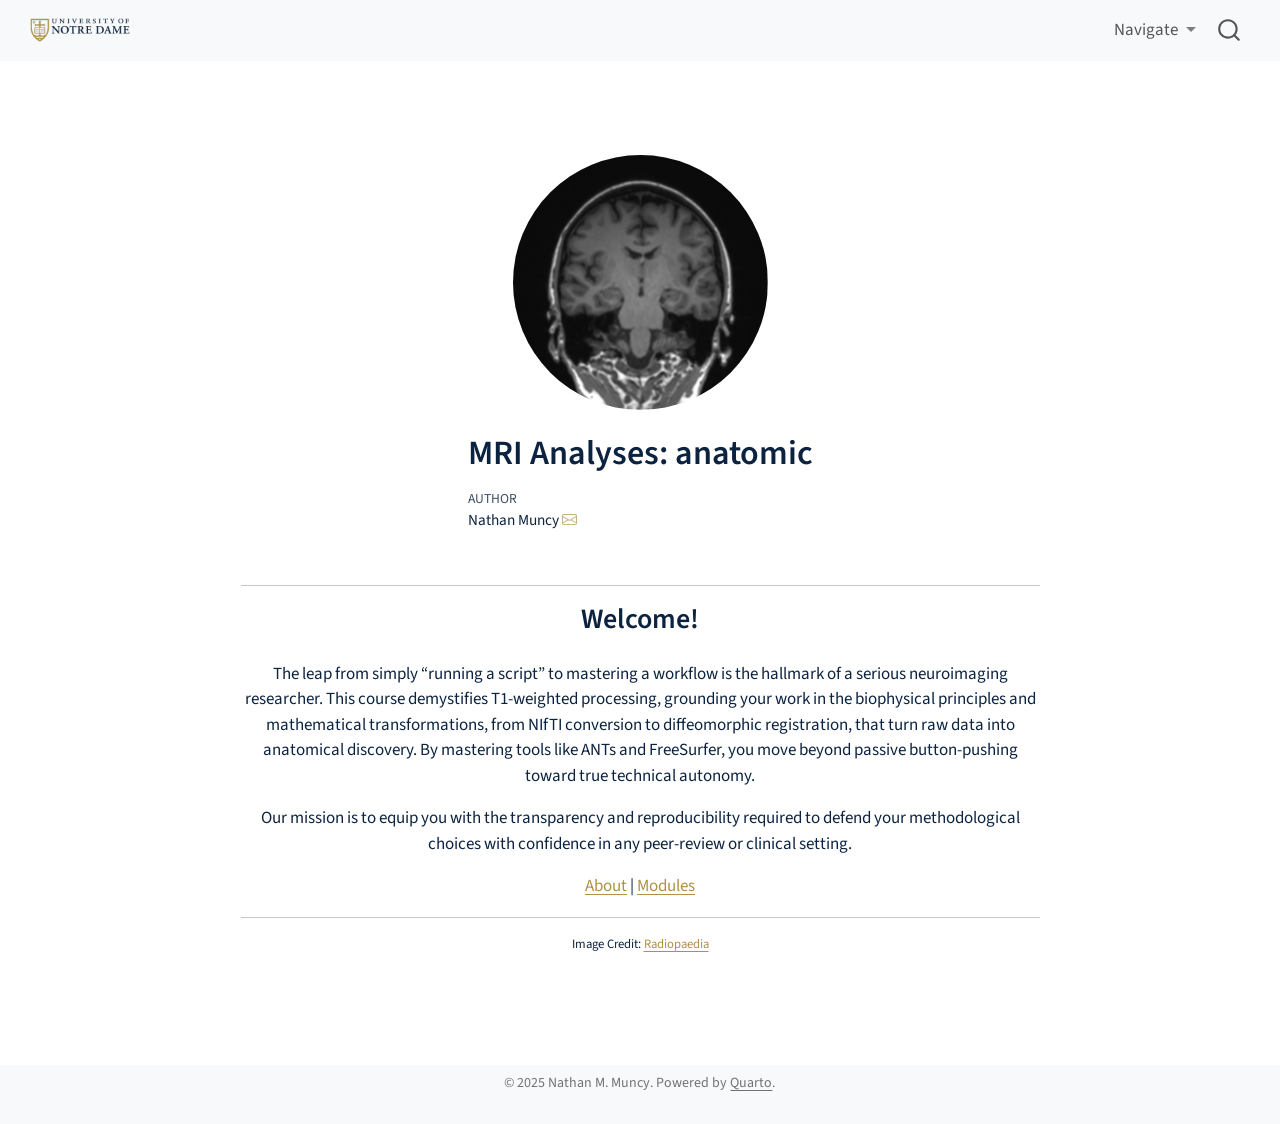
<file: docs/index.html>
<!DOCTYPE html>
<html xmlns="http://www.w3.org/1999/xhtml" lang="en" xml:lang="en"><head>

<meta charset="utf-8">
<meta name="generator" content="quarto-1.7.33">

<meta name="viewport" content="width=device-width, initial-scale=1.0, user-scalable=yes">

<meta name="author" content="Nathan Muncy">

<title>MRI Analyses: anatomic – Anatomic MRI</title>
<style>
code{white-space: pre-wrap;}
span.smallcaps{font-variant: small-caps;}
div.columns{display: flex; gap: min(4vw, 1.5em);}
div.column{flex: auto; overflow-x: auto;}
div.hanging-indent{margin-left: 1.5em; text-indent: -1.5em;}
ul.task-list{list-style: none;}
ul.task-list li input[type="checkbox"] {
  width: 0.8em;
  margin: 0 0.8em 0.2em -1em; /* quarto-specific, see https://github.com/quarto-dev/quarto-cli/issues/4556 */ 
  vertical-align: middle;
}
</style>


<script src="site_libs/quarto-nav/quarto-nav.js"></script>
<script src="site_libs/quarto-nav/headroom.min.js"></script>
<script src="site_libs/clipboard/clipboard.min.js"></script>
<script src="site_libs/quarto-search/autocomplete.umd.js"></script>
<script src="site_libs/quarto-search/fuse.min.js"></script>
<script src="site_libs/quarto-search/quarto-search.js"></script>
<meta name="quarto:offset" content="./">
<script src="site_libs/quarto-html/quarto.js" type="module"></script>
<script src="site_libs/quarto-html/tabsets/tabsets.js" type="module"></script>
<script src="site_libs/quarto-html/popper.min.js"></script>
<script src="site_libs/quarto-html/tippy.umd.min.js"></script>
<link href="site_libs/quarto-html/tippy.css" rel="stylesheet">
<link href="site_libs/quarto-html/quarto-syntax-highlighting-ea385d0e468b0dd5ea5bf0780b1290d9.css" rel="stylesheet" id="quarto-text-highlighting-styles">
<script src="site_libs/bootstrap/bootstrap.min.js"></script>
<link href="site_libs/bootstrap/bootstrap-icons.css" rel="stylesheet">
<link href="site_libs/bootstrap/bootstrap-aa7ab17dc3e7d0d34a26d46f2553ec94.min.css" rel="stylesheet" append-hash="true" id="quarto-bootstrap" data-mode="light">
<script id="quarto-search-options" type="application/json">{
  "location": "navbar",
  "copy-button": false,
  "collapse-after": 3,
  "panel-placement": "end",
  "type": "overlay",
  "limit": 50,
  "keyboard-shortcut": [
    "f",
    "/",
    "s"
  ],
  "show-item-context": false,
  "language": {
    "search-no-results-text": "No results",
    "search-matching-documents-text": "matching documents",
    "search-copy-link-title": "Copy link to search",
    "search-hide-matches-text": "Hide additional matches",
    "search-more-match-text": "more match in this document",
    "search-more-matches-text": "more matches in this document",
    "search-clear-button-title": "Clear",
    "search-text-placeholder": "",
    "search-detached-cancel-button-title": "Cancel",
    "search-submit-button-title": "Submit",
    "search-label": "Search"
  }
}</script>


<link rel="stylesheet" href="styles.css">
</head>

<body class="nav-fixed fullcontent quarto-light">

<div id="quarto-search-results"></div>
  <header id="quarto-header" class="headroom fixed-top">
    <nav class="navbar navbar-expand-lg " data-bs-theme="dark">
      <div class="navbar-container container-fluid">
      <div class="navbar-brand-container mx-auto">
    <a href="./index.html" class="navbar-brand navbar-brand-logo">
    <img src="./media/nd_logo.png" alt="" class="navbar-logo">
    </a>
  </div>
            <div id="quarto-search" class="" title="Search"></div>
          <button class="navbar-toggler" type="button" data-bs-toggle="collapse" data-bs-target="#navbarCollapse" aria-controls="navbarCollapse" role="menu" aria-expanded="false" aria-label="Toggle navigation" onclick="if (window.quartoToggleHeadroom) { window.quartoToggleHeadroom(); }">
  <span class="navbar-toggler-icon"></span>
</button>
          <div class="collapse navbar-collapse" id="navbarCollapse">
            <ul class="navbar-nav navbar-nav-scroll ms-auto">
  <li class="nav-item dropdown ">
    <a class="nav-link dropdown-toggle" href="#" id="nav-menu-navigate" role="link" data-bs-toggle="dropdown" aria-expanded="false">
 <span class="menu-text">Navigate</span>
    </a>
    <ul class="dropdown-menu dropdown-menu-end" aria-labelledby="nav-menu-navigate">    
        <li>
    <a class="dropdown-item" href="./index.html">
 <span class="dropdown-text">Home</span></a>
  </li>  
        <li>
    <a class="dropdown-item" href="./pages/about.html">
 <span class="dropdown-text">About</span></a>
  </li>  
        <li>
    <a class="dropdown-item" href="./pages/modules.html">
 <span class="dropdown-text">Modules</span></a>
  </li>  
    </ul>
  </li>
</ul>
          </div> <!-- /navcollapse -->
            <div class="quarto-navbar-tools">
</div>
      </div> <!-- /container-fluid -->
    </nav>
</header>
<!-- content -->
<div id="quarto-content" class="quarto-container page-columns page-rows-contents page-layout-article page-navbar">
<!-- sidebar -->
<!-- margin-sidebar -->
    
<!-- main -->
<div class="quarto-about-jolla">
  <img src="media/brain.png" class="about-image
  round " style="height: 15em; width: 15em;">
 <header id="title-block-header" class="quarto-title-block default">
<div class="quarto-title">
<h1 class="title">MRI Analyses: anatomic</h1>
</div>
<div class="quarto-title-meta">
    <div>
    <div class="quarto-title-meta-heading">Author</div>
    <div class="quarto-title-meta-contents">
             <p>Nathan Muncy <a href="mailto:nmuncy@nd.edu" class="quarto-title-author-email"><i class="bi bi-envelope"></i></a> </p>
          </div>
  </div>
  </div>
</header><main class="content" id="quarto-document-content">
<hr>
<section id="welcome" class="level2">
<h2 data-anchor-id="welcome">Welcome!</h2>
<p>The leap from simply “running a script” to mastering a workflow is the hallmark of a serious neuroimaging researcher. This course demystifies T1-weighted processing, grounding your work in the biophysical principles and mathematical transformations, from NIfTI conversion to diffeomorphic registration, that turn raw data into anatomical discovery. By mastering tools like ANTs and FreeSurfer, you move beyond passive button-pushing toward true technical autonomy.</p>
<p>Our mission is to equip you with the transparency and reproducibility required to defend your methodological choices with confidence in any peer-review or clinical setting.</p>
<p><a href="./pages/about.html">About</a> | <a href="./pages/modules.html">Modules</a></p>
<hr>
<div style="font-size: 0.75em;">
<p>Image Credit: <a href="https://radiopaedia.org/cases/normal-brain-mri-tle-protocol">Radiopaedia</a></p>
</div>


</section>
</main>  
</div>
 <!-- /main -->
<script id="quarto-html-after-body" type="application/javascript">
  window.document.addEventListener("DOMContentLoaded", function (event) {
    const isCodeAnnotation = (el) => {
      for (const clz of el.classList) {
        if (clz.startsWith('code-annotation-')) {                     
          return true;
        }
      }
      return false;
    }
    const onCopySuccess = function(e) {
      // button target
      const button = e.trigger;
      // don't keep focus
      button.blur();
      // flash "checked"
      button.classList.add('code-copy-button-checked');
      var currentTitle = button.getAttribute("title");
      button.setAttribute("title", "Copied!");
      let tooltip;
      if (window.bootstrap) {
        button.setAttribute("data-bs-toggle", "tooltip");
        button.setAttribute("data-bs-placement", "left");
        button.setAttribute("data-bs-title", "Copied!");
        tooltip = new bootstrap.Tooltip(button, 
          { trigger: "manual", 
            customClass: "code-copy-button-tooltip",
            offset: [0, -8]});
        tooltip.show();    
      }
      setTimeout(function() {
        if (tooltip) {
          tooltip.hide();
          button.removeAttribute("data-bs-title");
          button.removeAttribute("data-bs-toggle");
          button.removeAttribute("data-bs-placement");
        }
        button.setAttribute("title", currentTitle);
        button.classList.remove('code-copy-button-checked');
      }, 1000);
      // clear code selection
      e.clearSelection();
    }
    const getTextToCopy = function(trigger) {
        const codeEl = trigger.previousElementSibling.cloneNode(true);
        for (const childEl of codeEl.children) {
          if (isCodeAnnotation(childEl)) {
            childEl.remove();
          }
        }
        return codeEl.innerText;
    }
    const clipboard = new window.ClipboardJS('.code-copy-button:not([data-in-quarto-modal])', {
      text: getTextToCopy
    });
    clipboard.on('success', onCopySuccess);
    if (window.document.getElementById('quarto-embedded-source-code-modal')) {
      const clipboardModal = new window.ClipboardJS('.code-copy-button[data-in-quarto-modal]', {
        text: getTextToCopy,
        container: window.document.getElementById('quarto-embedded-source-code-modal')
      });
      clipboardModal.on('success', onCopySuccess);
    }
      var localhostRegex = new RegExp(/^(?:http|https):\/\/localhost\:?[0-9]*\//);
      var mailtoRegex = new RegExp(/^mailto:/);
        var filterRegex = new RegExp('/' + window.location.host + '/');
      var isInternal = (href) => {
          return filterRegex.test(href) || localhostRegex.test(href) || mailtoRegex.test(href);
      }
      // Inspect non-navigation links and adorn them if external
     var links = window.document.querySelectorAll('a[href]:not(.nav-link):not(.navbar-brand):not(.toc-action):not(.sidebar-link):not(.sidebar-item-toggle):not(.pagination-link):not(.no-external):not([aria-hidden]):not(.dropdown-item):not(.quarto-navigation-tool):not(.about-link)');
      for (var i=0; i<links.length; i++) {
        const link = links[i];
        if (!isInternal(link.href)) {
          // undo the damage that might have been done by quarto-nav.js in the case of
          // links that we want to consider external
          if (link.dataset.originalHref !== undefined) {
            link.href = link.dataset.originalHref;
          }
        }
      }
    function tippyHover(el, contentFn, onTriggerFn, onUntriggerFn) {
      const config = {
        allowHTML: true,
        maxWidth: 500,
        delay: 100,
        arrow: false,
        appendTo: function(el) {
            return el.parentElement;
        },
        interactive: true,
        interactiveBorder: 10,
        theme: 'quarto',
        placement: 'bottom-start',
      };
      if (contentFn) {
        config.content = contentFn;
      }
      if (onTriggerFn) {
        config.onTrigger = onTriggerFn;
      }
      if (onUntriggerFn) {
        config.onUntrigger = onUntriggerFn;
      }
      window.tippy(el, config); 
    }
    const noterefs = window.document.querySelectorAll('a[role="doc-noteref"]');
    for (var i=0; i<noterefs.length; i++) {
      const ref = noterefs[i];
      tippyHover(ref, function() {
        // use id or data attribute instead here
        let href = ref.getAttribute('data-footnote-href') || ref.getAttribute('href');
        try { href = new URL(href).hash; } catch {}
        const id = href.replace(/^#\/?/, "");
        const note = window.document.getElementById(id);
        if (note) {
          return note.innerHTML;
        } else {
          return "";
        }
      });
    }
    const xrefs = window.document.querySelectorAll('a.quarto-xref');
    const processXRef = (id, note) => {
      // Strip column container classes
      const stripColumnClz = (el) => {
        el.classList.remove("page-full", "page-columns");
        if (el.children) {
          for (const child of el.children) {
            stripColumnClz(child);
          }
        }
      }
      stripColumnClz(note)
      if (id === null || id.startsWith('sec-')) {
        // Special case sections, only their first couple elements
        const container = document.createElement("div");
        if (note.children && note.children.length > 2) {
          container.appendChild(note.children[0].cloneNode(true));
          for (let i = 1; i < note.children.length; i++) {
            const child = note.children[i];
            if (child.tagName === "P" && child.innerText === "") {
              continue;
            } else {
              container.appendChild(child.cloneNode(true));
              break;
            }
          }
          if (window.Quarto?.typesetMath) {
            window.Quarto.typesetMath(container);
          }
          return container.innerHTML
        } else {
          if (window.Quarto?.typesetMath) {
            window.Quarto.typesetMath(note);
          }
          return note.innerHTML;
        }
      } else {
        // Remove any anchor links if they are present
        const anchorLink = note.querySelector('a.anchorjs-link');
        if (anchorLink) {
          anchorLink.remove();
        }
        if (window.Quarto?.typesetMath) {
          window.Quarto.typesetMath(note);
        }
        if (note.classList.contains("callout")) {
          return note.outerHTML;
        } else {
          return note.innerHTML;
        }
      }
    }
    for (var i=0; i<xrefs.length; i++) {
      const xref = xrefs[i];
      tippyHover(xref, undefined, function(instance) {
        instance.disable();
        let url = xref.getAttribute('href');
        let hash = undefined; 
        if (url.startsWith('#')) {
          hash = url;
        } else {
          try { hash = new URL(url).hash; } catch {}
        }
        if (hash) {
          const id = hash.replace(/^#\/?/, "");
          const note = window.document.getElementById(id);
          if (note !== null) {
            try {
              const html = processXRef(id, note.cloneNode(true));
              instance.setContent(html);
            } finally {
              instance.enable();
              instance.show();
            }
          } else {
            // See if we can fetch this
            fetch(url.split('#')[0])
            .then(res => res.text())
            .then(html => {
              const parser = new DOMParser();
              const htmlDoc = parser.parseFromString(html, "text/html");
              const note = htmlDoc.getElementById(id);
              if (note !== null) {
                const html = processXRef(id, note);
                instance.setContent(html);
              } 
            }).finally(() => {
              instance.enable();
              instance.show();
            });
          }
        } else {
          // See if we can fetch a full url (with no hash to target)
          // This is a special case and we should probably do some content thinning / targeting
          fetch(url)
          .then(res => res.text())
          .then(html => {
            const parser = new DOMParser();
            const htmlDoc = parser.parseFromString(html, "text/html");
            const note = htmlDoc.querySelector('main.content');
            if (note !== null) {
              // This should only happen for chapter cross references
              // (since there is no id in the URL)
              // remove the first header
              if (note.children.length > 0 && note.children[0].tagName === "HEADER") {
                note.children[0].remove();
              }
              const html = processXRef(null, note);
              instance.setContent(html);
            } 
          }).finally(() => {
            instance.enable();
            instance.show();
          });
        }
      }, function(instance) {
      });
    }
        let selectedAnnoteEl;
        const selectorForAnnotation = ( cell, annotation) => {
          let cellAttr = 'data-code-cell="' + cell + '"';
          let lineAttr = 'data-code-annotation="' +  annotation + '"';
          const selector = 'span[' + cellAttr + '][' + lineAttr + ']';
          return selector;
        }
        const selectCodeLines = (annoteEl) => {
          const doc = window.document;
          const targetCell = annoteEl.getAttribute("data-target-cell");
          const targetAnnotation = annoteEl.getAttribute("data-target-annotation");
          const annoteSpan = window.document.querySelector(selectorForAnnotation(targetCell, targetAnnotation));
          const lines = annoteSpan.getAttribute("data-code-lines").split(",");
          const lineIds = lines.map((line) => {
            return targetCell + "-" + line;
          })
          let top = null;
          let height = null;
          let parent = null;
          if (lineIds.length > 0) {
              //compute the position of the single el (top and bottom and make a div)
              const el = window.document.getElementById(lineIds[0]);
              top = el.offsetTop;
              height = el.offsetHeight;
              parent = el.parentElement.parentElement;
            if (lineIds.length > 1) {
              const lastEl = window.document.getElementById(lineIds[lineIds.length - 1]);
              const bottom = lastEl.offsetTop + lastEl.offsetHeight;
              height = bottom - top;
            }
            if (top !== null && height !== null && parent !== null) {
              // cook up a div (if necessary) and position it 
              let div = window.document.getElementById("code-annotation-line-highlight");
              if (div === null) {
                div = window.document.createElement("div");
                div.setAttribute("id", "code-annotation-line-highlight");
                div.style.position = 'absolute';
                parent.appendChild(div);
              }
              div.style.top = top - 2 + "px";
              div.style.height = height + 4 + "px";
              div.style.left = 0;
              let gutterDiv = window.document.getElementById("code-annotation-line-highlight-gutter");
              if (gutterDiv === null) {
                gutterDiv = window.document.createElement("div");
                gutterDiv.setAttribute("id", "code-annotation-line-highlight-gutter");
                gutterDiv.style.position = 'absolute';
                const codeCell = window.document.getElementById(targetCell);
                const gutter = codeCell.querySelector('.code-annotation-gutter');
                gutter.appendChild(gutterDiv);
              }
              gutterDiv.style.top = top - 2 + "px";
              gutterDiv.style.height = height + 4 + "px";
            }
            selectedAnnoteEl = annoteEl;
          }
        };
        const unselectCodeLines = () => {
          const elementsIds = ["code-annotation-line-highlight", "code-annotation-line-highlight-gutter"];
          elementsIds.forEach((elId) => {
            const div = window.document.getElementById(elId);
            if (div) {
              div.remove();
            }
          });
          selectedAnnoteEl = undefined;
        };
          // Handle positioning of the toggle
      window.addEventListener(
        "resize",
        throttle(() => {
          elRect = undefined;
          if (selectedAnnoteEl) {
            selectCodeLines(selectedAnnoteEl);
          }
        }, 10)
      );
      function throttle(fn, ms) {
      let throttle = false;
      let timer;
        return (...args) => {
          if(!throttle) { // first call gets through
              fn.apply(this, args);
              throttle = true;
          } else { // all the others get throttled
              if(timer) clearTimeout(timer); // cancel #2
              timer = setTimeout(() => {
                fn.apply(this, args);
                timer = throttle = false;
              }, ms);
          }
        };
      }
        // Attach click handler to the DT
        const annoteDls = window.document.querySelectorAll('dt[data-target-cell]');
        for (const annoteDlNode of annoteDls) {
          annoteDlNode.addEventListener('click', (event) => {
            const clickedEl = event.target;
            if (clickedEl !== selectedAnnoteEl) {
              unselectCodeLines();
              const activeEl = window.document.querySelector('dt[data-target-cell].code-annotation-active');
              if (activeEl) {
                activeEl.classList.remove('code-annotation-active');
              }
              selectCodeLines(clickedEl);
              clickedEl.classList.add('code-annotation-active');
            } else {
              // Unselect the line
              unselectCodeLines();
              clickedEl.classList.remove('code-annotation-active');
            }
          });
        }
    const findCites = (el) => {
      const parentEl = el.parentElement;
      if (parentEl) {
        const cites = parentEl.dataset.cites;
        if (cites) {
          return {
            el,
            cites: cites.split(' ')
          };
        } else {
          return findCites(el.parentElement)
        }
      } else {
        return undefined;
      }
    };
    var bibliorefs = window.document.querySelectorAll('a[role="doc-biblioref"]');
    for (var i=0; i<bibliorefs.length; i++) {
      const ref = bibliorefs[i];
      const citeInfo = findCites(ref);
      if (citeInfo) {
        tippyHover(citeInfo.el, function() {
          var popup = window.document.createElement('div');
          citeInfo.cites.forEach(function(cite) {
            var citeDiv = window.document.createElement('div');
            citeDiv.classList.add('hanging-indent');
            citeDiv.classList.add('csl-entry');
            var biblioDiv = window.document.getElementById('ref-' + cite);
            if (biblioDiv) {
              citeDiv.innerHTML = biblioDiv.innerHTML;
            }
            popup.appendChild(citeDiv);
          });
          return popup.innerHTML;
        });
      }
    }
  });
  </script>
</div> <!-- /content -->
<footer class="footer">
  <div class="nav-footer">
    <div class="nav-footer-left">
      &nbsp;
    </div>   
    <div class="nav-footer-center">
<p>© 2025 Nathan M. Muncy. Powered by <a href="https://www.quarto.org">Quarto</a>.</p>
</div>
    <div class="nav-footer-right">
      &nbsp;
    </div>
  </div>
</footer>




</body></html>
</file>
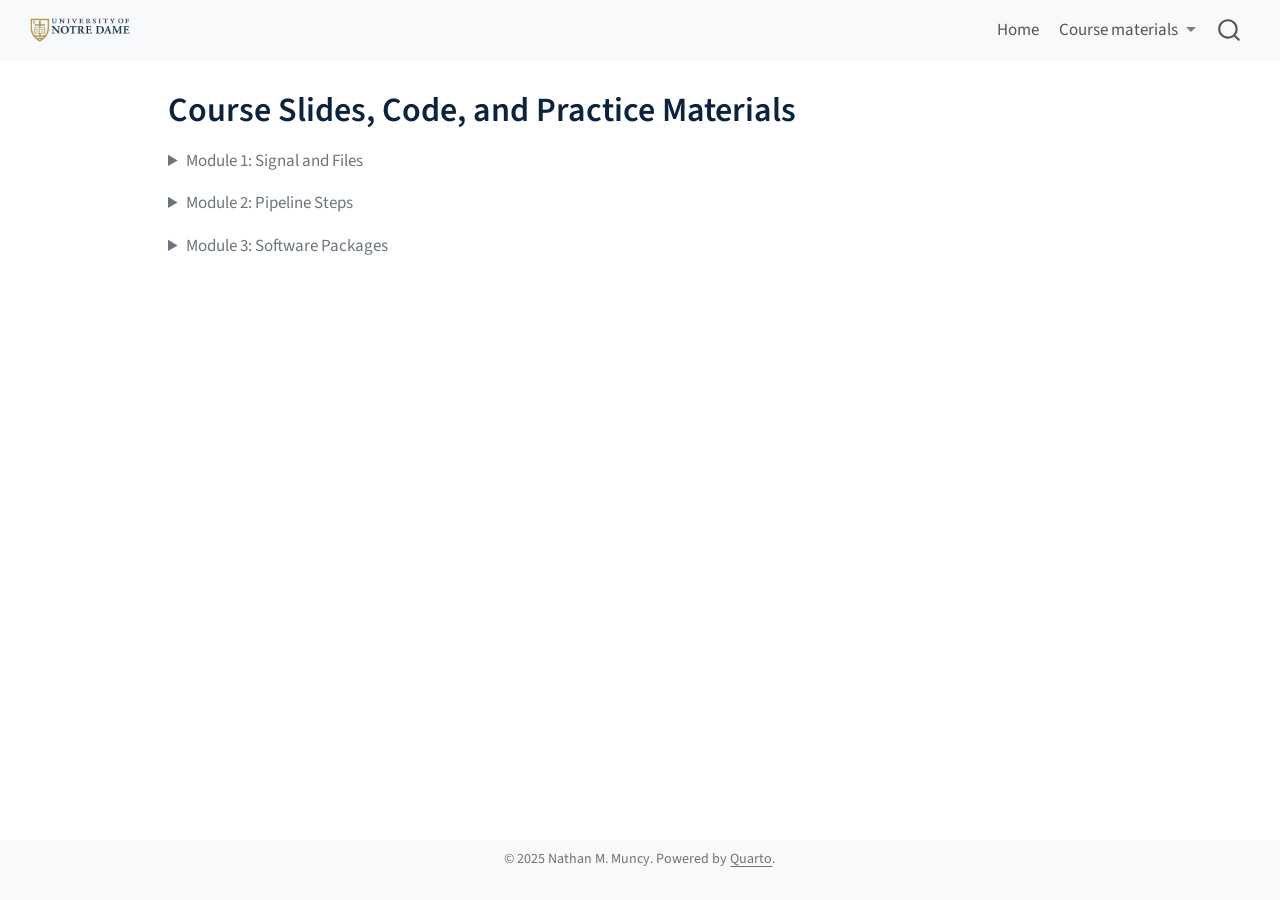
<file: docs/materials.html>
<!DOCTYPE html>
<html xmlns="http://www.w3.org/1999/xhtml" lang="en" xml:lang="en"><head>

<meta charset="utf-8">
<meta name="generator" content="quarto-1.7.33">

<meta name="viewport" content="width=device-width, initial-scale=1.0, user-scalable=yes">


<title>Course Slides, Code, and Practice Materials – Anatomic MRI</title>
<style>
code{white-space: pre-wrap;}
span.smallcaps{font-variant: small-caps;}
div.columns{display: flex; gap: min(4vw, 1.5em);}
div.column{flex: auto; overflow-x: auto;}
div.hanging-indent{margin-left: 1.5em; text-indent: -1.5em;}
ul.task-list{list-style: none;}
ul.task-list li input[type="checkbox"] {
  width: 0.8em;
  margin: 0 0.8em 0.2em -1em; /* quarto-specific, see https://github.com/quarto-dev/quarto-cli/issues/4556 */ 
  vertical-align: middle;
}
</style>


<script src="site_libs/quarto-nav/quarto-nav.js"></script>
<script src="site_libs/quarto-nav/headroom.min.js"></script>
<script src="site_libs/clipboard/clipboard.min.js"></script>
<script src="site_libs/quarto-search/autocomplete.umd.js"></script>
<script src="site_libs/quarto-search/fuse.min.js"></script>
<script src="site_libs/quarto-search/quarto-search.js"></script>
<meta name="quarto:offset" content="./">
<script src="site_libs/quarto-html/quarto.js" type="module"></script>
<script src="site_libs/quarto-html/tabsets/tabsets.js" type="module"></script>
<script src="site_libs/quarto-html/popper.min.js"></script>
<script src="site_libs/quarto-html/tippy.umd.min.js"></script>
<script src="site_libs/quarto-html/anchor.min.js"></script>
<link href="site_libs/quarto-html/tippy.css" rel="stylesheet">
<link href="site_libs/quarto-html/quarto-syntax-highlighting-ea385d0e468b0dd5ea5bf0780b1290d9.css" rel="stylesheet" id="quarto-text-highlighting-styles">
<script src="site_libs/bootstrap/bootstrap.min.js"></script>
<link href="site_libs/bootstrap/bootstrap-icons.css" rel="stylesheet">
<link href="site_libs/bootstrap/bootstrap-aa7ab17dc3e7d0d34a26d46f2553ec94.min.css" rel="stylesheet" append-hash="true" id="quarto-bootstrap" data-mode="light">
<script id="quarto-search-options" type="application/json">{
  "location": "navbar",
  "copy-button": false,
  "collapse-after": 3,
  "panel-placement": "end",
  "type": "overlay",
  "limit": 50,
  "keyboard-shortcut": [
    "f",
    "/",
    "s"
  ],
  "show-item-context": false,
  "language": {
    "search-no-results-text": "No results",
    "search-matching-documents-text": "matching documents",
    "search-copy-link-title": "Copy link to search",
    "search-hide-matches-text": "Hide additional matches",
    "search-more-match-text": "more match in this document",
    "search-more-matches-text": "more matches in this document",
    "search-clear-button-title": "Clear",
    "search-text-placeholder": "",
    "search-detached-cancel-button-title": "Cancel",
    "search-submit-button-title": "Submit",
    "search-label": "Search"
  }
}</script>


<link rel="stylesheet" href="styles.css">
</head>

<body class="nav-fixed quarto-light">

<div id="quarto-search-results"></div>
  <header id="quarto-header" class="headroom fixed-top">
    <nav class="navbar navbar-expand-lg " data-bs-theme="dark">
      <div class="navbar-container container-fluid">
      <div class="navbar-brand-container mx-auto">
    <a href="./index.html" class="navbar-brand navbar-brand-logo">
    <img src="./media/nd_logo.png" alt="" class="navbar-logo">
    </a>
  </div>
            <div id="quarto-search" class="" title="Search"></div>
          <button class="navbar-toggler" type="button" data-bs-toggle="collapse" data-bs-target="#navbarCollapse" aria-controls="navbarCollapse" role="menu" aria-expanded="false" aria-label="Toggle navigation" onclick="if (window.quartoToggleHeadroom) { window.quartoToggleHeadroom(); }">
  <span class="navbar-toggler-icon"></span>
</button>
          <div class="collapse navbar-collapse" id="navbarCollapse">
            <ul class="navbar-nav navbar-nav-scroll ms-auto">
  <li class="nav-item">
    <a class="nav-link" href="./index.html"> 
<span class="menu-text">Home</span></a>
  </li>  
  <li class="nav-item dropdown ">
    <a class="nav-link dropdown-toggle" href="#" id="nav-menu-course-materials" role="link" data-bs-toggle="dropdown" aria-expanded="false">
 <span class="menu-text">Course materials</span>
    </a>
    <ul class="dropdown-menu dropdown-menu-end" aria-labelledby="nav-menu-course-materials">    
        <li>
    <a class="dropdown-item" href="./materials.html">
 <span class="dropdown-text">Slides, Code, and Practices</span></a>
  </li>  
    </ul>
  </li>
</ul>
          </div> <!-- /navcollapse -->
            <div class="quarto-navbar-tools">
</div>
      </div> <!-- /container-fluid -->
    </nav>
</header>
<!-- content -->
<div id="quarto-content" class="quarto-container page-columns page-rows-contents page-layout-article page-navbar">
<!-- sidebar -->
<!-- margin-sidebar -->
    <div id="quarto-margin-sidebar" class="sidebar margin-sidebar zindex-bottom">
        
    </div>
<!-- main -->
<main class="content" id="quarto-document-content">

<header id="title-block-header" class="quarto-title-block default">
<div class="quarto-title">
<h1 class="title">Course Slides, Code, and Practice Materials</h1>
</div>



<div class="quarto-title-meta">

    
  
    
  </div>
  


</header>


<!--
- Anatomical - signal source, image type utility (anatomy, parcellate, volume)
- DICOM - structure, interacting, source
- NIfTI - structure, creating, interacting (mango, afni, fsl)
- Inhomogeneity - signal distribution (and source), intensity vs anatomy, correcting
- Brain extraction - bet, 3dskullstrip, ants
- Tissue segmentation - ants
- Transformation - rigid, affine, diffeomorphic, templates and atlases (Talairach, MNI)
- Parcellation
- ANTs - registration based segmentation, template construction
- FreeSurfer - pipeline, prep, execution, output files
- fMRIPrep - https://fmriprep.org/en/stable/workflows.html#preprocessing-of-structural-mri
-->
<details>
<summary>
Module 1: Signal and Files
</summary>
<table class="caption-top table">
<thead>
<tr class="header">
<th>Topic</th>
<th>Slides</th>
<th>Code</th>
<th>Exercises</th>
<th></th>
<th></th>
</tr>
</thead>
<tbody>
<tr class="odd">
<td>1. Magnetic Resonance Imaging</td>
<td><a href="./lectures/mri_overview/mri_overview.html">Slides</a></td>
<td>Code</td>
<td>Practice</td>
<td></td>
<td></td>
</tr>
<tr class="even">
<td>2. T1-weighted signal</td>
<td><a href="./lectures/t1w_signal/t1w_signal.html">Slides</a></td>
<td>Code</td>
<td>Practice</td>
<td></td>
<td></td>
</tr>
<tr class="odd">
<td>3. DICOM</td>
<td>Slides</td>
<td>Code</td>
<td>Practice</td>
<td></td>
<td></td>
</tr>
<tr class="even">
<td>4. NIfTI</td>
<td>Slides</td>
<td>Code</td>
<td>Practice</td>
<td></td>
<td></td>
</tr>
</tbody>
</table>
</details>
<details>
<summary>
Module 2: Pipeline Steps
</summary>
<table class="caption-top table">
<thead>
<tr class="header">
<th>Topic</th>
<th>Slides</th>
<th>Code</th>
<th>Exercises</th>
<th></th>
<th></th>
</tr>
</thead>
<tbody>
<tr class="odd">
<td>1. Bias correction</td>
<td>Slides</td>
<td>Code</td>
<td>Practice</td>
<td></td>
<td></td>
</tr>
<tr class="even">
<td>2. Brain extraction</td>
<td>Slides</td>
<td>Code</td>
<td>Practice</td>
<td></td>
<td></td>
</tr>
<tr class="odd">
<td>3. Tissue segmentation</td>
<td>Slides</td>
<td>Code</td>
<td>Practice</td>
<td></td>
<td></td>
</tr>
<tr class="even">
<td>4. Transformation</td>
<td>Slides</td>
<td>Code</td>
<td>Practice</td>
<td></td>
<td></td>
</tr>
</tbody>
</table>
</details>
<details>
<summary>
Module 3: Software Packages
</summary>
<table class="caption-top table">
<thead>
<tr class="header">
<th>Topic</th>
<th>Slides</th>
<th>Code</th>
<th>Exercises</th>
<th></th>
<th></th>
</tr>
</thead>
<tbody>
<tr class="odd">
<td>1. ITK-snap</td>
<td>Slides</td>
<td>Code</td>
<td>Practice</td>
<td></td>
<td></td>
</tr>
<tr class="even">
<td>2. ANTs</td>
<td>Slides</td>
<td>Code</td>
<td>Practice</td>
<td></td>
<td></td>
</tr>
<tr class="odd">
<td>3. FreeSurfer</td>
<td>Slides</td>
<td>Code</td>
<td>Practice</td>
<td></td>
<td></td>
</tr>
<tr class="even">
<td>4. fMRIPrep</td>
<td>Slides</td>
<td>Code</td>
<td>Practice</td>
<td></td>
<td></td>
</tr>
</tbody>
</table>
</details>



</main> <!-- /main -->
<script id="quarto-html-after-body" type="application/javascript">
  window.document.addEventListener("DOMContentLoaded", function (event) {
    const icon = "";
    const anchorJS = new window.AnchorJS();
    anchorJS.options = {
      placement: 'right',
      icon: icon
    };
    anchorJS.add('.anchored');
    const isCodeAnnotation = (el) => {
      for (const clz of el.classList) {
        if (clz.startsWith('code-annotation-')) {                     
          return true;
        }
      }
      return false;
    }
    const onCopySuccess = function(e) {
      // button target
      const button = e.trigger;
      // don't keep focus
      button.blur();
      // flash "checked"
      button.classList.add('code-copy-button-checked');
      var currentTitle = button.getAttribute("title");
      button.setAttribute("title", "Copied!");
      let tooltip;
      if (window.bootstrap) {
        button.setAttribute("data-bs-toggle", "tooltip");
        button.setAttribute("data-bs-placement", "left");
        button.setAttribute("data-bs-title", "Copied!");
        tooltip = new bootstrap.Tooltip(button, 
          { trigger: "manual", 
            customClass: "code-copy-button-tooltip",
            offset: [0, -8]});
        tooltip.show();    
      }
      setTimeout(function() {
        if (tooltip) {
          tooltip.hide();
          button.removeAttribute("data-bs-title");
          button.removeAttribute("data-bs-toggle");
          button.removeAttribute("data-bs-placement");
        }
        button.setAttribute("title", currentTitle);
        button.classList.remove('code-copy-button-checked');
      }, 1000);
      // clear code selection
      e.clearSelection();
    }
    const getTextToCopy = function(trigger) {
        const codeEl = trigger.previousElementSibling.cloneNode(true);
        for (const childEl of codeEl.children) {
          if (isCodeAnnotation(childEl)) {
            childEl.remove();
          }
        }
        return codeEl.innerText;
    }
    const clipboard = new window.ClipboardJS('.code-copy-button:not([data-in-quarto-modal])', {
      text: getTextToCopy
    });
    clipboard.on('success', onCopySuccess);
    if (window.document.getElementById('quarto-embedded-source-code-modal')) {
      const clipboardModal = new window.ClipboardJS('.code-copy-button[data-in-quarto-modal]', {
        text: getTextToCopy,
        container: window.document.getElementById('quarto-embedded-source-code-modal')
      });
      clipboardModal.on('success', onCopySuccess);
    }
      var localhostRegex = new RegExp(/^(?:http|https):\/\/localhost\:?[0-9]*\//);
      var mailtoRegex = new RegExp(/^mailto:/);
        var filterRegex = new RegExp('/' + window.location.host + '/');
      var isInternal = (href) => {
          return filterRegex.test(href) || localhostRegex.test(href) || mailtoRegex.test(href);
      }
      // Inspect non-navigation links and adorn them if external
     var links = window.document.querySelectorAll('a[href]:not(.nav-link):not(.navbar-brand):not(.toc-action):not(.sidebar-link):not(.sidebar-item-toggle):not(.pagination-link):not(.no-external):not([aria-hidden]):not(.dropdown-item):not(.quarto-navigation-tool):not(.about-link)');
      for (var i=0; i<links.length; i++) {
        const link = links[i];
        if (!isInternal(link.href)) {
          // undo the damage that might have been done by quarto-nav.js in the case of
          // links that we want to consider external
          if (link.dataset.originalHref !== undefined) {
            link.href = link.dataset.originalHref;
          }
        }
      }
    function tippyHover(el, contentFn, onTriggerFn, onUntriggerFn) {
      const config = {
        allowHTML: true,
        maxWidth: 500,
        delay: 100,
        arrow: false,
        appendTo: function(el) {
            return el.parentElement;
        },
        interactive: true,
        interactiveBorder: 10,
        theme: 'quarto',
        placement: 'bottom-start',
      };
      if (contentFn) {
        config.content = contentFn;
      }
      if (onTriggerFn) {
        config.onTrigger = onTriggerFn;
      }
      if (onUntriggerFn) {
        config.onUntrigger = onUntriggerFn;
      }
      window.tippy(el, config); 
    }
    const noterefs = window.document.querySelectorAll('a[role="doc-noteref"]');
    for (var i=0; i<noterefs.length; i++) {
      const ref = noterefs[i];
      tippyHover(ref, function() {
        // use id or data attribute instead here
        let href = ref.getAttribute('data-footnote-href') || ref.getAttribute('href');
        try { href = new URL(href).hash; } catch {}
        const id = href.replace(/^#\/?/, "");
        const note = window.document.getElementById(id);
        if (note) {
          return note.innerHTML;
        } else {
          return "";
        }
      });
    }
    const xrefs = window.document.querySelectorAll('a.quarto-xref');
    const processXRef = (id, note) => {
      // Strip column container classes
      const stripColumnClz = (el) => {
        el.classList.remove("page-full", "page-columns");
        if (el.children) {
          for (const child of el.children) {
            stripColumnClz(child);
          }
        }
      }
      stripColumnClz(note)
      if (id === null || id.startsWith('sec-')) {
        // Special case sections, only their first couple elements
        const container = document.createElement("div");
        if (note.children && note.children.length > 2) {
          container.appendChild(note.children[0].cloneNode(true));
          for (let i = 1; i < note.children.length; i++) {
            const child = note.children[i];
            if (child.tagName === "P" && child.innerText === "") {
              continue;
            } else {
              container.appendChild(child.cloneNode(true));
              break;
            }
          }
          if (window.Quarto?.typesetMath) {
            window.Quarto.typesetMath(container);
          }
          return container.innerHTML
        } else {
          if (window.Quarto?.typesetMath) {
            window.Quarto.typesetMath(note);
          }
          return note.innerHTML;
        }
      } else {
        // Remove any anchor links if they are present
        const anchorLink = note.querySelector('a.anchorjs-link');
        if (anchorLink) {
          anchorLink.remove();
        }
        if (window.Quarto?.typesetMath) {
          window.Quarto.typesetMath(note);
        }
        if (note.classList.contains("callout")) {
          return note.outerHTML;
        } else {
          return note.innerHTML;
        }
      }
    }
    for (var i=0; i<xrefs.length; i++) {
      const xref = xrefs[i];
      tippyHover(xref, undefined, function(instance) {
        instance.disable();
        let url = xref.getAttribute('href');
        let hash = undefined; 
        if (url.startsWith('#')) {
          hash = url;
        } else {
          try { hash = new URL(url).hash; } catch {}
        }
        if (hash) {
          const id = hash.replace(/^#\/?/, "");
          const note = window.document.getElementById(id);
          if (note !== null) {
            try {
              const html = processXRef(id, note.cloneNode(true));
              instance.setContent(html);
            } finally {
              instance.enable();
              instance.show();
            }
          } else {
            // See if we can fetch this
            fetch(url.split('#')[0])
            .then(res => res.text())
            .then(html => {
              const parser = new DOMParser();
              const htmlDoc = parser.parseFromString(html, "text/html");
              const note = htmlDoc.getElementById(id);
              if (note !== null) {
                const html = processXRef(id, note);
                instance.setContent(html);
              } 
            }).finally(() => {
              instance.enable();
              instance.show();
            });
          }
        } else {
          // See if we can fetch a full url (with no hash to target)
          // This is a special case and we should probably do some content thinning / targeting
          fetch(url)
          .then(res => res.text())
          .then(html => {
            const parser = new DOMParser();
            const htmlDoc = parser.parseFromString(html, "text/html");
            const note = htmlDoc.querySelector('main.content');
            if (note !== null) {
              // This should only happen for chapter cross references
              // (since there is no id in the URL)
              // remove the first header
              if (note.children.length > 0 && note.children[0].tagName === "HEADER") {
                note.children[0].remove();
              }
              const html = processXRef(null, note);
              instance.setContent(html);
            } 
          }).finally(() => {
            instance.enable();
            instance.show();
          });
        }
      }, function(instance) {
      });
    }
        let selectedAnnoteEl;
        const selectorForAnnotation = ( cell, annotation) => {
          let cellAttr = 'data-code-cell="' + cell + '"';
          let lineAttr = 'data-code-annotation="' +  annotation + '"';
          const selector = 'span[' + cellAttr + '][' + lineAttr + ']';
          return selector;
        }
        const selectCodeLines = (annoteEl) => {
          const doc = window.document;
          const targetCell = annoteEl.getAttribute("data-target-cell");
          const targetAnnotation = annoteEl.getAttribute("data-target-annotation");
          const annoteSpan = window.document.querySelector(selectorForAnnotation(targetCell, targetAnnotation));
          const lines = annoteSpan.getAttribute("data-code-lines").split(",");
          const lineIds = lines.map((line) => {
            return targetCell + "-" + line;
          })
          let top = null;
          let height = null;
          let parent = null;
          if (lineIds.length > 0) {
              //compute the position of the single el (top and bottom and make a div)
              const el = window.document.getElementById(lineIds[0]);
              top = el.offsetTop;
              height = el.offsetHeight;
              parent = el.parentElement.parentElement;
            if (lineIds.length > 1) {
              const lastEl = window.document.getElementById(lineIds[lineIds.length - 1]);
              const bottom = lastEl.offsetTop + lastEl.offsetHeight;
              height = bottom - top;
            }
            if (top !== null && height !== null && parent !== null) {
              // cook up a div (if necessary) and position it 
              let div = window.document.getElementById("code-annotation-line-highlight");
              if (div === null) {
                div = window.document.createElement("div");
                div.setAttribute("id", "code-annotation-line-highlight");
                div.style.position = 'absolute';
                parent.appendChild(div);
              }
              div.style.top = top - 2 + "px";
              div.style.height = height + 4 + "px";
              div.style.left = 0;
              let gutterDiv = window.document.getElementById("code-annotation-line-highlight-gutter");
              if (gutterDiv === null) {
                gutterDiv = window.document.createElement("div");
                gutterDiv.setAttribute("id", "code-annotation-line-highlight-gutter");
                gutterDiv.style.position = 'absolute';
                const codeCell = window.document.getElementById(targetCell);
                const gutter = codeCell.querySelector('.code-annotation-gutter');
                gutter.appendChild(gutterDiv);
              }
              gutterDiv.style.top = top - 2 + "px";
              gutterDiv.style.height = height + 4 + "px";
            }
            selectedAnnoteEl = annoteEl;
          }
        };
        const unselectCodeLines = () => {
          const elementsIds = ["code-annotation-line-highlight", "code-annotation-line-highlight-gutter"];
          elementsIds.forEach((elId) => {
            const div = window.document.getElementById(elId);
            if (div) {
              div.remove();
            }
          });
          selectedAnnoteEl = undefined;
        };
          // Handle positioning of the toggle
      window.addEventListener(
        "resize",
        throttle(() => {
          elRect = undefined;
          if (selectedAnnoteEl) {
            selectCodeLines(selectedAnnoteEl);
          }
        }, 10)
      );
      function throttle(fn, ms) {
      let throttle = false;
      let timer;
        return (...args) => {
          if(!throttle) { // first call gets through
              fn.apply(this, args);
              throttle = true;
          } else { // all the others get throttled
              if(timer) clearTimeout(timer); // cancel #2
              timer = setTimeout(() => {
                fn.apply(this, args);
                timer = throttle = false;
              }, ms);
          }
        };
      }
        // Attach click handler to the DT
        const annoteDls = window.document.querySelectorAll('dt[data-target-cell]');
        for (const annoteDlNode of annoteDls) {
          annoteDlNode.addEventListener('click', (event) => {
            const clickedEl = event.target;
            if (clickedEl !== selectedAnnoteEl) {
              unselectCodeLines();
              const activeEl = window.document.querySelector('dt[data-target-cell].code-annotation-active');
              if (activeEl) {
                activeEl.classList.remove('code-annotation-active');
              }
              selectCodeLines(clickedEl);
              clickedEl.classList.add('code-annotation-active');
            } else {
              // Unselect the line
              unselectCodeLines();
              clickedEl.classList.remove('code-annotation-active');
            }
          });
        }
    const findCites = (el) => {
      const parentEl = el.parentElement;
      if (parentEl) {
        const cites = parentEl.dataset.cites;
        if (cites) {
          return {
            el,
            cites: cites.split(' ')
          };
        } else {
          return findCites(el.parentElement)
        }
      } else {
        return undefined;
      }
    };
    var bibliorefs = window.document.querySelectorAll('a[role="doc-biblioref"]');
    for (var i=0; i<bibliorefs.length; i++) {
      const ref = bibliorefs[i];
      const citeInfo = findCites(ref);
      if (citeInfo) {
        tippyHover(citeInfo.el, function() {
          var popup = window.document.createElement('div');
          citeInfo.cites.forEach(function(cite) {
            var citeDiv = window.document.createElement('div');
            citeDiv.classList.add('hanging-indent');
            citeDiv.classList.add('csl-entry');
            var biblioDiv = window.document.getElementById('ref-' + cite);
            if (biblioDiv) {
              citeDiv.innerHTML = biblioDiv.innerHTML;
            }
            popup.appendChild(citeDiv);
          });
          return popup.innerHTML;
        });
      }
    }
  });
  </script>
</div> <!-- /content -->
<footer class="footer">
  <div class="nav-footer">
    <div class="nav-footer-left">
      &nbsp;
    </div>   
    <div class="nav-footer-center">
<p>© 2025 Nathan M. Muncy. Powered by <a href="https://www.quarto.org">Quarto</a>.</p>
</div>
    <div class="nav-footer-right">
      &nbsp;
    </div>
  </div>
</footer>




</body></html>
</file>
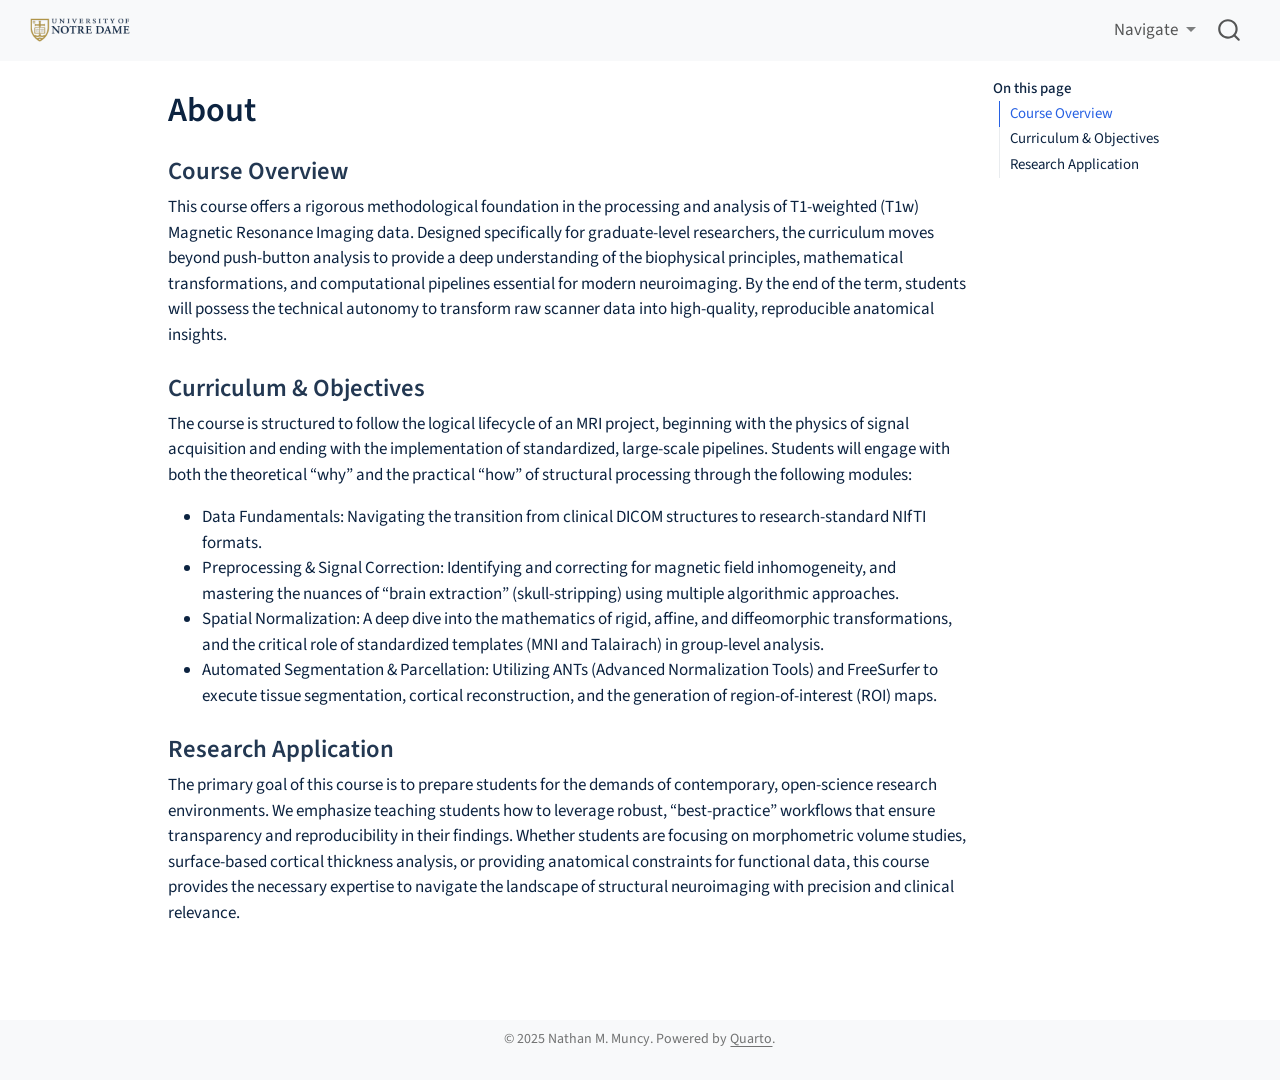
<file: docs/pages/about.html>
<!DOCTYPE html>
<html xmlns="http://www.w3.org/1999/xhtml" lang="en" xml:lang="en"><head>

<meta charset="utf-8">
<meta name="generator" content="quarto-1.7.33">

<meta name="viewport" content="width=device-width, initial-scale=1.0, user-scalable=yes">


<title>About – Anatomic MRI</title>
<style>
code{white-space: pre-wrap;}
span.smallcaps{font-variant: small-caps;}
div.columns{display: flex; gap: min(4vw, 1.5em);}
div.column{flex: auto; overflow-x: auto;}
div.hanging-indent{margin-left: 1.5em; text-indent: -1.5em;}
ul.task-list{list-style: none;}
ul.task-list li input[type="checkbox"] {
  width: 0.8em;
  margin: 0 0.8em 0.2em -1em; /* quarto-specific, see https://github.com/quarto-dev/quarto-cli/issues/4556 */ 
  vertical-align: middle;
}
</style>


<script src="../site_libs/quarto-nav/quarto-nav.js"></script>
<script src="../site_libs/quarto-nav/headroom.min.js"></script>
<script src="../site_libs/clipboard/clipboard.min.js"></script>
<script src="../site_libs/quarto-search/autocomplete.umd.js"></script>
<script src="../site_libs/quarto-search/fuse.min.js"></script>
<script src="../site_libs/quarto-search/quarto-search.js"></script>
<meta name="quarto:offset" content="../">
<script src="../site_libs/quarto-html/quarto.js" type="module"></script>
<script src="../site_libs/quarto-html/tabsets/tabsets.js" type="module"></script>
<script src="../site_libs/quarto-html/popper.min.js"></script>
<script src="../site_libs/quarto-html/tippy.umd.min.js"></script>
<script src="../site_libs/quarto-html/anchor.min.js"></script>
<link href="../site_libs/quarto-html/tippy.css" rel="stylesheet">
<link href="../site_libs/quarto-html/quarto-syntax-highlighting-ea385d0e468b0dd5ea5bf0780b1290d9.css" rel="stylesheet" id="quarto-text-highlighting-styles">
<script src="../site_libs/bootstrap/bootstrap.min.js"></script>
<link href="../site_libs/bootstrap/bootstrap-icons.css" rel="stylesheet">
<link href="../site_libs/bootstrap/bootstrap-aa7ab17dc3e7d0d34a26d46f2553ec94.min.css" rel="stylesheet" append-hash="true" id="quarto-bootstrap" data-mode="light">
<script id="quarto-search-options" type="application/json">{
  "location": "navbar",
  "copy-button": false,
  "collapse-after": 3,
  "panel-placement": "end",
  "type": "overlay",
  "limit": 50,
  "keyboard-shortcut": [
    "f",
    "/",
    "s"
  ],
  "show-item-context": false,
  "language": {
    "search-no-results-text": "No results",
    "search-matching-documents-text": "matching documents",
    "search-copy-link-title": "Copy link to search",
    "search-hide-matches-text": "Hide additional matches",
    "search-more-match-text": "more match in this document",
    "search-more-matches-text": "more matches in this document",
    "search-clear-button-title": "Clear",
    "search-text-placeholder": "",
    "search-detached-cancel-button-title": "Cancel",
    "search-submit-button-title": "Submit",
    "search-label": "Search"
  }
}</script>


<link rel="stylesheet" href="../styles.css">
</head>

<body class="nav-fixed quarto-light">

<div id="quarto-search-results"></div>
  <header id="quarto-header" class="headroom fixed-top">
    <nav class="navbar navbar-expand-lg " data-bs-theme="dark">
      <div class="navbar-container container-fluid">
      <div class="navbar-brand-container mx-auto">
    <a href="../index.html" class="navbar-brand navbar-brand-logo">
    <img src="../media/nd_logo.png" alt="" class="navbar-logo">
    </a>
  </div>
            <div id="quarto-search" class="" title="Search"></div>
          <button class="navbar-toggler" type="button" data-bs-toggle="collapse" data-bs-target="#navbarCollapse" aria-controls="navbarCollapse" role="menu" aria-expanded="false" aria-label="Toggle navigation" onclick="if (window.quartoToggleHeadroom) { window.quartoToggleHeadroom(); }">
  <span class="navbar-toggler-icon"></span>
</button>
          <div class="collapse navbar-collapse" id="navbarCollapse">
            <ul class="navbar-nav navbar-nav-scroll ms-auto">
  <li class="nav-item dropdown ">
    <a class="nav-link dropdown-toggle" href="#" id="nav-menu-navigate" role="link" data-bs-toggle="dropdown" aria-expanded="false">
 <span class="menu-text">Navigate</span>
    </a>
    <ul class="dropdown-menu dropdown-menu-end" aria-labelledby="nav-menu-navigate">    
        <li>
    <a class="dropdown-item" href="../index.html">
 <span class="dropdown-text">Home</span></a>
  </li>  
        <li>
    <a class="dropdown-item" href="../pages/about.html">
 <span class="dropdown-text">About</span></a>
  </li>  
        <li>
    <a class="dropdown-item" href="../pages/modules.html">
 <span class="dropdown-text">Modules</span></a>
  </li>  
    </ul>
  </li>
</ul>
          </div> <!-- /navcollapse -->
            <div class="quarto-navbar-tools">
</div>
      </div> <!-- /container-fluid -->
    </nav>
</header>
<!-- content -->
<div id="quarto-content" class="quarto-container page-columns page-rows-contents page-layout-article page-navbar">
<!-- sidebar -->
<!-- margin-sidebar -->
    <div id="quarto-margin-sidebar" class="sidebar margin-sidebar">
        <nav id="TOC" role="doc-toc" class="toc-active">
    <h2 id="toc-title">On this page</h2>
   
  <ul>
  <li><a href="#course-overview" id="toc-course-overview" class="nav-link active" data-scroll-target="#course-overview">Course Overview</a></li>
  <li><a href="#curriculum-objectives" id="toc-curriculum-objectives" class="nav-link" data-scroll-target="#curriculum-objectives">Curriculum &amp; Objectives</a></li>
  <li><a href="#research-application" id="toc-research-application" class="nav-link" data-scroll-target="#research-application">Research Application</a></li>
  </ul>
</nav>
    </div>
<!-- main -->
<main class="content" id="quarto-document-content">

<header id="title-block-header" class="quarto-title-block default">
<div class="quarto-title">
<h1 class="title">About</h1>
</div>



<div class="quarto-title-meta">

    
  
    
  </div>
  


</header>


<section id="course-overview" class="level3">
<h3 class="anchored" data-anchor-id="course-overview">Course Overview</h3>
<p>This course offers a rigorous methodological foundation in the processing and analysis of T1-weighted (T1w) Magnetic Resonance Imaging data. Designed specifically for graduate-level researchers, the curriculum moves beyond push-button analysis to provide a deep understanding of the biophysical principles, mathematical transformations, and computational pipelines essential for modern neuroimaging. By the end of the term, students will possess the technical autonomy to transform raw scanner data into high-quality, reproducible anatomical insights.</p>
</section>
<section id="curriculum-objectives" class="level3">
<h3 class="anchored" data-anchor-id="curriculum-objectives">Curriculum &amp; Objectives</h3>
<p>The course is structured to follow the logical lifecycle of an MRI project, beginning with the physics of signal acquisition and ending with the implementation of standardized, large-scale pipelines. Students will engage with both the theoretical “why” and the practical “how” of structural processing through the following modules:</p>
<ul>
<li>Data Fundamentals: Navigating the transition from clinical DICOM structures to research-standard NIfTI formats.</li>
<li>Preprocessing &amp; Signal Correction: Identifying and correcting for magnetic field inhomogeneity, and mastering the nuances of “brain extraction” (skull-stripping) using multiple algorithmic approaches.</li>
<li>Spatial Normalization: A deep dive into the mathematics of rigid, affine, and diffeomorphic transformations, and the critical role of standardized templates (MNI and Talairach) in group-level analysis.</li>
<li>Automated Segmentation &amp; Parcellation: Utilizing ANTs (Advanced Normalization Tools) and FreeSurfer to execute tissue segmentation, cortical reconstruction, and the generation of region-of-interest (ROI) maps.</li>
</ul>
</section>
<section id="research-application" class="level3">
<h3 class="anchored" data-anchor-id="research-application">Research Application</h3>
<p>The primary goal of this course is to prepare students for the demands of contemporary, open-science research environments. We emphasize teaching students how to leverage robust, “best-practice” workflows that ensure transparency and reproducibility in their findings. Whether students are focusing on morphometric volume studies, surface-based cortical thickness analysis, or providing anatomical constraints for functional data, this course provides the necessary expertise to navigate the landscape of structural neuroimaging with precision and clinical relevance.</p>


</section>

</main> <!-- /main -->
<script id="quarto-html-after-body" type="application/javascript">
  window.document.addEventListener("DOMContentLoaded", function (event) {
    const icon = "";
    const anchorJS = new window.AnchorJS();
    anchorJS.options = {
      placement: 'right',
      icon: icon
    };
    anchorJS.add('.anchored');
    const isCodeAnnotation = (el) => {
      for (const clz of el.classList) {
        if (clz.startsWith('code-annotation-')) {                     
          return true;
        }
      }
      return false;
    }
    const onCopySuccess = function(e) {
      // button target
      const button = e.trigger;
      // don't keep focus
      button.blur();
      // flash "checked"
      button.classList.add('code-copy-button-checked');
      var currentTitle = button.getAttribute("title");
      button.setAttribute("title", "Copied!");
      let tooltip;
      if (window.bootstrap) {
        button.setAttribute("data-bs-toggle", "tooltip");
        button.setAttribute("data-bs-placement", "left");
        button.setAttribute("data-bs-title", "Copied!");
        tooltip = new bootstrap.Tooltip(button, 
          { trigger: "manual", 
            customClass: "code-copy-button-tooltip",
            offset: [0, -8]});
        tooltip.show();    
      }
      setTimeout(function() {
        if (tooltip) {
          tooltip.hide();
          button.removeAttribute("data-bs-title");
          button.removeAttribute("data-bs-toggle");
          button.removeAttribute("data-bs-placement");
        }
        button.setAttribute("title", currentTitle);
        button.classList.remove('code-copy-button-checked');
      }, 1000);
      // clear code selection
      e.clearSelection();
    }
    const getTextToCopy = function(trigger) {
        const codeEl = trigger.previousElementSibling.cloneNode(true);
        for (const childEl of codeEl.children) {
          if (isCodeAnnotation(childEl)) {
            childEl.remove();
          }
        }
        return codeEl.innerText;
    }
    const clipboard = new window.ClipboardJS('.code-copy-button:not([data-in-quarto-modal])', {
      text: getTextToCopy
    });
    clipboard.on('success', onCopySuccess);
    if (window.document.getElementById('quarto-embedded-source-code-modal')) {
      const clipboardModal = new window.ClipboardJS('.code-copy-button[data-in-quarto-modal]', {
        text: getTextToCopy,
        container: window.document.getElementById('quarto-embedded-source-code-modal')
      });
      clipboardModal.on('success', onCopySuccess);
    }
      var localhostRegex = new RegExp(/^(?:http|https):\/\/localhost\:?[0-9]*\//);
      var mailtoRegex = new RegExp(/^mailto:/);
        var filterRegex = new RegExp('/' + window.location.host + '/');
      var isInternal = (href) => {
          return filterRegex.test(href) || localhostRegex.test(href) || mailtoRegex.test(href);
      }
      // Inspect non-navigation links and adorn them if external
     var links = window.document.querySelectorAll('a[href]:not(.nav-link):not(.navbar-brand):not(.toc-action):not(.sidebar-link):not(.sidebar-item-toggle):not(.pagination-link):not(.no-external):not([aria-hidden]):not(.dropdown-item):not(.quarto-navigation-tool):not(.about-link)');
      for (var i=0; i<links.length; i++) {
        const link = links[i];
        if (!isInternal(link.href)) {
          // undo the damage that might have been done by quarto-nav.js in the case of
          // links that we want to consider external
          if (link.dataset.originalHref !== undefined) {
            link.href = link.dataset.originalHref;
          }
        }
      }
    function tippyHover(el, contentFn, onTriggerFn, onUntriggerFn) {
      const config = {
        allowHTML: true,
        maxWidth: 500,
        delay: 100,
        arrow: false,
        appendTo: function(el) {
            return el.parentElement;
        },
        interactive: true,
        interactiveBorder: 10,
        theme: 'quarto',
        placement: 'bottom-start',
      };
      if (contentFn) {
        config.content = contentFn;
      }
      if (onTriggerFn) {
        config.onTrigger = onTriggerFn;
      }
      if (onUntriggerFn) {
        config.onUntrigger = onUntriggerFn;
      }
      window.tippy(el, config); 
    }
    const noterefs = window.document.querySelectorAll('a[role="doc-noteref"]');
    for (var i=0; i<noterefs.length; i++) {
      const ref = noterefs[i];
      tippyHover(ref, function() {
        // use id or data attribute instead here
        let href = ref.getAttribute('data-footnote-href') || ref.getAttribute('href');
        try { href = new URL(href).hash; } catch {}
        const id = href.replace(/^#\/?/, "");
        const note = window.document.getElementById(id);
        if (note) {
          return note.innerHTML;
        } else {
          return "";
        }
      });
    }
    const xrefs = window.document.querySelectorAll('a.quarto-xref');
    const processXRef = (id, note) => {
      // Strip column container classes
      const stripColumnClz = (el) => {
        el.classList.remove("page-full", "page-columns");
        if (el.children) {
          for (const child of el.children) {
            stripColumnClz(child);
          }
        }
      }
      stripColumnClz(note)
      if (id === null || id.startsWith('sec-')) {
        // Special case sections, only their first couple elements
        const container = document.createElement("div");
        if (note.children && note.children.length > 2) {
          container.appendChild(note.children[0].cloneNode(true));
          for (let i = 1; i < note.children.length; i++) {
            const child = note.children[i];
            if (child.tagName === "P" && child.innerText === "") {
              continue;
            } else {
              container.appendChild(child.cloneNode(true));
              break;
            }
          }
          if (window.Quarto?.typesetMath) {
            window.Quarto.typesetMath(container);
          }
          return container.innerHTML
        } else {
          if (window.Quarto?.typesetMath) {
            window.Quarto.typesetMath(note);
          }
          return note.innerHTML;
        }
      } else {
        // Remove any anchor links if they are present
        const anchorLink = note.querySelector('a.anchorjs-link');
        if (anchorLink) {
          anchorLink.remove();
        }
        if (window.Quarto?.typesetMath) {
          window.Quarto.typesetMath(note);
        }
        if (note.classList.contains("callout")) {
          return note.outerHTML;
        } else {
          return note.innerHTML;
        }
      }
    }
    for (var i=0; i<xrefs.length; i++) {
      const xref = xrefs[i];
      tippyHover(xref, undefined, function(instance) {
        instance.disable();
        let url = xref.getAttribute('href');
        let hash = undefined; 
        if (url.startsWith('#')) {
          hash = url;
        } else {
          try { hash = new URL(url).hash; } catch {}
        }
        if (hash) {
          const id = hash.replace(/^#\/?/, "");
          const note = window.document.getElementById(id);
          if (note !== null) {
            try {
              const html = processXRef(id, note.cloneNode(true));
              instance.setContent(html);
            } finally {
              instance.enable();
              instance.show();
            }
          } else {
            // See if we can fetch this
            fetch(url.split('#')[0])
            .then(res => res.text())
            .then(html => {
              const parser = new DOMParser();
              const htmlDoc = parser.parseFromString(html, "text/html");
              const note = htmlDoc.getElementById(id);
              if (note !== null) {
                const html = processXRef(id, note);
                instance.setContent(html);
              } 
            }).finally(() => {
              instance.enable();
              instance.show();
            });
          }
        } else {
          // See if we can fetch a full url (with no hash to target)
          // This is a special case and we should probably do some content thinning / targeting
          fetch(url)
          .then(res => res.text())
          .then(html => {
            const parser = new DOMParser();
            const htmlDoc = parser.parseFromString(html, "text/html");
            const note = htmlDoc.querySelector('main.content');
            if (note !== null) {
              // This should only happen for chapter cross references
              // (since there is no id in the URL)
              // remove the first header
              if (note.children.length > 0 && note.children[0].tagName === "HEADER") {
                note.children[0].remove();
              }
              const html = processXRef(null, note);
              instance.setContent(html);
            } 
          }).finally(() => {
            instance.enable();
            instance.show();
          });
        }
      }, function(instance) {
      });
    }
        let selectedAnnoteEl;
        const selectorForAnnotation = ( cell, annotation) => {
          let cellAttr = 'data-code-cell="' + cell + '"';
          let lineAttr = 'data-code-annotation="' +  annotation + '"';
          const selector = 'span[' + cellAttr + '][' + lineAttr + ']';
          return selector;
        }
        const selectCodeLines = (annoteEl) => {
          const doc = window.document;
          const targetCell = annoteEl.getAttribute("data-target-cell");
          const targetAnnotation = annoteEl.getAttribute("data-target-annotation");
          const annoteSpan = window.document.querySelector(selectorForAnnotation(targetCell, targetAnnotation));
          const lines = annoteSpan.getAttribute("data-code-lines").split(",");
          const lineIds = lines.map((line) => {
            return targetCell + "-" + line;
          })
          let top = null;
          let height = null;
          let parent = null;
          if (lineIds.length > 0) {
              //compute the position of the single el (top and bottom and make a div)
              const el = window.document.getElementById(lineIds[0]);
              top = el.offsetTop;
              height = el.offsetHeight;
              parent = el.parentElement.parentElement;
            if (lineIds.length > 1) {
              const lastEl = window.document.getElementById(lineIds[lineIds.length - 1]);
              const bottom = lastEl.offsetTop + lastEl.offsetHeight;
              height = bottom - top;
            }
            if (top !== null && height !== null && parent !== null) {
              // cook up a div (if necessary) and position it 
              let div = window.document.getElementById("code-annotation-line-highlight");
              if (div === null) {
                div = window.document.createElement("div");
                div.setAttribute("id", "code-annotation-line-highlight");
                div.style.position = 'absolute';
                parent.appendChild(div);
              }
              div.style.top = top - 2 + "px";
              div.style.height = height + 4 + "px";
              div.style.left = 0;
              let gutterDiv = window.document.getElementById("code-annotation-line-highlight-gutter");
              if (gutterDiv === null) {
                gutterDiv = window.document.createElement("div");
                gutterDiv.setAttribute("id", "code-annotation-line-highlight-gutter");
                gutterDiv.style.position = 'absolute';
                const codeCell = window.document.getElementById(targetCell);
                const gutter = codeCell.querySelector('.code-annotation-gutter');
                gutter.appendChild(gutterDiv);
              }
              gutterDiv.style.top = top - 2 + "px";
              gutterDiv.style.height = height + 4 + "px";
            }
            selectedAnnoteEl = annoteEl;
          }
        };
        const unselectCodeLines = () => {
          const elementsIds = ["code-annotation-line-highlight", "code-annotation-line-highlight-gutter"];
          elementsIds.forEach((elId) => {
            const div = window.document.getElementById(elId);
            if (div) {
              div.remove();
            }
          });
          selectedAnnoteEl = undefined;
        };
          // Handle positioning of the toggle
      window.addEventListener(
        "resize",
        throttle(() => {
          elRect = undefined;
          if (selectedAnnoteEl) {
            selectCodeLines(selectedAnnoteEl);
          }
        }, 10)
      );
      function throttle(fn, ms) {
      let throttle = false;
      let timer;
        return (...args) => {
          if(!throttle) { // first call gets through
              fn.apply(this, args);
              throttle = true;
          } else { // all the others get throttled
              if(timer) clearTimeout(timer); // cancel #2
              timer = setTimeout(() => {
                fn.apply(this, args);
                timer = throttle = false;
              }, ms);
          }
        };
      }
        // Attach click handler to the DT
        const annoteDls = window.document.querySelectorAll('dt[data-target-cell]');
        for (const annoteDlNode of annoteDls) {
          annoteDlNode.addEventListener('click', (event) => {
            const clickedEl = event.target;
            if (clickedEl !== selectedAnnoteEl) {
              unselectCodeLines();
              const activeEl = window.document.querySelector('dt[data-target-cell].code-annotation-active');
              if (activeEl) {
                activeEl.classList.remove('code-annotation-active');
              }
              selectCodeLines(clickedEl);
              clickedEl.classList.add('code-annotation-active');
            } else {
              // Unselect the line
              unselectCodeLines();
              clickedEl.classList.remove('code-annotation-active');
            }
          });
        }
    const findCites = (el) => {
      const parentEl = el.parentElement;
      if (parentEl) {
        const cites = parentEl.dataset.cites;
        if (cites) {
          return {
            el,
            cites: cites.split(' ')
          };
        } else {
          return findCites(el.parentElement)
        }
      } else {
        return undefined;
      }
    };
    var bibliorefs = window.document.querySelectorAll('a[role="doc-biblioref"]');
    for (var i=0; i<bibliorefs.length; i++) {
      const ref = bibliorefs[i];
      const citeInfo = findCites(ref);
      if (citeInfo) {
        tippyHover(citeInfo.el, function() {
          var popup = window.document.createElement('div');
          citeInfo.cites.forEach(function(cite) {
            var citeDiv = window.document.createElement('div');
            citeDiv.classList.add('hanging-indent');
            citeDiv.classList.add('csl-entry');
            var biblioDiv = window.document.getElementById('ref-' + cite);
            if (biblioDiv) {
              citeDiv.innerHTML = biblioDiv.innerHTML;
            }
            popup.appendChild(citeDiv);
          });
          return popup.innerHTML;
        });
      }
    }
  });
  </script>
</div> <!-- /content -->
<footer class="footer">
  <div class="nav-footer">
    <div class="nav-footer-left">
      &nbsp;
    </div>   
    <div class="nav-footer-center">
<p>© 2025 Nathan M. Muncy. Powered by <a href="https://www.quarto.org">Quarto</a>.</p>
</div>
    <div class="nav-footer-right">
      &nbsp;
    </div>
  </div>
</footer>




</body></html>
</file>
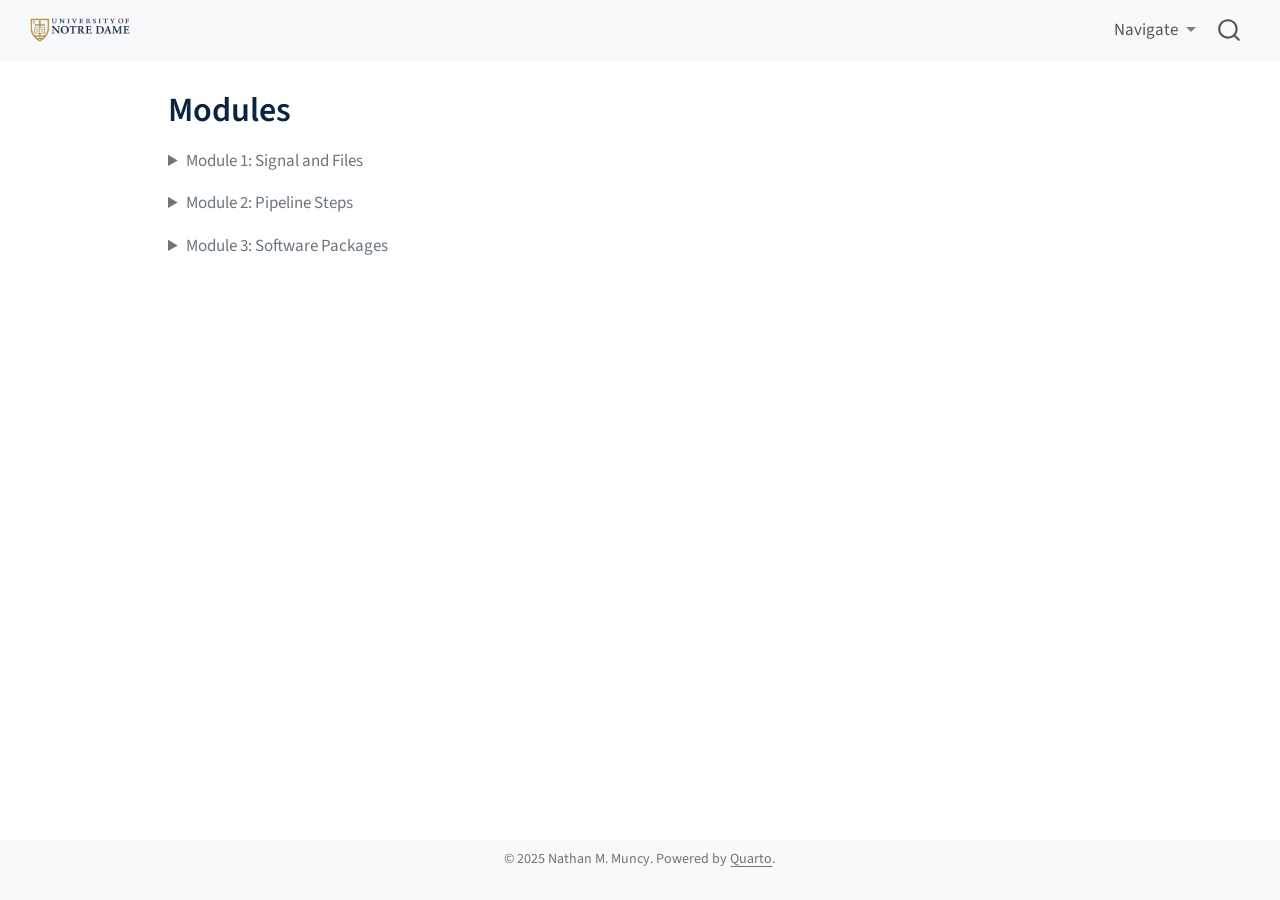
<file: docs/pages/modules.html>
<!DOCTYPE html>
<html xmlns="http://www.w3.org/1999/xhtml" lang="en" xml:lang="en"><head>

<meta charset="utf-8">
<meta name="generator" content="quarto-1.7.33">

<meta name="viewport" content="width=device-width, initial-scale=1.0, user-scalable=yes">


<title>Modules – Anatomic MRI</title>
<style>
code{white-space: pre-wrap;}
span.smallcaps{font-variant: small-caps;}
div.columns{display: flex; gap: min(4vw, 1.5em);}
div.column{flex: auto; overflow-x: auto;}
div.hanging-indent{margin-left: 1.5em; text-indent: -1.5em;}
ul.task-list{list-style: none;}
ul.task-list li input[type="checkbox"] {
  width: 0.8em;
  margin: 0 0.8em 0.2em -1em; /* quarto-specific, see https://github.com/quarto-dev/quarto-cli/issues/4556 */ 
  vertical-align: middle;
}
</style>


<script src="../site_libs/quarto-nav/quarto-nav.js"></script>
<script src="../site_libs/quarto-nav/headroom.min.js"></script>
<script src="../site_libs/clipboard/clipboard.min.js"></script>
<script src="../site_libs/quarto-search/autocomplete.umd.js"></script>
<script src="../site_libs/quarto-search/fuse.min.js"></script>
<script src="../site_libs/quarto-search/quarto-search.js"></script>
<meta name="quarto:offset" content="../">
<script src="../site_libs/quarto-html/quarto.js" type="module"></script>
<script src="../site_libs/quarto-html/tabsets/tabsets.js" type="module"></script>
<script src="../site_libs/quarto-html/popper.min.js"></script>
<script src="../site_libs/quarto-html/tippy.umd.min.js"></script>
<script src="../site_libs/quarto-html/anchor.min.js"></script>
<link href="../site_libs/quarto-html/tippy.css" rel="stylesheet">
<link href="../site_libs/quarto-html/quarto-syntax-highlighting-ea385d0e468b0dd5ea5bf0780b1290d9.css" rel="stylesheet" id="quarto-text-highlighting-styles">
<script src="../site_libs/bootstrap/bootstrap.min.js"></script>
<link href="../site_libs/bootstrap/bootstrap-icons.css" rel="stylesheet">
<link href="../site_libs/bootstrap/bootstrap-aa7ab17dc3e7d0d34a26d46f2553ec94.min.css" rel="stylesheet" append-hash="true" id="quarto-bootstrap" data-mode="light">
<script id="quarto-search-options" type="application/json">{
  "location": "navbar",
  "copy-button": false,
  "collapse-after": 3,
  "panel-placement": "end",
  "type": "overlay",
  "limit": 50,
  "keyboard-shortcut": [
    "f",
    "/",
    "s"
  ],
  "show-item-context": false,
  "language": {
    "search-no-results-text": "No results",
    "search-matching-documents-text": "matching documents",
    "search-copy-link-title": "Copy link to search",
    "search-hide-matches-text": "Hide additional matches",
    "search-more-match-text": "more match in this document",
    "search-more-matches-text": "more matches in this document",
    "search-clear-button-title": "Clear",
    "search-text-placeholder": "",
    "search-detached-cancel-button-title": "Cancel",
    "search-submit-button-title": "Submit",
    "search-label": "Search"
  }
}</script>


<link rel="stylesheet" href="../styles.css">
</head>

<body class="nav-fixed quarto-light">

<div id="quarto-search-results"></div>
  <header id="quarto-header" class="headroom fixed-top">
    <nav class="navbar navbar-expand-lg " data-bs-theme="dark">
      <div class="navbar-container container-fluid">
      <div class="navbar-brand-container mx-auto">
    <a href="../index.html" class="navbar-brand navbar-brand-logo">
    <img src="../media/nd_logo.png" alt="" class="navbar-logo">
    </a>
  </div>
            <div id="quarto-search" class="" title="Search"></div>
          <button class="navbar-toggler" type="button" data-bs-toggle="collapse" data-bs-target="#navbarCollapse" aria-controls="navbarCollapse" role="menu" aria-expanded="false" aria-label="Toggle navigation" onclick="if (window.quartoToggleHeadroom) { window.quartoToggleHeadroom(); }">
  <span class="navbar-toggler-icon"></span>
</button>
          <div class="collapse navbar-collapse" id="navbarCollapse">
            <ul class="navbar-nav navbar-nav-scroll ms-auto">
  <li class="nav-item dropdown ">
    <a class="nav-link dropdown-toggle" href="#" id="nav-menu-navigate" role="link" data-bs-toggle="dropdown" aria-expanded="false">
 <span class="menu-text">Navigate</span>
    </a>
    <ul class="dropdown-menu dropdown-menu-end" aria-labelledby="nav-menu-navigate">    
        <li>
    <a class="dropdown-item" href="../index.html">
 <span class="dropdown-text">Home</span></a>
  </li>  
        <li>
    <a class="dropdown-item" href="../pages/about.html">
 <span class="dropdown-text">About</span></a>
  </li>  
        <li>
    <a class="dropdown-item" href="../pages/modules.html">
 <span class="dropdown-text">Modules</span></a>
  </li>  
    </ul>
  </li>
</ul>
          </div> <!-- /navcollapse -->
            <div class="quarto-navbar-tools">
</div>
      </div> <!-- /container-fluid -->
    </nav>
</header>
<!-- content -->
<div id="quarto-content" class="quarto-container page-columns page-rows-contents page-layout-article page-navbar">
<!-- sidebar -->
<!-- margin-sidebar -->
    <div id="quarto-margin-sidebar" class="sidebar margin-sidebar zindex-bottom">
        
    </div>
<!-- main -->
<main class="content" id="quarto-document-content">

<header id="title-block-header" class="quarto-title-block default">
<div class="quarto-title">
<h1 class="title">Modules</h1>
</div>



<div class="quarto-title-meta">

    
  
    
  </div>
  


</header>


<!--
- Anatomical - signal source, image type utility (anatomy, parcellate, volume)
- Software install - dcm2niix, FSL, AFNI, FreeSurfer
- DICOM - structure, interacting, source
- NIfTI - structure, creating, interacting (mango, afni, fsl)
- BIDS - description, structure, validation
- Inhomogeneity - signal distribution (and source), intensity vs anatomy, correcting
- Brain extraction - bet, 3dskullstrip, ants
- Tissue segmentation - ants
- Transformation - rigid, affine, diffeomorphic, templates and atlases (Talairach, MNI)
- Parcellation
- ANTs - registration based segmentation, template construction
- FreeSurfer - pipeline, prep, execution, output files
- fMRIPrep - https://fmriprep.org/en/stable/workflows.html#preprocessing-of-structural-mri
-->
<!-- TODO:
- Add image type utility (anatomy, parcellate, volume)
- add prep material (read article before class)
-->
<details>
<summary>
Module 1: Signal and Files
</summary>
<table class="caption-top table">
<thead>
<tr class="header">
<th>Date</th>
<th>Topic</th>
<th>Slides</th>
<th>Materials</th>
<th>Exercises</th>
<th></th>
<th></th>
</tr>
</thead>
<tbody>
<tr class="odd">
<td>TBD</td>
<td>1. Magnetic Resonance Imaging</td>
<td><a href="../lectures/mri_overview/mri_overview.html" target="_blank">Slides</a></td>
<td><a href="../lectures/mri_overview/articles/articles.html" target="_blank">Articles</a></td>
<td></td>
<td></td>
<td></td>
</tr>
<tr class="even">
<td>TBD</td>
<td>2. T1-weighted signal</td>
<td><a href="../lectures/t1w_signal/t1w_signal.html" target="_blank">Slides</a></td>
<td></td>
<td></td>
<td></td>
<td></td>
</tr>
<tr class="odd">
<td>TBD</td>
<td>3. MRI Data Formats</td>
<td><a href="../lectures/dicom/dicom.html" target="_blank">Slides</a></td>
<td><a href="../lectures/dicom/articles/articles.html" target="_blank">Articles</a></td>
<td>Practice</td>
<td></td>
<td></td>
</tr>
<tr class="even">
<td>TBD</td>
<td>4. BIDS</td>
<td><a href="../lectures/bids/bids.html" target="_blank">Slides</a></td>
<td>Code</td>
<td>Practice</td>
<td></td>
<td></td>
</tr>
</tbody>
</table>
</details>
<details>
<summary>
Module 2: Pipeline Steps
</summary>
<table class="caption-top table">
<colgroup>
<col style="width: 12%">
<col style="width: 23%">
<col style="width: 12%">
<col style="width: 12%">
<col style="width: 13%">
<col style="width: 9%">
<col style="width: 16%">
</colgroup>
<thead>
<tr class="header">
<th>Date</th>
<th>Topic</th>
<th>Slides</th>
<th>Materials</th>
<th>Exercises</th>
<th></th>
<th></th>
</tr>
</thead>
<tbody>
<tr class="odd">
<td>TBD</td>
<td>1. Bias correction</td>
<td>Slides</td>
<td>Code</td>
<td>Practice</td>
<td></td>
<td></td>
</tr>
<tr class="even">
<td>TBD</td>
<td>2. Brain extraction</td>
<td>Slides</td>
<td>Code</td>
<td>Practice</td>
<td></td>
<td></td>
</tr>
<tr class="odd">
<td>TBD</td>
<td>3. Tissue segmentation</td>
<td>Slides</td>
<td>Code</td>
<td>Practice</td>
<td></td>
<td></td>
</tr>
<tr class="even">
<td>TBD</td>
<td>4. Transformation</td>
<td>Slides</td>
<td>Code</td>
<td>Practice</td>
<td></td>
<td></td>
</tr>
</tbody>
</table>
</details>
<details>
<summary>
Module 3: Software Packages
</summary>
<table class="caption-top table">
<colgroup>
<col style="width: 12%">
<col style="width: 23%">
<col style="width: 12%">
<col style="width: 12%">
<col style="width: 13%">
<col style="width: 9%">
<col style="width: 16%">
</colgroup>
<thead>
<tr class="header">
<th>Date</th>
<th>Topic</th>
<th>Slides</th>
<th>Materials</th>
<th>Exercises</th>
<th></th>
<th></th>
</tr>
</thead>
<tbody>
<tr class="odd">
<td>TBD</td>
<td>1. ITK-snap</td>
<td>Slides</td>
<td>Code</td>
<td>Practice</td>
<td></td>
<td></td>
</tr>
<tr class="even">
<td>TBD</td>
<td>2. ANTs</td>
<td>Slides</td>
<td>Code</td>
<td>Practice</td>
<td></td>
<td></td>
</tr>
<tr class="odd">
<td>TBD</td>
<td>3. FreeSurfer</td>
<td>Slides</td>
<td>Code</td>
<td>Practice</td>
<td></td>
<td></td>
</tr>
<tr class="even">
<td>TBD</td>
<td>4. fMRIPrep</td>
<td>Slides</td>
<td>Code</td>
<td>Practice</td>
<td></td>
<td></td>
</tr>
</tbody>
</table>
</details>
<!-- - Software
- Resources
- Data -->



</main> <!-- /main -->
<script id="quarto-html-after-body" type="application/javascript">
  window.document.addEventListener("DOMContentLoaded", function (event) {
    const icon = "";
    const anchorJS = new window.AnchorJS();
    anchorJS.options = {
      placement: 'right',
      icon: icon
    };
    anchorJS.add('.anchored');
    const isCodeAnnotation = (el) => {
      for (const clz of el.classList) {
        if (clz.startsWith('code-annotation-')) {                     
          return true;
        }
      }
      return false;
    }
    const onCopySuccess = function(e) {
      // button target
      const button = e.trigger;
      // don't keep focus
      button.blur();
      // flash "checked"
      button.classList.add('code-copy-button-checked');
      var currentTitle = button.getAttribute("title");
      button.setAttribute("title", "Copied!");
      let tooltip;
      if (window.bootstrap) {
        button.setAttribute("data-bs-toggle", "tooltip");
        button.setAttribute("data-bs-placement", "left");
        button.setAttribute("data-bs-title", "Copied!");
        tooltip = new bootstrap.Tooltip(button, 
          { trigger: "manual", 
            customClass: "code-copy-button-tooltip",
            offset: [0, -8]});
        tooltip.show();    
      }
      setTimeout(function() {
        if (tooltip) {
          tooltip.hide();
          button.removeAttribute("data-bs-title");
          button.removeAttribute("data-bs-toggle");
          button.removeAttribute("data-bs-placement");
        }
        button.setAttribute("title", currentTitle);
        button.classList.remove('code-copy-button-checked');
      }, 1000);
      // clear code selection
      e.clearSelection();
    }
    const getTextToCopy = function(trigger) {
        const codeEl = trigger.previousElementSibling.cloneNode(true);
        for (const childEl of codeEl.children) {
          if (isCodeAnnotation(childEl)) {
            childEl.remove();
          }
        }
        return codeEl.innerText;
    }
    const clipboard = new window.ClipboardJS('.code-copy-button:not([data-in-quarto-modal])', {
      text: getTextToCopy
    });
    clipboard.on('success', onCopySuccess);
    if (window.document.getElementById('quarto-embedded-source-code-modal')) {
      const clipboardModal = new window.ClipboardJS('.code-copy-button[data-in-quarto-modal]', {
        text: getTextToCopy,
        container: window.document.getElementById('quarto-embedded-source-code-modal')
      });
      clipboardModal.on('success', onCopySuccess);
    }
      var localhostRegex = new RegExp(/^(?:http|https):\/\/localhost\:?[0-9]*\//);
      var mailtoRegex = new RegExp(/^mailto:/);
        var filterRegex = new RegExp('/' + window.location.host + '/');
      var isInternal = (href) => {
          return filterRegex.test(href) || localhostRegex.test(href) || mailtoRegex.test(href);
      }
      // Inspect non-navigation links and adorn them if external
     var links = window.document.querySelectorAll('a[href]:not(.nav-link):not(.navbar-brand):not(.toc-action):not(.sidebar-link):not(.sidebar-item-toggle):not(.pagination-link):not(.no-external):not([aria-hidden]):not(.dropdown-item):not(.quarto-navigation-tool):not(.about-link)');
      for (var i=0; i<links.length; i++) {
        const link = links[i];
        if (!isInternal(link.href)) {
          // undo the damage that might have been done by quarto-nav.js in the case of
          // links that we want to consider external
          if (link.dataset.originalHref !== undefined) {
            link.href = link.dataset.originalHref;
          }
        }
      }
    function tippyHover(el, contentFn, onTriggerFn, onUntriggerFn) {
      const config = {
        allowHTML: true,
        maxWidth: 500,
        delay: 100,
        arrow: false,
        appendTo: function(el) {
            return el.parentElement;
        },
        interactive: true,
        interactiveBorder: 10,
        theme: 'quarto',
        placement: 'bottom-start',
      };
      if (contentFn) {
        config.content = contentFn;
      }
      if (onTriggerFn) {
        config.onTrigger = onTriggerFn;
      }
      if (onUntriggerFn) {
        config.onUntrigger = onUntriggerFn;
      }
      window.tippy(el, config); 
    }
    const noterefs = window.document.querySelectorAll('a[role="doc-noteref"]');
    for (var i=0; i<noterefs.length; i++) {
      const ref = noterefs[i];
      tippyHover(ref, function() {
        // use id or data attribute instead here
        let href = ref.getAttribute('data-footnote-href') || ref.getAttribute('href');
        try { href = new URL(href).hash; } catch {}
        const id = href.replace(/^#\/?/, "");
        const note = window.document.getElementById(id);
        if (note) {
          return note.innerHTML;
        } else {
          return "";
        }
      });
    }
    const xrefs = window.document.querySelectorAll('a.quarto-xref');
    const processXRef = (id, note) => {
      // Strip column container classes
      const stripColumnClz = (el) => {
        el.classList.remove("page-full", "page-columns");
        if (el.children) {
          for (const child of el.children) {
            stripColumnClz(child);
          }
        }
      }
      stripColumnClz(note)
      if (id === null || id.startsWith('sec-')) {
        // Special case sections, only their first couple elements
        const container = document.createElement("div");
        if (note.children && note.children.length > 2) {
          container.appendChild(note.children[0].cloneNode(true));
          for (let i = 1; i < note.children.length; i++) {
            const child = note.children[i];
            if (child.tagName === "P" && child.innerText === "") {
              continue;
            } else {
              container.appendChild(child.cloneNode(true));
              break;
            }
          }
          if (window.Quarto?.typesetMath) {
            window.Quarto.typesetMath(container);
          }
          return container.innerHTML
        } else {
          if (window.Quarto?.typesetMath) {
            window.Quarto.typesetMath(note);
          }
          return note.innerHTML;
        }
      } else {
        // Remove any anchor links if they are present
        const anchorLink = note.querySelector('a.anchorjs-link');
        if (anchorLink) {
          anchorLink.remove();
        }
        if (window.Quarto?.typesetMath) {
          window.Quarto.typesetMath(note);
        }
        if (note.classList.contains("callout")) {
          return note.outerHTML;
        } else {
          return note.innerHTML;
        }
      }
    }
    for (var i=0; i<xrefs.length; i++) {
      const xref = xrefs[i];
      tippyHover(xref, undefined, function(instance) {
        instance.disable();
        let url = xref.getAttribute('href');
        let hash = undefined; 
        if (url.startsWith('#')) {
          hash = url;
        } else {
          try { hash = new URL(url).hash; } catch {}
        }
        if (hash) {
          const id = hash.replace(/^#\/?/, "");
          const note = window.document.getElementById(id);
          if (note !== null) {
            try {
              const html = processXRef(id, note.cloneNode(true));
              instance.setContent(html);
            } finally {
              instance.enable();
              instance.show();
            }
          } else {
            // See if we can fetch this
            fetch(url.split('#')[0])
            .then(res => res.text())
            .then(html => {
              const parser = new DOMParser();
              const htmlDoc = parser.parseFromString(html, "text/html");
              const note = htmlDoc.getElementById(id);
              if (note !== null) {
                const html = processXRef(id, note);
                instance.setContent(html);
              } 
            }).finally(() => {
              instance.enable();
              instance.show();
            });
          }
        } else {
          // See if we can fetch a full url (with no hash to target)
          // This is a special case and we should probably do some content thinning / targeting
          fetch(url)
          .then(res => res.text())
          .then(html => {
            const parser = new DOMParser();
            const htmlDoc = parser.parseFromString(html, "text/html");
            const note = htmlDoc.querySelector('main.content');
            if (note !== null) {
              // This should only happen for chapter cross references
              // (since there is no id in the URL)
              // remove the first header
              if (note.children.length > 0 && note.children[0].tagName === "HEADER") {
                note.children[0].remove();
              }
              const html = processXRef(null, note);
              instance.setContent(html);
            } 
          }).finally(() => {
            instance.enable();
            instance.show();
          });
        }
      }, function(instance) {
      });
    }
        let selectedAnnoteEl;
        const selectorForAnnotation = ( cell, annotation) => {
          let cellAttr = 'data-code-cell="' + cell + '"';
          let lineAttr = 'data-code-annotation="' +  annotation + '"';
          const selector = 'span[' + cellAttr + '][' + lineAttr + ']';
          return selector;
        }
        const selectCodeLines = (annoteEl) => {
          const doc = window.document;
          const targetCell = annoteEl.getAttribute("data-target-cell");
          const targetAnnotation = annoteEl.getAttribute("data-target-annotation");
          const annoteSpan = window.document.querySelector(selectorForAnnotation(targetCell, targetAnnotation));
          const lines = annoteSpan.getAttribute("data-code-lines").split(",");
          const lineIds = lines.map((line) => {
            return targetCell + "-" + line;
          })
          let top = null;
          let height = null;
          let parent = null;
          if (lineIds.length > 0) {
              //compute the position of the single el (top and bottom and make a div)
              const el = window.document.getElementById(lineIds[0]);
              top = el.offsetTop;
              height = el.offsetHeight;
              parent = el.parentElement.parentElement;
            if (lineIds.length > 1) {
              const lastEl = window.document.getElementById(lineIds[lineIds.length - 1]);
              const bottom = lastEl.offsetTop + lastEl.offsetHeight;
              height = bottom - top;
            }
            if (top !== null && height !== null && parent !== null) {
              // cook up a div (if necessary) and position it 
              let div = window.document.getElementById("code-annotation-line-highlight");
              if (div === null) {
                div = window.document.createElement("div");
                div.setAttribute("id", "code-annotation-line-highlight");
                div.style.position = 'absolute';
                parent.appendChild(div);
              }
              div.style.top = top - 2 + "px";
              div.style.height = height + 4 + "px";
              div.style.left = 0;
              let gutterDiv = window.document.getElementById("code-annotation-line-highlight-gutter");
              if (gutterDiv === null) {
                gutterDiv = window.document.createElement("div");
                gutterDiv.setAttribute("id", "code-annotation-line-highlight-gutter");
                gutterDiv.style.position = 'absolute';
                const codeCell = window.document.getElementById(targetCell);
                const gutter = codeCell.querySelector('.code-annotation-gutter');
                gutter.appendChild(gutterDiv);
              }
              gutterDiv.style.top = top - 2 + "px";
              gutterDiv.style.height = height + 4 + "px";
            }
            selectedAnnoteEl = annoteEl;
          }
        };
        const unselectCodeLines = () => {
          const elementsIds = ["code-annotation-line-highlight", "code-annotation-line-highlight-gutter"];
          elementsIds.forEach((elId) => {
            const div = window.document.getElementById(elId);
            if (div) {
              div.remove();
            }
          });
          selectedAnnoteEl = undefined;
        };
          // Handle positioning of the toggle
      window.addEventListener(
        "resize",
        throttle(() => {
          elRect = undefined;
          if (selectedAnnoteEl) {
            selectCodeLines(selectedAnnoteEl);
          }
        }, 10)
      );
      function throttle(fn, ms) {
      let throttle = false;
      let timer;
        return (...args) => {
          if(!throttle) { // first call gets through
              fn.apply(this, args);
              throttle = true;
          } else { // all the others get throttled
              if(timer) clearTimeout(timer); // cancel #2
              timer = setTimeout(() => {
                fn.apply(this, args);
                timer = throttle = false;
              }, ms);
          }
        };
      }
        // Attach click handler to the DT
        const annoteDls = window.document.querySelectorAll('dt[data-target-cell]');
        for (const annoteDlNode of annoteDls) {
          annoteDlNode.addEventListener('click', (event) => {
            const clickedEl = event.target;
            if (clickedEl !== selectedAnnoteEl) {
              unselectCodeLines();
              const activeEl = window.document.querySelector('dt[data-target-cell].code-annotation-active');
              if (activeEl) {
                activeEl.classList.remove('code-annotation-active');
              }
              selectCodeLines(clickedEl);
              clickedEl.classList.add('code-annotation-active');
            } else {
              // Unselect the line
              unselectCodeLines();
              clickedEl.classList.remove('code-annotation-active');
            }
          });
        }
    const findCites = (el) => {
      const parentEl = el.parentElement;
      if (parentEl) {
        const cites = parentEl.dataset.cites;
        if (cites) {
          return {
            el,
            cites: cites.split(' ')
          };
        } else {
          return findCites(el.parentElement)
        }
      } else {
        return undefined;
      }
    };
    var bibliorefs = window.document.querySelectorAll('a[role="doc-biblioref"]');
    for (var i=0; i<bibliorefs.length; i++) {
      const ref = bibliorefs[i];
      const citeInfo = findCites(ref);
      if (citeInfo) {
        tippyHover(citeInfo.el, function() {
          var popup = window.document.createElement('div');
          citeInfo.cites.forEach(function(cite) {
            var citeDiv = window.document.createElement('div');
            citeDiv.classList.add('hanging-indent');
            citeDiv.classList.add('csl-entry');
            var biblioDiv = window.document.getElementById('ref-' + cite);
            if (biblioDiv) {
              citeDiv.innerHTML = biblioDiv.innerHTML;
            }
            popup.appendChild(citeDiv);
          });
          return popup.innerHTML;
        });
      }
    }
  });
  </script>
</div> <!-- /content -->
<footer class="footer">
  <div class="nav-footer">
    <div class="nav-footer-left">
      &nbsp;
    </div>   
    <div class="nav-footer-center">
<p>© 2025 Nathan M. Muncy. Powered by <a href="https://www.quarto.org">Quarto</a>.</p>
</div>
    <div class="nav-footer-right">
      &nbsp;
    </div>
  </div>
</footer>




</body></html>
</file>
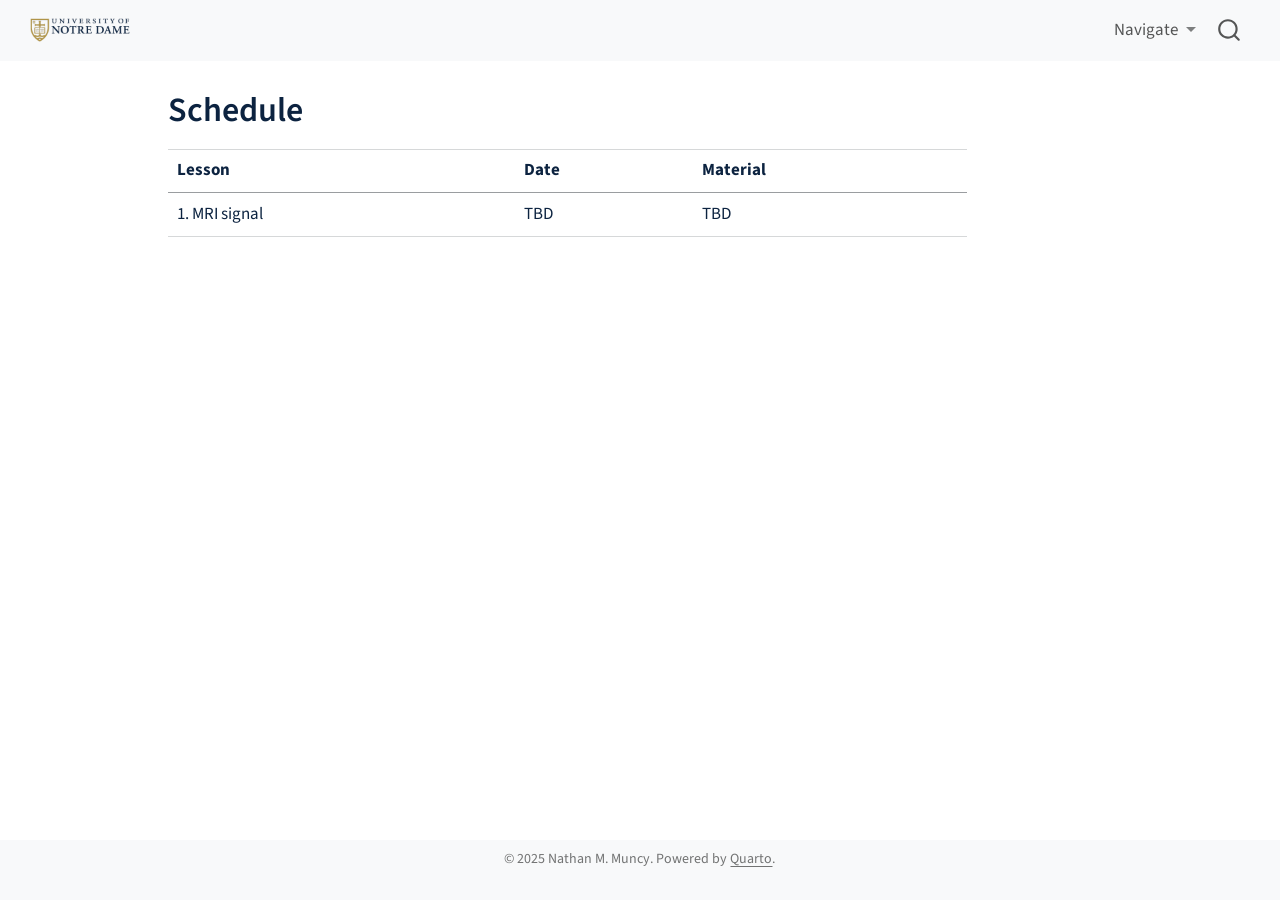
<file: docs/pages/schedule.html>
<!DOCTYPE html>
<html xmlns="http://www.w3.org/1999/xhtml" lang="en" xml:lang="en"><head>

<meta charset="utf-8">
<meta name="generator" content="quarto-1.7.33">

<meta name="viewport" content="width=device-width, initial-scale=1.0, user-scalable=yes">


<title>Schedule – Anatomic MRI</title>
<style>
code{white-space: pre-wrap;}
span.smallcaps{font-variant: small-caps;}
div.columns{display: flex; gap: min(4vw, 1.5em);}
div.column{flex: auto; overflow-x: auto;}
div.hanging-indent{margin-left: 1.5em; text-indent: -1.5em;}
ul.task-list{list-style: none;}
ul.task-list li input[type="checkbox"] {
  width: 0.8em;
  margin: 0 0.8em 0.2em -1em; /* quarto-specific, see https://github.com/quarto-dev/quarto-cli/issues/4556 */ 
  vertical-align: middle;
}
</style>


<script src="../site_libs/quarto-nav/quarto-nav.js"></script>
<script src="../site_libs/quarto-nav/headroom.min.js"></script>
<script src="../site_libs/clipboard/clipboard.min.js"></script>
<script src="../site_libs/quarto-search/autocomplete.umd.js"></script>
<script src="../site_libs/quarto-search/fuse.min.js"></script>
<script src="../site_libs/quarto-search/quarto-search.js"></script>
<meta name="quarto:offset" content="../">
<script src="../site_libs/quarto-html/quarto.js" type="module"></script>
<script src="../site_libs/quarto-html/tabsets/tabsets.js" type="module"></script>
<script src="../site_libs/quarto-html/popper.min.js"></script>
<script src="../site_libs/quarto-html/tippy.umd.min.js"></script>
<script src="../site_libs/quarto-html/anchor.min.js"></script>
<link href="../site_libs/quarto-html/tippy.css" rel="stylesheet">
<link href="../site_libs/quarto-html/quarto-syntax-highlighting-ea385d0e468b0dd5ea5bf0780b1290d9.css" rel="stylesheet" id="quarto-text-highlighting-styles">
<script src="../site_libs/bootstrap/bootstrap.min.js"></script>
<link href="../site_libs/bootstrap/bootstrap-icons.css" rel="stylesheet">
<link href="../site_libs/bootstrap/bootstrap-aa7ab17dc3e7d0d34a26d46f2553ec94.min.css" rel="stylesheet" append-hash="true" id="quarto-bootstrap" data-mode="light">
<script id="quarto-search-options" type="application/json">{
  "location": "navbar",
  "copy-button": false,
  "collapse-after": 3,
  "panel-placement": "end",
  "type": "overlay",
  "limit": 50,
  "keyboard-shortcut": [
    "f",
    "/",
    "s"
  ],
  "show-item-context": false,
  "language": {
    "search-no-results-text": "No results",
    "search-matching-documents-text": "matching documents",
    "search-copy-link-title": "Copy link to search",
    "search-hide-matches-text": "Hide additional matches",
    "search-more-match-text": "more match in this document",
    "search-more-matches-text": "more matches in this document",
    "search-clear-button-title": "Clear",
    "search-text-placeholder": "",
    "search-detached-cancel-button-title": "Cancel",
    "search-submit-button-title": "Submit",
    "search-label": "Search"
  }
}</script>


<link rel="stylesheet" href="../styles.css">
</head>

<body class="nav-fixed quarto-light">

<div id="quarto-search-results"></div>
  <header id="quarto-header" class="headroom fixed-top">
    <nav class="navbar navbar-expand-lg " data-bs-theme="dark">
      <div class="navbar-container container-fluid">
      <div class="navbar-brand-container mx-auto">
    <a href="../index.html" class="navbar-brand navbar-brand-logo">
    <img src="../media/nd_logo.png" alt="" class="navbar-logo">
    </a>
  </div>
            <div id="quarto-search" class="" title="Search"></div>
          <button class="navbar-toggler" type="button" data-bs-toggle="collapse" data-bs-target="#navbarCollapse" aria-controls="navbarCollapse" role="menu" aria-expanded="false" aria-label="Toggle navigation" onclick="if (window.quartoToggleHeadroom) { window.quartoToggleHeadroom(); }">
  <span class="navbar-toggler-icon"></span>
</button>
          <div class="collapse navbar-collapse" id="navbarCollapse">
            <ul class="navbar-nav navbar-nav-scroll ms-auto">
  <li class="nav-item dropdown ">
    <a class="nav-link dropdown-toggle" href="#" id="nav-menu-navigate" role="link" data-bs-toggle="dropdown" aria-expanded="false">
 <span class="menu-text">Navigate</span>
    </a>
    <ul class="dropdown-menu dropdown-menu-end" aria-labelledby="nav-menu-navigate">    
        <li>
    <a class="dropdown-item" href="../index.html">
 <span class="dropdown-text">Home</span></a>
  </li>  
        <li>
    <a class="dropdown-item" href="../pages/about.html">
 <span class="dropdown-text">About</span></a>
  </li>  
        <li>
    <a class="dropdown-item" href="../pages/modules.html">
 <span class="dropdown-text">Modules</span></a>
  </li>  
    </ul>
  </li>
</ul>
          </div> <!-- /navcollapse -->
            <div class="quarto-navbar-tools">
</div>
      </div> <!-- /container-fluid -->
    </nav>
</header>
<!-- content -->
<div id="quarto-content" class="quarto-container page-columns page-rows-contents page-layout-article page-navbar">
<!-- sidebar -->
<!-- margin-sidebar -->
    <div id="quarto-margin-sidebar" class="sidebar margin-sidebar zindex-bottom">
        
    </div>
<!-- main -->
<main class="content" id="quarto-document-content">

<header id="title-block-header" class="quarto-title-block default">
<div class="quarto-title">
<h1 class="title">Schedule</h1>
</div>



<div class="quarto-title-meta">

    
  
    
  </div>
  


</header>


<table class="caption-top table">
<thead>
<tr class="header">
<th>Lesson</th>
<th>Date</th>
<th>Material</th>
</tr>
</thead>
<tbody>
<tr class="odd">
<td>1. MRI signal</td>
<td>TBD</td>
<td>TBD</td>
</tr>
</tbody>
</table>



</main> <!-- /main -->
<script id="quarto-html-after-body" type="application/javascript">
  window.document.addEventListener("DOMContentLoaded", function (event) {
    const icon = "";
    const anchorJS = new window.AnchorJS();
    anchorJS.options = {
      placement: 'right',
      icon: icon
    };
    anchorJS.add('.anchored');
    const isCodeAnnotation = (el) => {
      for (const clz of el.classList) {
        if (clz.startsWith('code-annotation-')) {                     
          return true;
        }
      }
      return false;
    }
    const onCopySuccess = function(e) {
      // button target
      const button = e.trigger;
      // don't keep focus
      button.blur();
      // flash "checked"
      button.classList.add('code-copy-button-checked');
      var currentTitle = button.getAttribute("title");
      button.setAttribute("title", "Copied!");
      let tooltip;
      if (window.bootstrap) {
        button.setAttribute("data-bs-toggle", "tooltip");
        button.setAttribute("data-bs-placement", "left");
        button.setAttribute("data-bs-title", "Copied!");
        tooltip = new bootstrap.Tooltip(button, 
          { trigger: "manual", 
            customClass: "code-copy-button-tooltip",
            offset: [0, -8]});
        tooltip.show();    
      }
      setTimeout(function() {
        if (tooltip) {
          tooltip.hide();
          button.removeAttribute("data-bs-title");
          button.removeAttribute("data-bs-toggle");
          button.removeAttribute("data-bs-placement");
        }
        button.setAttribute("title", currentTitle);
        button.classList.remove('code-copy-button-checked');
      }, 1000);
      // clear code selection
      e.clearSelection();
    }
    const getTextToCopy = function(trigger) {
        const codeEl = trigger.previousElementSibling.cloneNode(true);
        for (const childEl of codeEl.children) {
          if (isCodeAnnotation(childEl)) {
            childEl.remove();
          }
        }
        return codeEl.innerText;
    }
    const clipboard = new window.ClipboardJS('.code-copy-button:not([data-in-quarto-modal])', {
      text: getTextToCopy
    });
    clipboard.on('success', onCopySuccess);
    if (window.document.getElementById('quarto-embedded-source-code-modal')) {
      const clipboardModal = new window.ClipboardJS('.code-copy-button[data-in-quarto-modal]', {
        text: getTextToCopy,
        container: window.document.getElementById('quarto-embedded-source-code-modal')
      });
      clipboardModal.on('success', onCopySuccess);
    }
      var localhostRegex = new RegExp(/^(?:http|https):\/\/localhost\:?[0-9]*\//);
      var mailtoRegex = new RegExp(/^mailto:/);
        var filterRegex = new RegExp('/' + window.location.host + '/');
      var isInternal = (href) => {
          return filterRegex.test(href) || localhostRegex.test(href) || mailtoRegex.test(href);
      }
      // Inspect non-navigation links and adorn them if external
     var links = window.document.querySelectorAll('a[href]:not(.nav-link):not(.navbar-brand):not(.toc-action):not(.sidebar-link):not(.sidebar-item-toggle):not(.pagination-link):not(.no-external):not([aria-hidden]):not(.dropdown-item):not(.quarto-navigation-tool):not(.about-link)');
      for (var i=0; i<links.length; i++) {
        const link = links[i];
        if (!isInternal(link.href)) {
          // undo the damage that might have been done by quarto-nav.js in the case of
          // links that we want to consider external
          if (link.dataset.originalHref !== undefined) {
            link.href = link.dataset.originalHref;
          }
        }
      }
    function tippyHover(el, contentFn, onTriggerFn, onUntriggerFn) {
      const config = {
        allowHTML: true,
        maxWidth: 500,
        delay: 100,
        arrow: false,
        appendTo: function(el) {
            return el.parentElement;
        },
        interactive: true,
        interactiveBorder: 10,
        theme: 'quarto',
        placement: 'bottom-start',
      };
      if (contentFn) {
        config.content = contentFn;
      }
      if (onTriggerFn) {
        config.onTrigger = onTriggerFn;
      }
      if (onUntriggerFn) {
        config.onUntrigger = onUntriggerFn;
      }
      window.tippy(el, config); 
    }
    const noterefs = window.document.querySelectorAll('a[role="doc-noteref"]');
    for (var i=0; i<noterefs.length; i++) {
      const ref = noterefs[i];
      tippyHover(ref, function() {
        // use id or data attribute instead here
        let href = ref.getAttribute('data-footnote-href') || ref.getAttribute('href');
        try { href = new URL(href).hash; } catch {}
        const id = href.replace(/^#\/?/, "");
        const note = window.document.getElementById(id);
        if (note) {
          return note.innerHTML;
        } else {
          return "";
        }
      });
    }
    const xrefs = window.document.querySelectorAll('a.quarto-xref');
    const processXRef = (id, note) => {
      // Strip column container classes
      const stripColumnClz = (el) => {
        el.classList.remove("page-full", "page-columns");
        if (el.children) {
          for (const child of el.children) {
            stripColumnClz(child);
          }
        }
      }
      stripColumnClz(note)
      if (id === null || id.startsWith('sec-')) {
        // Special case sections, only their first couple elements
        const container = document.createElement("div");
        if (note.children && note.children.length > 2) {
          container.appendChild(note.children[0].cloneNode(true));
          for (let i = 1; i < note.children.length; i++) {
            const child = note.children[i];
            if (child.tagName === "P" && child.innerText === "") {
              continue;
            } else {
              container.appendChild(child.cloneNode(true));
              break;
            }
          }
          if (window.Quarto?.typesetMath) {
            window.Quarto.typesetMath(container);
          }
          return container.innerHTML
        } else {
          if (window.Quarto?.typesetMath) {
            window.Quarto.typesetMath(note);
          }
          return note.innerHTML;
        }
      } else {
        // Remove any anchor links if they are present
        const anchorLink = note.querySelector('a.anchorjs-link');
        if (anchorLink) {
          anchorLink.remove();
        }
        if (window.Quarto?.typesetMath) {
          window.Quarto.typesetMath(note);
        }
        if (note.classList.contains("callout")) {
          return note.outerHTML;
        } else {
          return note.innerHTML;
        }
      }
    }
    for (var i=0; i<xrefs.length; i++) {
      const xref = xrefs[i];
      tippyHover(xref, undefined, function(instance) {
        instance.disable();
        let url = xref.getAttribute('href');
        let hash = undefined; 
        if (url.startsWith('#')) {
          hash = url;
        } else {
          try { hash = new URL(url).hash; } catch {}
        }
        if (hash) {
          const id = hash.replace(/^#\/?/, "");
          const note = window.document.getElementById(id);
          if (note !== null) {
            try {
              const html = processXRef(id, note.cloneNode(true));
              instance.setContent(html);
            } finally {
              instance.enable();
              instance.show();
            }
          } else {
            // See if we can fetch this
            fetch(url.split('#')[0])
            .then(res => res.text())
            .then(html => {
              const parser = new DOMParser();
              const htmlDoc = parser.parseFromString(html, "text/html");
              const note = htmlDoc.getElementById(id);
              if (note !== null) {
                const html = processXRef(id, note);
                instance.setContent(html);
              } 
            }).finally(() => {
              instance.enable();
              instance.show();
            });
          }
        } else {
          // See if we can fetch a full url (with no hash to target)
          // This is a special case and we should probably do some content thinning / targeting
          fetch(url)
          .then(res => res.text())
          .then(html => {
            const parser = new DOMParser();
            const htmlDoc = parser.parseFromString(html, "text/html");
            const note = htmlDoc.querySelector('main.content');
            if (note !== null) {
              // This should only happen for chapter cross references
              // (since there is no id in the URL)
              // remove the first header
              if (note.children.length > 0 && note.children[0].tagName === "HEADER") {
                note.children[0].remove();
              }
              const html = processXRef(null, note);
              instance.setContent(html);
            } 
          }).finally(() => {
            instance.enable();
            instance.show();
          });
        }
      }, function(instance) {
      });
    }
        let selectedAnnoteEl;
        const selectorForAnnotation = ( cell, annotation) => {
          let cellAttr = 'data-code-cell="' + cell + '"';
          let lineAttr = 'data-code-annotation="' +  annotation + '"';
          const selector = 'span[' + cellAttr + '][' + lineAttr + ']';
          return selector;
        }
        const selectCodeLines = (annoteEl) => {
          const doc = window.document;
          const targetCell = annoteEl.getAttribute("data-target-cell");
          const targetAnnotation = annoteEl.getAttribute("data-target-annotation");
          const annoteSpan = window.document.querySelector(selectorForAnnotation(targetCell, targetAnnotation));
          const lines = annoteSpan.getAttribute("data-code-lines").split(",");
          const lineIds = lines.map((line) => {
            return targetCell + "-" + line;
          })
          let top = null;
          let height = null;
          let parent = null;
          if (lineIds.length > 0) {
              //compute the position of the single el (top and bottom and make a div)
              const el = window.document.getElementById(lineIds[0]);
              top = el.offsetTop;
              height = el.offsetHeight;
              parent = el.parentElement.parentElement;
            if (lineIds.length > 1) {
              const lastEl = window.document.getElementById(lineIds[lineIds.length - 1]);
              const bottom = lastEl.offsetTop + lastEl.offsetHeight;
              height = bottom - top;
            }
            if (top !== null && height !== null && parent !== null) {
              // cook up a div (if necessary) and position it 
              let div = window.document.getElementById("code-annotation-line-highlight");
              if (div === null) {
                div = window.document.createElement("div");
                div.setAttribute("id", "code-annotation-line-highlight");
                div.style.position = 'absolute';
                parent.appendChild(div);
              }
              div.style.top = top - 2 + "px";
              div.style.height = height + 4 + "px";
              div.style.left = 0;
              let gutterDiv = window.document.getElementById("code-annotation-line-highlight-gutter");
              if (gutterDiv === null) {
                gutterDiv = window.document.createElement("div");
                gutterDiv.setAttribute("id", "code-annotation-line-highlight-gutter");
                gutterDiv.style.position = 'absolute';
                const codeCell = window.document.getElementById(targetCell);
                const gutter = codeCell.querySelector('.code-annotation-gutter');
                gutter.appendChild(gutterDiv);
              }
              gutterDiv.style.top = top - 2 + "px";
              gutterDiv.style.height = height + 4 + "px";
            }
            selectedAnnoteEl = annoteEl;
          }
        };
        const unselectCodeLines = () => {
          const elementsIds = ["code-annotation-line-highlight", "code-annotation-line-highlight-gutter"];
          elementsIds.forEach((elId) => {
            const div = window.document.getElementById(elId);
            if (div) {
              div.remove();
            }
          });
          selectedAnnoteEl = undefined;
        };
          // Handle positioning of the toggle
      window.addEventListener(
        "resize",
        throttle(() => {
          elRect = undefined;
          if (selectedAnnoteEl) {
            selectCodeLines(selectedAnnoteEl);
          }
        }, 10)
      );
      function throttle(fn, ms) {
      let throttle = false;
      let timer;
        return (...args) => {
          if(!throttle) { // first call gets through
              fn.apply(this, args);
              throttle = true;
          } else { // all the others get throttled
              if(timer) clearTimeout(timer); // cancel #2
              timer = setTimeout(() => {
                fn.apply(this, args);
                timer = throttle = false;
              }, ms);
          }
        };
      }
        // Attach click handler to the DT
        const annoteDls = window.document.querySelectorAll('dt[data-target-cell]');
        for (const annoteDlNode of annoteDls) {
          annoteDlNode.addEventListener('click', (event) => {
            const clickedEl = event.target;
            if (clickedEl !== selectedAnnoteEl) {
              unselectCodeLines();
              const activeEl = window.document.querySelector('dt[data-target-cell].code-annotation-active');
              if (activeEl) {
                activeEl.classList.remove('code-annotation-active');
              }
              selectCodeLines(clickedEl);
              clickedEl.classList.add('code-annotation-active');
            } else {
              // Unselect the line
              unselectCodeLines();
              clickedEl.classList.remove('code-annotation-active');
            }
          });
        }
    const findCites = (el) => {
      const parentEl = el.parentElement;
      if (parentEl) {
        const cites = parentEl.dataset.cites;
        if (cites) {
          return {
            el,
            cites: cites.split(' ')
          };
        } else {
          return findCites(el.parentElement)
        }
      } else {
        return undefined;
      }
    };
    var bibliorefs = window.document.querySelectorAll('a[role="doc-biblioref"]');
    for (var i=0; i<bibliorefs.length; i++) {
      const ref = bibliorefs[i];
      const citeInfo = findCites(ref);
      if (citeInfo) {
        tippyHover(citeInfo.el, function() {
          var popup = window.document.createElement('div');
          citeInfo.cites.forEach(function(cite) {
            var citeDiv = window.document.createElement('div');
            citeDiv.classList.add('hanging-indent');
            citeDiv.classList.add('csl-entry');
            var biblioDiv = window.document.getElementById('ref-' + cite);
            if (biblioDiv) {
              citeDiv.innerHTML = biblioDiv.innerHTML;
            }
            popup.appendChild(citeDiv);
          });
          return popup.innerHTML;
        });
      }
    }
  });
  </script>
</div> <!-- /content -->
<footer class="footer">
  <div class="nav-footer">
    <div class="nav-footer-left">
      &nbsp;
    </div>   
    <div class="nav-footer-center">
<p>© 2025 Nathan M. Muncy. Powered by <a href="https://www.quarto.org">Quarto</a>.</p>
</div>
    <div class="nav-footer-right">
      &nbsp;
    </div>
  </div>
</footer>




</body></html>
</file>
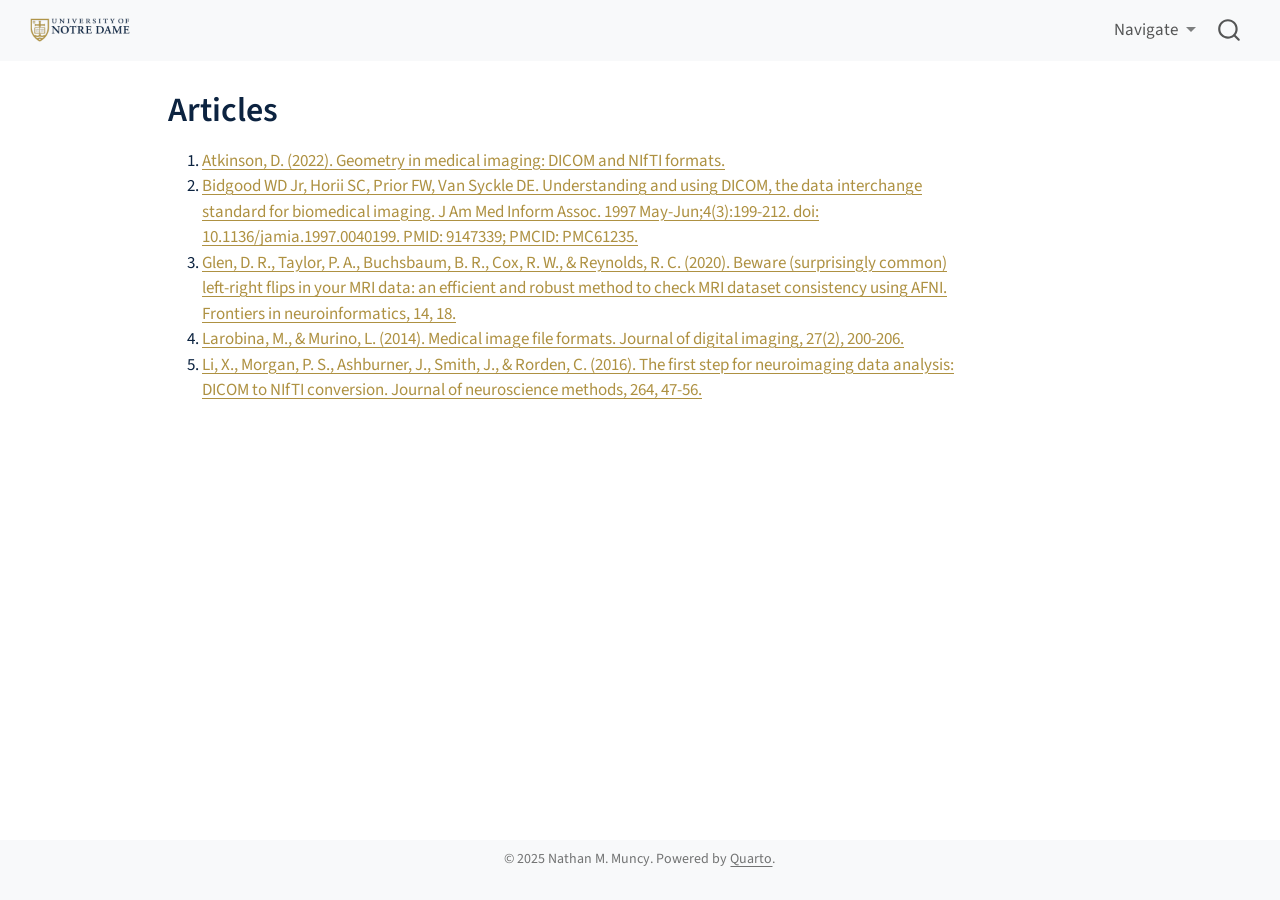
<file: docs/lectures/dicom/articles/articles.html>
<!DOCTYPE html>
<html xmlns="http://www.w3.org/1999/xhtml" lang="en" xml:lang="en"><head>

<meta charset="utf-8">
<meta name="generator" content="quarto-1.7.33">

<meta name="viewport" content="width=device-width, initial-scale=1.0, user-scalable=yes">


<title>Articles – Anatomic MRI</title>
<style>
code{white-space: pre-wrap;}
span.smallcaps{font-variant: small-caps;}
div.columns{display: flex; gap: min(4vw, 1.5em);}
div.column{flex: auto; overflow-x: auto;}
div.hanging-indent{margin-left: 1.5em; text-indent: -1.5em;}
ul.task-list{list-style: none;}
ul.task-list li input[type="checkbox"] {
  width: 0.8em;
  margin: 0 0.8em 0.2em -1em; /* quarto-specific, see https://github.com/quarto-dev/quarto-cli/issues/4556 */ 
  vertical-align: middle;
}
</style>


<script src="../../../site_libs/quarto-nav/quarto-nav.js"></script>
<script src="../../../site_libs/quarto-nav/headroom.min.js"></script>
<script src="../../../site_libs/clipboard/clipboard.min.js"></script>
<script src="../../../site_libs/quarto-search/autocomplete.umd.js"></script>
<script src="../../../site_libs/quarto-search/fuse.min.js"></script>
<script src="../../../site_libs/quarto-search/quarto-search.js"></script>
<meta name="quarto:offset" content="../../../">
<script src="../../../site_libs/quarto-html/quarto.js" type="module"></script>
<script src="../../../site_libs/quarto-html/tabsets/tabsets.js" type="module"></script>
<script src="../../../site_libs/quarto-html/popper.min.js"></script>
<script src="../../../site_libs/quarto-html/tippy.umd.min.js"></script>
<script src="../../../site_libs/quarto-html/anchor.min.js"></script>
<link href="../../../site_libs/quarto-html/tippy.css" rel="stylesheet">
<link href="../../../site_libs/quarto-html/quarto-syntax-highlighting-ea385d0e468b0dd5ea5bf0780b1290d9.css" rel="stylesheet" id="quarto-text-highlighting-styles">
<script src="../../../site_libs/bootstrap/bootstrap.min.js"></script>
<link href="../../../site_libs/bootstrap/bootstrap-icons.css" rel="stylesheet">
<link href="../../../site_libs/bootstrap/bootstrap-aa7ab17dc3e7d0d34a26d46f2553ec94.min.css" rel="stylesheet" append-hash="true" id="quarto-bootstrap" data-mode="light">
<script id="quarto-search-options" type="application/json">{
  "location": "navbar",
  "copy-button": false,
  "collapse-after": 3,
  "panel-placement": "end",
  "type": "overlay",
  "limit": 50,
  "keyboard-shortcut": [
    "f",
    "/",
    "s"
  ],
  "show-item-context": false,
  "language": {
    "search-no-results-text": "No results",
    "search-matching-documents-text": "matching documents",
    "search-copy-link-title": "Copy link to search",
    "search-hide-matches-text": "Hide additional matches",
    "search-more-match-text": "more match in this document",
    "search-more-matches-text": "more matches in this document",
    "search-clear-button-title": "Clear",
    "search-text-placeholder": "",
    "search-detached-cancel-button-title": "Cancel",
    "search-submit-button-title": "Submit",
    "search-label": "Search"
  }
}</script>


<link rel="stylesheet" href="../../../styles.css">
</head>

<body class="nav-fixed quarto-light">

<div id="quarto-search-results"></div>
  <header id="quarto-header" class="headroom fixed-top">
    <nav class="navbar navbar-expand-lg " data-bs-theme="dark">
      <div class="navbar-container container-fluid">
      <div class="navbar-brand-container mx-auto">
    <a href="../../../index.html" class="navbar-brand navbar-brand-logo">
    <img src="../../../media/nd_logo.png" alt="" class="navbar-logo">
    </a>
  </div>
            <div id="quarto-search" class="" title="Search"></div>
          <button class="navbar-toggler" type="button" data-bs-toggle="collapse" data-bs-target="#navbarCollapse" aria-controls="navbarCollapse" role="menu" aria-expanded="false" aria-label="Toggle navigation" onclick="if (window.quartoToggleHeadroom) { window.quartoToggleHeadroom(); }">
  <span class="navbar-toggler-icon"></span>
</button>
          <div class="collapse navbar-collapse" id="navbarCollapse">
            <ul class="navbar-nav navbar-nav-scroll ms-auto">
  <li class="nav-item dropdown ">
    <a class="nav-link dropdown-toggle" href="#" id="nav-menu-navigate" role="link" data-bs-toggle="dropdown" aria-expanded="false">
 <span class="menu-text">Navigate</span>
    </a>
    <ul class="dropdown-menu dropdown-menu-end" aria-labelledby="nav-menu-navigate">    
        <li>
    <a class="dropdown-item" href="../../../index.html">
 <span class="dropdown-text">Home</span></a>
  </li>  
        <li>
    <a class="dropdown-item" href="../../../pages/about.html">
 <span class="dropdown-text">About</span></a>
  </li>  
        <li>
    <a class="dropdown-item" href="../../../pages/modules.html">
 <span class="dropdown-text">Modules</span></a>
  </li>  
    </ul>
  </li>
</ul>
          </div> <!-- /navcollapse -->
            <div class="quarto-navbar-tools">
</div>
      </div> <!-- /container-fluid -->
    </nav>
</header>
<!-- content -->
<div id="quarto-content" class="quarto-container page-columns page-rows-contents page-layout-article page-navbar">
<!-- sidebar -->
<!-- margin-sidebar -->
    <div id="quarto-margin-sidebar" class="sidebar margin-sidebar zindex-bottom">
        
    </div>
<!-- main -->
<main class="content" id="quarto-document-content">

<header id="title-block-header" class="quarto-title-block default">
<div class="quarto-title">
<h1 class="title">Articles</h1>
</div>



<div class="quarto-title-meta">

    
  
    
  </div>
  


</header>


<ol type="1">
<li><a href="atkinson_2022_dcmnii.pdf">Atkinson, D. (2022). Geometry in medical imaging: DICOM and NIfTI formats.</a></li>
<li><a href="bidgood_1997_dicom.pdf">Bidgood WD Jr, Horii SC, Prior FW, Van Syckle DE. Understanding and using DICOM, the data interchange standard for biomedical imaging. J Am Med Inform Assoc. 1997 May-Jun;4(3):199-212. doi: 10.1136/jamia.1997.0040199. PMID: 9147339; PMCID: PMC61235.</a></li>
<li><a href="glen_LRflip_2020.pdf">Glen, D. R., Taylor, P. A., Buchsbaum, B. R., Cox, R. W., &amp; Reynolds, R. C. (2020). Beware (surprisingly common) left-right flips in your MRI data: an efficient and robust method to check MRI dataset consistency using AFNI. Frontiers in neuroinformatics, 14, 18.</a></li>
<li><a href="larobina_2014_formats.pdf">Larobina, M., &amp; Murino, L. (2014). Medical image file formats. Journal of digital imaging, 27(2), 200-206.</a></li>
<li><a href="li_2016_nifti.pdf">Li, X., Morgan, P. S., Ashburner, J., Smith, J., &amp; Rorden, C. (2016). The first step for neuroimaging data analysis: DICOM to NIfTI conversion. Journal of neuroscience methods, 264, 47-56.</a></li>
</ol>



</main> <!-- /main -->
<script id="quarto-html-after-body" type="application/javascript">
  window.document.addEventListener("DOMContentLoaded", function (event) {
    const icon = "";
    const anchorJS = new window.AnchorJS();
    anchorJS.options = {
      placement: 'right',
      icon: icon
    };
    anchorJS.add('.anchored');
    const isCodeAnnotation = (el) => {
      for (const clz of el.classList) {
        if (clz.startsWith('code-annotation-')) {                     
          return true;
        }
      }
      return false;
    }
    const onCopySuccess = function(e) {
      // button target
      const button = e.trigger;
      // don't keep focus
      button.blur();
      // flash "checked"
      button.classList.add('code-copy-button-checked');
      var currentTitle = button.getAttribute("title");
      button.setAttribute("title", "Copied!");
      let tooltip;
      if (window.bootstrap) {
        button.setAttribute("data-bs-toggle", "tooltip");
        button.setAttribute("data-bs-placement", "left");
        button.setAttribute("data-bs-title", "Copied!");
        tooltip = new bootstrap.Tooltip(button, 
          { trigger: "manual", 
            customClass: "code-copy-button-tooltip",
            offset: [0, -8]});
        tooltip.show();    
      }
      setTimeout(function() {
        if (tooltip) {
          tooltip.hide();
          button.removeAttribute("data-bs-title");
          button.removeAttribute("data-bs-toggle");
          button.removeAttribute("data-bs-placement");
        }
        button.setAttribute("title", currentTitle);
        button.classList.remove('code-copy-button-checked');
      }, 1000);
      // clear code selection
      e.clearSelection();
    }
    const getTextToCopy = function(trigger) {
        const codeEl = trigger.previousElementSibling.cloneNode(true);
        for (const childEl of codeEl.children) {
          if (isCodeAnnotation(childEl)) {
            childEl.remove();
          }
        }
        return codeEl.innerText;
    }
    const clipboard = new window.ClipboardJS('.code-copy-button:not([data-in-quarto-modal])', {
      text: getTextToCopy
    });
    clipboard.on('success', onCopySuccess);
    if (window.document.getElementById('quarto-embedded-source-code-modal')) {
      const clipboardModal = new window.ClipboardJS('.code-copy-button[data-in-quarto-modal]', {
        text: getTextToCopy,
        container: window.document.getElementById('quarto-embedded-source-code-modal')
      });
      clipboardModal.on('success', onCopySuccess);
    }
      var localhostRegex = new RegExp(/^(?:http|https):\/\/localhost\:?[0-9]*\//);
      var mailtoRegex = new RegExp(/^mailto:/);
        var filterRegex = new RegExp('/' + window.location.host + '/');
      var isInternal = (href) => {
          return filterRegex.test(href) || localhostRegex.test(href) || mailtoRegex.test(href);
      }
      // Inspect non-navigation links and adorn them if external
     var links = window.document.querySelectorAll('a[href]:not(.nav-link):not(.navbar-brand):not(.toc-action):not(.sidebar-link):not(.sidebar-item-toggle):not(.pagination-link):not(.no-external):not([aria-hidden]):not(.dropdown-item):not(.quarto-navigation-tool):not(.about-link)');
      for (var i=0; i<links.length; i++) {
        const link = links[i];
        if (!isInternal(link.href)) {
          // undo the damage that might have been done by quarto-nav.js in the case of
          // links that we want to consider external
          if (link.dataset.originalHref !== undefined) {
            link.href = link.dataset.originalHref;
          }
        }
      }
    function tippyHover(el, contentFn, onTriggerFn, onUntriggerFn) {
      const config = {
        allowHTML: true,
        maxWidth: 500,
        delay: 100,
        arrow: false,
        appendTo: function(el) {
            return el.parentElement;
        },
        interactive: true,
        interactiveBorder: 10,
        theme: 'quarto',
        placement: 'bottom-start',
      };
      if (contentFn) {
        config.content = contentFn;
      }
      if (onTriggerFn) {
        config.onTrigger = onTriggerFn;
      }
      if (onUntriggerFn) {
        config.onUntrigger = onUntriggerFn;
      }
      window.tippy(el, config); 
    }
    const noterefs = window.document.querySelectorAll('a[role="doc-noteref"]');
    for (var i=0; i<noterefs.length; i++) {
      const ref = noterefs[i];
      tippyHover(ref, function() {
        // use id or data attribute instead here
        let href = ref.getAttribute('data-footnote-href') || ref.getAttribute('href');
        try { href = new URL(href).hash; } catch {}
        const id = href.replace(/^#\/?/, "");
        const note = window.document.getElementById(id);
        if (note) {
          return note.innerHTML;
        } else {
          return "";
        }
      });
    }
    const xrefs = window.document.querySelectorAll('a.quarto-xref');
    const processXRef = (id, note) => {
      // Strip column container classes
      const stripColumnClz = (el) => {
        el.classList.remove("page-full", "page-columns");
        if (el.children) {
          for (const child of el.children) {
            stripColumnClz(child);
          }
        }
      }
      stripColumnClz(note)
      if (id === null || id.startsWith('sec-')) {
        // Special case sections, only their first couple elements
        const container = document.createElement("div");
        if (note.children && note.children.length > 2) {
          container.appendChild(note.children[0].cloneNode(true));
          for (let i = 1; i < note.children.length; i++) {
            const child = note.children[i];
            if (child.tagName === "P" && child.innerText === "") {
              continue;
            } else {
              container.appendChild(child.cloneNode(true));
              break;
            }
          }
          if (window.Quarto?.typesetMath) {
            window.Quarto.typesetMath(container);
          }
          return container.innerHTML
        } else {
          if (window.Quarto?.typesetMath) {
            window.Quarto.typesetMath(note);
          }
          return note.innerHTML;
        }
      } else {
        // Remove any anchor links if they are present
        const anchorLink = note.querySelector('a.anchorjs-link');
        if (anchorLink) {
          anchorLink.remove();
        }
        if (window.Quarto?.typesetMath) {
          window.Quarto.typesetMath(note);
        }
        if (note.classList.contains("callout")) {
          return note.outerHTML;
        } else {
          return note.innerHTML;
        }
      }
    }
    for (var i=0; i<xrefs.length; i++) {
      const xref = xrefs[i];
      tippyHover(xref, undefined, function(instance) {
        instance.disable();
        let url = xref.getAttribute('href');
        let hash = undefined; 
        if (url.startsWith('#')) {
          hash = url;
        } else {
          try { hash = new URL(url).hash; } catch {}
        }
        if (hash) {
          const id = hash.replace(/^#\/?/, "");
          const note = window.document.getElementById(id);
          if (note !== null) {
            try {
              const html = processXRef(id, note.cloneNode(true));
              instance.setContent(html);
            } finally {
              instance.enable();
              instance.show();
            }
          } else {
            // See if we can fetch this
            fetch(url.split('#')[0])
            .then(res => res.text())
            .then(html => {
              const parser = new DOMParser();
              const htmlDoc = parser.parseFromString(html, "text/html");
              const note = htmlDoc.getElementById(id);
              if (note !== null) {
                const html = processXRef(id, note);
                instance.setContent(html);
              } 
            }).finally(() => {
              instance.enable();
              instance.show();
            });
          }
        } else {
          // See if we can fetch a full url (with no hash to target)
          // This is a special case and we should probably do some content thinning / targeting
          fetch(url)
          .then(res => res.text())
          .then(html => {
            const parser = new DOMParser();
            const htmlDoc = parser.parseFromString(html, "text/html");
            const note = htmlDoc.querySelector('main.content');
            if (note !== null) {
              // This should only happen for chapter cross references
              // (since there is no id in the URL)
              // remove the first header
              if (note.children.length > 0 && note.children[0].tagName === "HEADER") {
                note.children[0].remove();
              }
              const html = processXRef(null, note);
              instance.setContent(html);
            } 
          }).finally(() => {
            instance.enable();
            instance.show();
          });
        }
      }, function(instance) {
      });
    }
        let selectedAnnoteEl;
        const selectorForAnnotation = ( cell, annotation) => {
          let cellAttr = 'data-code-cell="' + cell + '"';
          let lineAttr = 'data-code-annotation="' +  annotation + '"';
          const selector = 'span[' + cellAttr + '][' + lineAttr + ']';
          return selector;
        }
        const selectCodeLines = (annoteEl) => {
          const doc = window.document;
          const targetCell = annoteEl.getAttribute("data-target-cell");
          const targetAnnotation = annoteEl.getAttribute("data-target-annotation");
          const annoteSpan = window.document.querySelector(selectorForAnnotation(targetCell, targetAnnotation));
          const lines = annoteSpan.getAttribute("data-code-lines").split(",");
          const lineIds = lines.map((line) => {
            return targetCell + "-" + line;
          })
          let top = null;
          let height = null;
          let parent = null;
          if (lineIds.length > 0) {
              //compute the position of the single el (top and bottom and make a div)
              const el = window.document.getElementById(lineIds[0]);
              top = el.offsetTop;
              height = el.offsetHeight;
              parent = el.parentElement.parentElement;
            if (lineIds.length > 1) {
              const lastEl = window.document.getElementById(lineIds[lineIds.length - 1]);
              const bottom = lastEl.offsetTop + lastEl.offsetHeight;
              height = bottom - top;
            }
            if (top !== null && height !== null && parent !== null) {
              // cook up a div (if necessary) and position it 
              let div = window.document.getElementById("code-annotation-line-highlight");
              if (div === null) {
                div = window.document.createElement("div");
                div.setAttribute("id", "code-annotation-line-highlight");
                div.style.position = 'absolute';
                parent.appendChild(div);
              }
              div.style.top = top - 2 + "px";
              div.style.height = height + 4 + "px";
              div.style.left = 0;
              let gutterDiv = window.document.getElementById("code-annotation-line-highlight-gutter");
              if (gutterDiv === null) {
                gutterDiv = window.document.createElement("div");
                gutterDiv.setAttribute("id", "code-annotation-line-highlight-gutter");
                gutterDiv.style.position = 'absolute';
                const codeCell = window.document.getElementById(targetCell);
                const gutter = codeCell.querySelector('.code-annotation-gutter');
                gutter.appendChild(gutterDiv);
              }
              gutterDiv.style.top = top - 2 + "px";
              gutterDiv.style.height = height + 4 + "px";
            }
            selectedAnnoteEl = annoteEl;
          }
        };
        const unselectCodeLines = () => {
          const elementsIds = ["code-annotation-line-highlight", "code-annotation-line-highlight-gutter"];
          elementsIds.forEach((elId) => {
            const div = window.document.getElementById(elId);
            if (div) {
              div.remove();
            }
          });
          selectedAnnoteEl = undefined;
        };
          // Handle positioning of the toggle
      window.addEventListener(
        "resize",
        throttle(() => {
          elRect = undefined;
          if (selectedAnnoteEl) {
            selectCodeLines(selectedAnnoteEl);
          }
        }, 10)
      );
      function throttle(fn, ms) {
      let throttle = false;
      let timer;
        return (...args) => {
          if(!throttle) { // first call gets through
              fn.apply(this, args);
              throttle = true;
          } else { // all the others get throttled
              if(timer) clearTimeout(timer); // cancel #2
              timer = setTimeout(() => {
                fn.apply(this, args);
                timer = throttle = false;
              }, ms);
          }
        };
      }
        // Attach click handler to the DT
        const annoteDls = window.document.querySelectorAll('dt[data-target-cell]');
        for (const annoteDlNode of annoteDls) {
          annoteDlNode.addEventListener('click', (event) => {
            const clickedEl = event.target;
            if (clickedEl !== selectedAnnoteEl) {
              unselectCodeLines();
              const activeEl = window.document.querySelector('dt[data-target-cell].code-annotation-active');
              if (activeEl) {
                activeEl.classList.remove('code-annotation-active');
              }
              selectCodeLines(clickedEl);
              clickedEl.classList.add('code-annotation-active');
            } else {
              // Unselect the line
              unselectCodeLines();
              clickedEl.classList.remove('code-annotation-active');
            }
          });
        }
    const findCites = (el) => {
      const parentEl = el.parentElement;
      if (parentEl) {
        const cites = parentEl.dataset.cites;
        if (cites) {
          return {
            el,
            cites: cites.split(' ')
          };
        } else {
          return findCites(el.parentElement)
        }
      } else {
        return undefined;
      }
    };
    var bibliorefs = window.document.querySelectorAll('a[role="doc-biblioref"]');
    for (var i=0; i<bibliorefs.length; i++) {
      const ref = bibliorefs[i];
      const citeInfo = findCites(ref);
      if (citeInfo) {
        tippyHover(citeInfo.el, function() {
          var popup = window.document.createElement('div');
          citeInfo.cites.forEach(function(cite) {
            var citeDiv = window.document.createElement('div');
            citeDiv.classList.add('hanging-indent');
            citeDiv.classList.add('csl-entry');
            var biblioDiv = window.document.getElementById('ref-' + cite);
            if (biblioDiv) {
              citeDiv.innerHTML = biblioDiv.innerHTML;
            }
            popup.appendChild(citeDiv);
          });
          return popup.innerHTML;
        });
      }
    }
  });
  </script>
</div> <!-- /content -->
<footer class="footer">
  <div class="nav-footer">
    <div class="nav-footer-left">
      &nbsp;
    </div>   
    <div class="nav-footer-center">
<p>© 2025 Nathan M. Muncy. Powered by <a href="https://www.quarto.org">Quarto</a>.</p>
</div>
    <div class="nav-footer-right">
      &nbsp;
    </div>
  </div>
</footer>




</body></html>
</file>
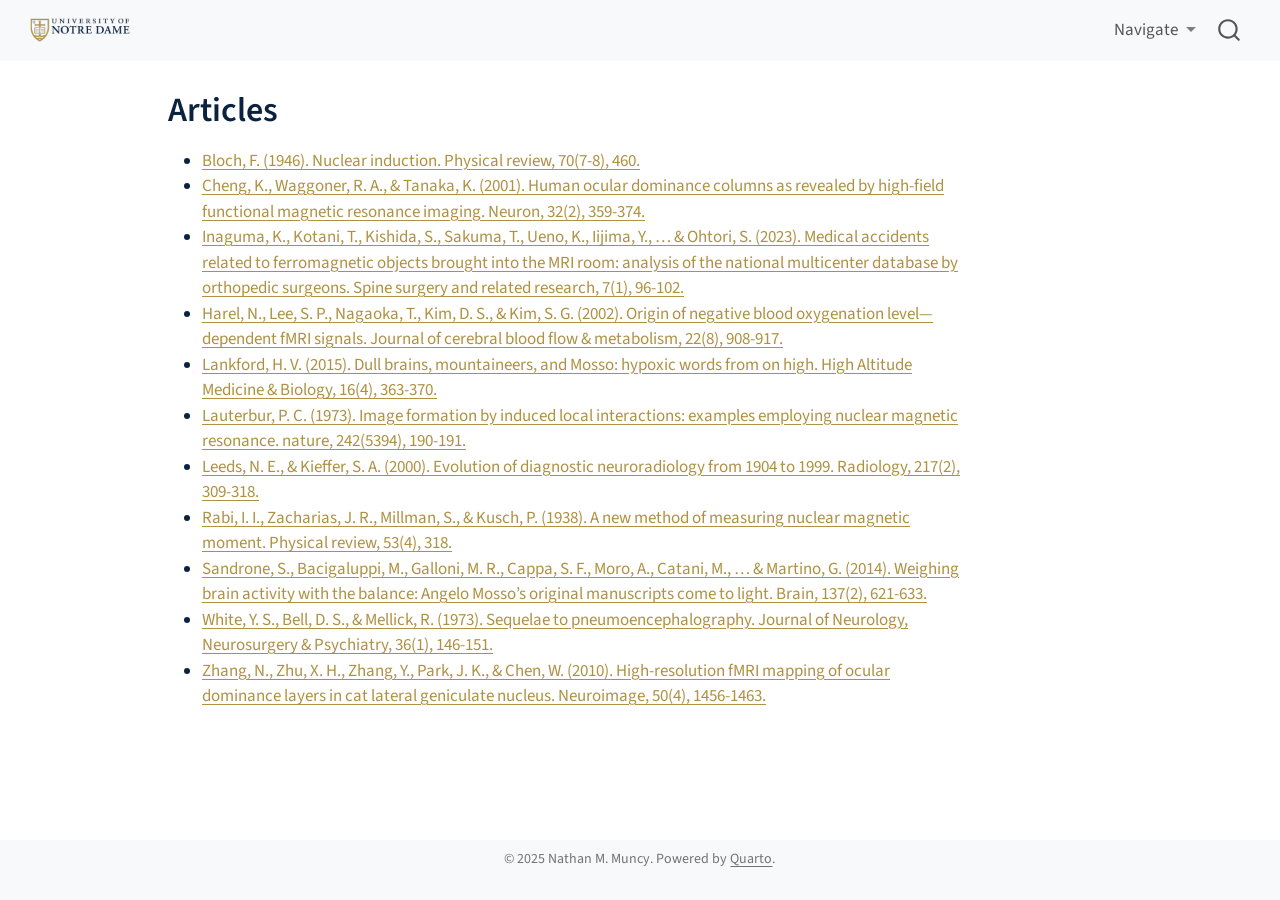
<file: docs/lectures/mri_overview/articles/articles.html>
<!DOCTYPE html>
<html xmlns="http://www.w3.org/1999/xhtml" lang="en" xml:lang="en"><head>

<meta charset="utf-8">
<meta name="generator" content="quarto-1.7.33">

<meta name="viewport" content="width=device-width, initial-scale=1.0, user-scalable=yes">


<title>Articles – Anatomic MRI</title>
<style>
code{white-space: pre-wrap;}
span.smallcaps{font-variant: small-caps;}
div.columns{display: flex; gap: min(4vw, 1.5em);}
div.column{flex: auto; overflow-x: auto;}
div.hanging-indent{margin-left: 1.5em; text-indent: -1.5em;}
ul.task-list{list-style: none;}
ul.task-list li input[type="checkbox"] {
  width: 0.8em;
  margin: 0 0.8em 0.2em -1em; /* quarto-specific, see https://github.com/quarto-dev/quarto-cli/issues/4556 */ 
  vertical-align: middle;
}
</style>


<script src="../../../site_libs/quarto-nav/quarto-nav.js"></script>
<script src="../../../site_libs/quarto-nav/headroom.min.js"></script>
<script src="../../../site_libs/clipboard/clipboard.min.js"></script>
<script src="../../../site_libs/quarto-search/autocomplete.umd.js"></script>
<script src="../../../site_libs/quarto-search/fuse.min.js"></script>
<script src="../../../site_libs/quarto-search/quarto-search.js"></script>
<meta name="quarto:offset" content="../../../">
<script src="../../../site_libs/quarto-html/quarto.js" type="module"></script>
<script src="../../../site_libs/quarto-html/tabsets/tabsets.js" type="module"></script>
<script src="../../../site_libs/quarto-html/popper.min.js"></script>
<script src="../../../site_libs/quarto-html/tippy.umd.min.js"></script>
<script src="../../../site_libs/quarto-html/anchor.min.js"></script>
<link href="../../../site_libs/quarto-html/tippy.css" rel="stylesheet">
<link href="../../../site_libs/quarto-html/quarto-syntax-highlighting-ea385d0e468b0dd5ea5bf0780b1290d9.css" rel="stylesheet" id="quarto-text-highlighting-styles">
<script src="../../../site_libs/bootstrap/bootstrap.min.js"></script>
<link href="../../../site_libs/bootstrap/bootstrap-icons.css" rel="stylesheet">
<link href="../../../site_libs/bootstrap/bootstrap-aa7ab17dc3e7d0d34a26d46f2553ec94.min.css" rel="stylesheet" append-hash="true" id="quarto-bootstrap" data-mode="light">
<script id="quarto-search-options" type="application/json">{
  "location": "navbar",
  "copy-button": false,
  "collapse-after": 3,
  "panel-placement": "end",
  "type": "overlay",
  "limit": 50,
  "keyboard-shortcut": [
    "f",
    "/",
    "s"
  ],
  "show-item-context": false,
  "language": {
    "search-no-results-text": "No results",
    "search-matching-documents-text": "matching documents",
    "search-copy-link-title": "Copy link to search",
    "search-hide-matches-text": "Hide additional matches",
    "search-more-match-text": "more match in this document",
    "search-more-matches-text": "more matches in this document",
    "search-clear-button-title": "Clear",
    "search-text-placeholder": "",
    "search-detached-cancel-button-title": "Cancel",
    "search-submit-button-title": "Submit",
    "search-label": "Search"
  }
}</script>


<link rel="stylesheet" href="../../../styles.css">
</head>

<body class="nav-fixed quarto-light">

<div id="quarto-search-results"></div>
  <header id="quarto-header" class="headroom fixed-top">
    <nav class="navbar navbar-expand-lg " data-bs-theme="dark">
      <div class="navbar-container container-fluid">
      <div class="navbar-brand-container mx-auto">
    <a href="../../../index.html" class="navbar-brand navbar-brand-logo">
    <img src="../../../media/nd_logo.png" alt="" class="navbar-logo">
    </a>
  </div>
            <div id="quarto-search" class="" title="Search"></div>
          <button class="navbar-toggler" type="button" data-bs-toggle="collapse" data-bs-target="#navbarCollapse" aria-controls="navbarCollapse" role="menu" aria-expanded="false" aria-label="Toggle navigation" onclick="if (window.quartoToggleHeadroom) { window.quartoToggleHeadroom(); }">
  <span class="navbar-toggler-icon"></span>
</button>
          <div class="collapse navbar-collapse" id="navbarCollapse">
            <ul class="navbar-nav navbar-nav-scroll ms-auto">
  <li class="nav-item dropdown ">
    <a class="nav-link dropdown-toggle" href="#" id="nav-menu-navigate" role="link" data-bs-toggle="dropdown" aria-expanded="false">
 <span class="menu-text">Navigate</span>
    </a>
    <ul class="dropdown-menu dropdown-menu-end" aria-labelledby="nav-menu-navigate">    
        <li>
    <a class="dropdown-item" href="../../../index.html">
 <span class="dropdown-text">Home</span></a>
  </li>  
        <li>
    <a class="dropdown-item" href="../../../pages/about.html">
 <span class="dropdown-text">About</span></a>
  </li>  
        <li>
    <a class="dropdown-item" href="../../../pages/modules.html">
 <span class="dropdown-text">Modules</span></a>
  </li>  
    </ul>
  </li>
</ul>
          </div> <!-- /navcollapse -->
            <div class="quarto-navbar-tools">
</div>
      </div> <!-- /container-fluid -->
    </nav>
</header>
<!-- content -->
<div id="quarto-content" class="quarto-container page-columns page-rows-contents page-layout-article page-navbar">
<!-- sidebar -->
<!-- margin-sidebar -->
    <div id="quarto-margin-sidebar" class="sidebar margin-sidebar zindex-bottom">
        
    </div>
<!-- main -->
<main class="content" id="quarto-document-content">

<header id="title-block-header" class="quarto-title-block default">
<div class="quarto-title">
<h1 class="title">Articles</h1>
</div>



<div class="quarto-title-meta">

    
  
    
  </div>
  


</header>


<ul>
<li><a href="bloch_1946.pdf">Bloch, F. (1946). Nuclear induction. Physical review, 70(7-8), 460.</a></li>
<li><a href="cheng_2001_human.pdf">Cheng, K., Waggoner, R. A., &amp; Tanaka, K. (2001). Human ocular dominance columns as revealed by high-field functional magnetic resonance imaging. Neuron, 32(2), 359-374.</a></li>
<li><a href="inaguma_2023_injuries.pdf">Inaguma, K., Kotani, T., Kishida, S., Sakuma, T., Ueno, K., Iijima, Y., … &amp; Ohtori, S. (2023). Medical accidents related to ferromagnetic objects brought into the MRI room: analysis of the national multicenter database by orthopedic surgeons. Spine surgery and related research, 7(1), 96-102.</a></li>
<li><a href="harel_2002_bold.pdf">Harel, N., Lee, S. P., Nagaoka, T., Kim, D. S., &amp; Kim, S. G. (2002). Origin of negative blood oxygenation level—dependent fMRI signals. Journal of cerebral blood flow &amp; metabolism, 22(8), 908-917.</a></li>
<li><a href="mosso_dull_brains.pdf">Lankford, H. V. (2015). Dull brains, mountaineers, and Mosso: hypoxic words from on high. High Altitude Medicine &amp; Biology, 16(4), 363-370.</a></li>
<li><a href="lauterbur_1973_mri.pdf">Lauterbur, P. C. (1973). Image formation by induced local interactions: examples employing nuclear magnetic resonance. nature, 242(5394), 190-191.</a></li>
<li><a href="leeds_imaging_1904_1999.pdf">Leeds, N. E., &amp; Kieffer, S. A. (2000). Evolution of diagnostic neuroradiology from 1904 to 1999. Radiology, 217(2), 309-318.</a></li>
<li><a href="rabi_1938.pdf">Rabi, I. I., Zacharias, J. R., Millman, S., &amp; Kusch, P. (1938). A new method of measuring nuclear magnetic moment. Physical review, 53(4), 318.</a></li>
<li><a href="mosso_weigh.pdf">Sandrone, S., Bacigaluppi, M., Galloni, M. R., Cappa, S. F., Moro, A., Catani, M., … &amp; Martino, G. (2014). Weighing brain activity with the balance: Angelo Mosso’s original manuscripts come to light. Brain, 137(2), 621-633.</a></li>
<li><a href="white_pneumo_sequelae.pdf">White, Y. S., Bell, D. S., &amp; Mellick, R. (1973). Sequelae to pneumoencephalography. Journal of Neurology, Neurosurgery &amp; Psychiatry, 36(1), 146-151.</a></li>
<li><a href="zhang_2010_cat.pdf">Zhang, N., Zhu, X. H., Zhang, Y., Park, J. K., &amp; Chen, W. (2010). High-resolution fMRI mapping of ocular dominance layers in cat lateral geniculate nucleus. Neuroimage, 50(4), 1456-1463.</a></li>
</ul>



</main> <!-- /main -->
<script id="quarto-html-after-body" type="application/javascript">
  window.document.addEventListener("DOMContentLoaded", function (event) {
    const icon = "";
    const anchorJS = new window.AnchorJS();
    anchorJS.options = {
      placement: 'right',
      icon: icon
    };
    anchorJS.add('.anchored');
    const isCodeAnnotation = (el) => {
      for (const clz of el.classList) {
        if (clz.startsWith('code-annotation-')) {                     
          return true;
        }
      }
      return false;
    }
    const onCopySuccess = function(e) {
      // button target
      const button = e.trigger;
      // don't keep focus
      button.blur();
      // flash "checked"
      button.classList.add('code-copy-button-checked');
      var currentTitle = button.getAttribute("title");
      button.setAttribute("title", "Copied!");
      let tooltip;
      if (window.bootstrap) {
        button.setAttribute("data-bs-toggle", "tooltip");
        button.setAttribute("data-bs-placement", "left");
        button.setAttribute("data-bs-title", "Copied!");
        tooltip = new bootstrap.Tooltip(button, 
          { trigger: "manual", 
            customClass: "code-copy-button-tooltip",
            offset: [0, -8]});
        tooltip.show();    
      }
      setTimeout(function() {
        if (tooltip) {
          tooltip.hide();
          button.removeAttribute("data-bs-title");
          button.removeAttribute("data-bs-toggle");
          button.removeAttribute("data-bs-placement");
        }
        button.setAttribute("title", currentTitle);
        button.classList.remove('code-copy-button-checked');
      }, 1000);
      // clear code selection
      e.clearSelection();
    }
    const getTextToCopy = function(trigger) {
        const codeEl = trigger.previousElementSibling.cloneNode(true);
        for (const childEl of codeEl.children) {
          if (isCodeAnnotation(childEl)) {
            childEl.remove();
          }
        }
        return codeEl.innerText;
    }
    const clipboard = new window.ClipboardJS('.code-copy-button:not([data-in-quarto-modal])', {
      text: getTextToCopy
    });
    clipboard.on('success', onCopySuccess);
    if (window.document.getElementById('quarto-embedded-source-code-modal')) {
      const clipboardModal = new window.ClipboardJS('.code-copy-button[data-in-quarto-modal]', {
        text: getTextToCopy,
        container: window.document.getElementById('quarto-embedded-source-code-modal')
      });
      clipboardModal.on('success', onCopySuccess);
    }
      var localhostRegex = new RegExp(/^(?:http|https):\/\/localhost\:?[0-9]*\//);
      var mailtoRegex = new RegExp(/^mailto:/);
        var filterRegex = new RegExp('/' + window.location.host + '/');
      var isInternal = (href) => {
          return filterRegex.test(href) || localhostRegex.test(href) || mailtoRegex.test(href);
      }
      // Inspect non-navigation links and adorn them if external
     var links = window.document.querySelectorAll('a[href]:not(.nav-link):not(.navbar-brand):not(.toc-action):not(.sidebar-link):not(.sidebar-item-toggle):not(.pagination-link):not(.no-external):not([aria-hidden]):not(.dropdown-item):not(.quarto-navigation-tool):not(.about-link)');
      for (var i=0; i<links.length; i++) {
        const link = links[i];
        if (!isInternal(link.href)) {
          // undo the damage that might have been done by quarto-nav.js in the case of
          // links that we want to consider external
          if (link.dataset.originalHref !== undefined) {
            link.href = link.dataset.originalHref;
          }
        }
      }
    function tippyHover(el, contentFn, onTriggerFn, onUntriggerFn) {
      const config = {
        allowHTML: true,
        maxWidth: 500,
        delay: 100,
        arrow: false,
        appendTo: function(el) {
            return el.parentElement;
        },
        interactive: true,
        interactiveBorder: 10,
        theme: 'quarto',
        placement: 'bottom-start',
      };
      if (contentFn) {
        config.content = contentFn;
      }
      if (onTriggerFn) {
        config.onTrigger = onTriggerFn;
      }
      if (onUntriggerFn) {
        config.onUntrigger = onUntriggerFn;
      }
      window.tippy(el, config); 
    }
    const noterefs = window.document.querySelectorAll('a[role="doc-noteref"]');
    for (var i=0; i<noterefs.length; i++) {
      const ref = noterefs[i];
      tippyHover(ref, function() {
        // use id or data attribute instead here
        let href = ref.getAttribute('data-footnote-href') || ref.getAttribute('href');
        try { href = new URL(href).hash; } catch {}
        const id = href.replace(/^#\/?/, "");
        const note = window.document.getElementById(id);
        if (note) {
          return note.innerHTML;
        } else {
          return "";
        }
      });
    }
    const xrefs = window.document.querySelectorAll('a.quarto-xref');
    const processXRef = (id, note) => {
      // Strip column container classes
      const stripColumnClz = (el) => {
        el.classList.remove("page-full", "page-columns");
        if (el.children) {
          for (const child of el.children) {
            stripColumnClz(child);
          }
        }
      }
      stripColumnClz(note)
      if (id === null || id.startsWith('sec-')) {
        // Special case sections, only their first couple elements
        const container = document.createElement("div");
        if (note.children && note.children.length > 2) {
          container.appendChild(note.children[0].cloneNode(true));
          for (let i = 1; i < note.children.length; i++) {
            const child = note.children[i];
            if (child.tagName === "P" && child.innerText === "") {
              continue;
            } else {
              container.appendChild(child.cloneNode(true));
              break;
            }
          }
          if (window.Quarto?.typesetMath) {
            window.Quarto.typesetMath(container);
          }
          return container.innerHTML
        } else {
          if (window.Quarto?.typesetMath) {
            window.Quarto.typesetMath(note);
          }
          return note.innerHTML;
        }
      } else {
        // Remove any anchor links if they are present
        const anchorLink = note.querySelector('a.anchorjs-link');
        if (anchorLink) {
          anchorLink.remove();
        }
        if (window.Quarto?.typesetMath) {
          window.Quarto.typesetMath(note);
        }
        if (note.classList.contains("callout")) {
          return note.outerHTML;
        } else {
          return note.innerHTML;
        }
      }
    }
    for (var i=0; i<xrefs.length; i++) {
      const xref = xrefs[i];
      tippyHover(xref, undefined, function(instance) {
        instance.disable();
        let url = xref.getAttribute('href');
        let hash = undefined; 
        if (url.startsWith('#')) {
          hash = url;
        } else {
          try { hash = new URL(url).hash; } catch {}
        }
        if (hash) {
          const id = hash.replace(/^#\/?/, "");
          const note = window.document.getElementById(id);
          if (note !== null) {
            try {
              const html = processXRef(id, note.cloneNode(true));
              instance.setContent(html);
            } finally {
              instance.enable();
              instance.show();
            }
          } else {
            // See if we can fetch this
            fetch(url.split('#')[0])
            .then(res => res.text())
            .then(html => {
              const parser = new DOMParser();
              const htmlDoc = parser.parseFromString(html, "text/html");
              const note = htmlDoc.getElementById(id);
              if (note !== null) {
                const html = processXRef(id, note);
                instance.setContent(html);
              } 
            }).finally(() => {
              instance.enable();
              instance.show();
            });
          }
        } else {
          // See if we can fetch a full url (with no hash to target)
          // This is a special case and we should probably do some content thinning / targeting
          fetch(url)
          .then(res => res.text())
          .then(html => {
            const parser = new DOMParser();
            const htmlDoc = parser.parseFromString(html, "text/html");
            const note = htmlDoc.querySelector('main.content');
            if (note !== null) {
              // This should only happen for chapter cross references
              // (since there is no id in the URL)
              // remove the first header
              if (note.children.length > 0 && note.children[0].tagName === "HEADER") {
                note.children[0].remove();
              }
              const html = processXRef(null, note);
              instance.setContent(html);
            } 
          }).finally(() => {
            instance.enable();
            instance.show();
          });
        }
      }, function(instance) {
      });
    }
        let selectedAnnoteEl;
        const selectorForAnnotation = ( cell, annotation) => {
          let cellAttr = 'data-code-cell="' + cell + '"';
          let lineAttr = 'data-code-annotation="' +  annotation + '"';
          const selector = 'span[' + cellAttr + '][' + lineAttr + ']';
          return selector;
        }
        const selectCodeLines = (annoteEl) => {
          const doc = window.document;
          const targetCell = annoteEl.getAttribute("data-target-cell");
          const targetAnnotation = annoteEl.getAttribute("data-target-annotation");
          const annoteSpan = window.document.querySelector(selectorForAnnotation(targetCell, targetAnnotation));
          const lines = annoteSpan.getAttribute("data-code-lines").split(",");
          const lineIds = lines.map((line) => {
            return targetCell + "-" + line;
          })
          let top = null;
          let height = null;
          let parent = null;
          if (lineIds.length > 0) {
              //compute the position of the single el (top and bottom and make a div)
              const el = window.document.getElementById(lineIds[0]);
              top = el.offsetTop;
              height = el.offsetHeight;
              parent = el.parentElement.parentElement;
            if (lineIds.length > 1) {
              const lastEl = window.document.getElementById(lineIds[lineIds.length - 1]);
              const bottom = lastEl.offsetTop + lastEl.offsetHeight;
              height = bottom - top;
            }
            if (top !== null && height !== null && parent !== null) {
              // cook up a div (if necessary) and position it 
              let div = window.document.getElementById("code-annotation-line-highlight");
              if (div === null) {
                div = window.document.createElement("div");
                div.setAttribute("id", "code-annotation-line-highlight");
                div.style.position = 'absolute';
                parent.appendChild(div);
              }
              div.style.top = top - 2 + "px";
              div.style.height = height + 4 + "px";
              div.style.left = 0;
              let gutterDiv = window.document.getElementById("code-annotation-line-highlight-gutter");
              if (gutterDiv === null) {
                gutterDiv = window.document.createElement("div");
                gutterDiv.setAttribute("id", "code-annotation-line-highlight-gutter");
                gutterDiv.style.position = 'absolute';
                const codeCell = window.document.getElementById(targetCell);
                const gutter = codeCell.querySelector('.code-annotation-gutter');
                gutter.appendChild(gutterDiv);
              }
              gutterDiv.style.top = top - 2 + "px";
              gutterDiv.style.height = height + 4 + "px";
            }
            selectedAnnoteEl = annoteEl;
          }
        };
        const unselectCodeLines = () => {
          const elementsIds = ["code-annotation-line-highlight", "code-annotation-line-highlight-gutter"];
          elementsIds.forEach((elId) => {
            const div = window.document.getElementById(elId);
            if (div) {
              div.remove();
            }
          });
          selectedAnnoteEl = undefined;
        };
          // Handle positioning of the toggle
      window.addEventListener(
        "resize",
        throttle(() => {
          elRect = undefined;
          if (selectedAnnoteEl) {
            selectCodeLines(selectedAnnoteEl);
          }
        }, 10)
      );
      function throttle(fn, ms) {
      let throttle = false;
      let timer;
        return (...args) => {
          if(!throttle) { // first call gets through
              fn.apply(this, args);
              throttle = true;
          } else { // all the others get throttled
              if(timer) clearTimeout(timer); // cancel #2
              timer = setTimeout(() => {
                fn.apply(this, args);
                timer = throttle = false;
              }, ms);
          }
        };
      }
        // Attach click handler to the DT
        const annoteDls = window.document.querySelectorAll('dt[data-target-cell]');
        for (const annoteDlNode of annoteDls) {
          annoteDlNode.addEventListener('click', (event) => {
            const clickedEl = event.target;
            if (clickedEl !== selectedAnnoteEl) {
              unselectCodeLines();
              const activeEl = window.document.querySelector('dt[data-target-cell].code-annotation-active');
              if (activeEl) {
                activeEl.classList.remove('code-annotation-active');
              }
              selectCodeLines(clickedEl);
              clickedEl.classList.add('code-annotation-active');
            } else {
              // Unselect the line
              unselectCodeLines();
              clickedEl.classList.remove('code-annotation-active');
            }
          });
        }
    const findCites = (el) => {
      const parentEl = el.parentElement;
      if (parentEl) {
        const cites = parentEl.dataset.cites;
        if (cites) {
          return {
            el,
            cites: cites.split(' ')
          };
        } else {
          return findCites(el.parentElement)
        }
      } else {
        return undefined;
      }
    };
    var bibliorefs = window.document.querySelectorAll('a[role="doc-biblioref"]');
    for (var i=0; i<bibliorefs.length; i++) {
      const ref = bibliorefs[i];
      const citeInfo = findCites(ref);
      if (citeInfo) {
        tippyHover(citeInfo.el, function() {
          var popup = window.document.createElement('div');
          citeInfo.cites.forEach(function(cite) {
            var citeDiv = window.document.createElement('div');
            citeDiv.classList.add('hanging-indent');
            citeDiv.classList.add('csl-entry');
            var biblioDiv = window.document.getElementById('ref-' + cite);
            if (biblioDiv) {
              citeDiv.innerHTML = biblioDiv.innerHTML;
            }
            popup.appendChild(citeDiv);
          });
          return popup.innerHTML;
        });
      }
    }
  });
  </script>
</div> <!-- /content -->
<footer class="footer">
  <div class="nav-footer">
    <div class="nav-footer-left">
      &nbsp;
    </div>   
    <div class="nav-footer-center">
<p>© 2025 Nathan M. Muncy. Powered by <a href="https://www.quarto.org">Quarto</a>.</p>
</div>
    <div class="nav-footer-right">
      &nbsp;
    </div>
  </div>
</footer>




</body></html>
</file>
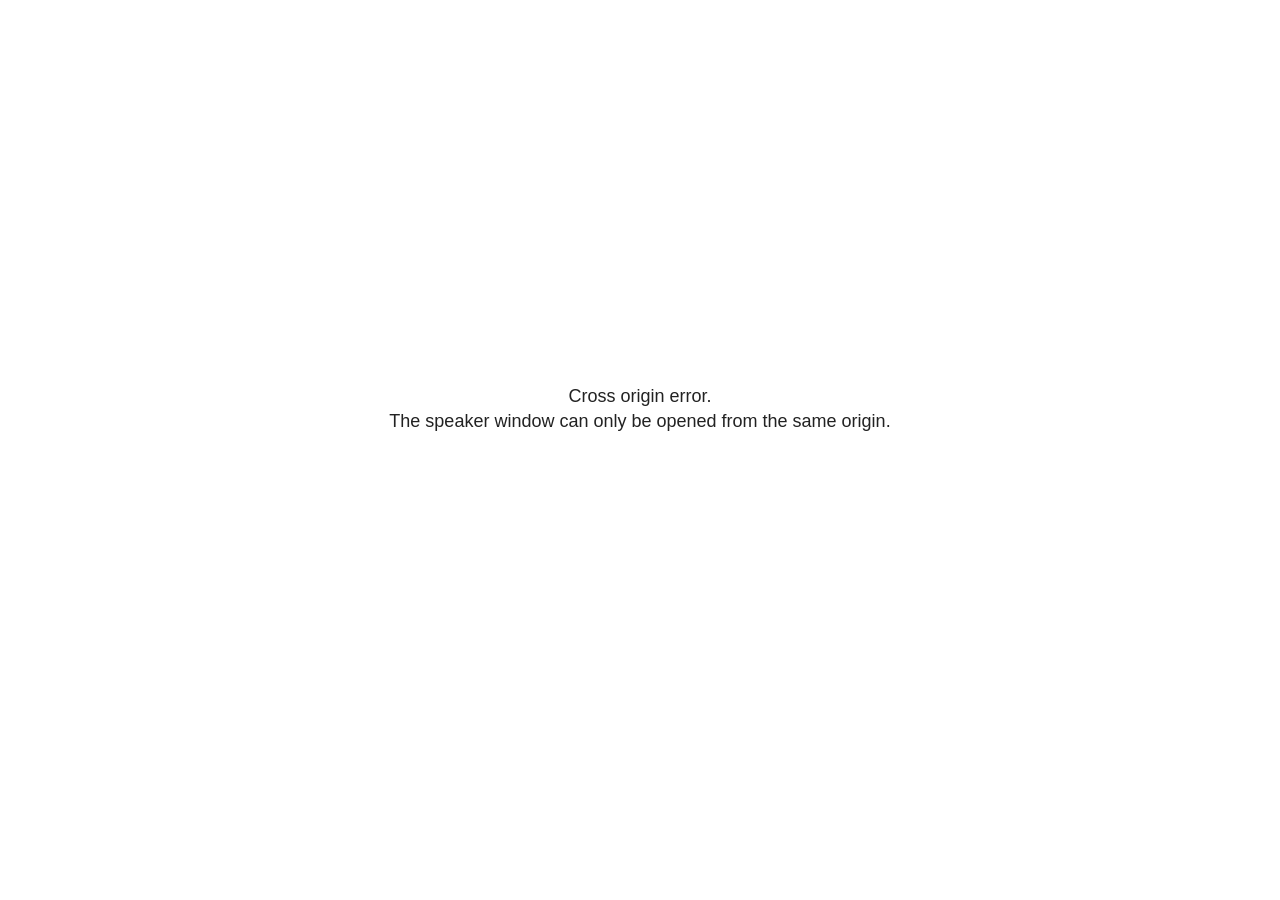
<file: _freeze/site_libs/revealjs/plugin/notes/speaker-view.html>
<!--
	NOTE: You need to build the notes plugin after making changes to this file.
-->
<html lang="en">
	<head>
		<meta charset="utf-8">

		<title>reveal.js - Speaker View</title>

		<style>
			body {
				font-family: Helvetica;
				font-size: 18px;
			}

			#current-slide,
			#upcoming-slide,
			#speaker-controls {
				padding: 6px;
				box-sizing: border-box;
				-moz-box-sizing: border-box;
			}

			#current-slide iframe,
			#upcoming-slide iframe {
				width: 100%;
				height: 100%;
				border: 1px solid #ddd;
			}

			#current-slide .label,
			#upcoming-slide .label {
				position: absolute;
				top: 10px;
				left: 10px;
				z-index: 2;
			}

			#connection-status {
				position: absolute;
				top: 0;
				left: 0;
				width: 100%;
				height: 100%;
				z-index: 20;
				padding: 30% 20% 20% 20%;
				font-size: 18px;
				color: #222;
				background: #fff;
				text-align: center;
				box-sizing: border-box;
				line-height: 1.4;
			}

			.overlay-element {
				height: 34px;
				line-height: 34px;
				padding: 0 10px;
				text-shadow: none;
				background: rgba( 220, 220, 220, 0.8 );
				color: #222;
				font-size: 14px;
			}

			.overlay-element.interactive:hover {
				background: rgba( 220, 220, 220, 1 );
			}

			#current-slide {
				position: absolute;
				width: 60%;
				height: 100%;
				top: 0;
				left: 0;
				padding-right: 0;
			}

			#upcoming-slide {
				position: absolute;
				width: 40%;
				height: 40%;
				right: 0;
				top: 0;
			}

			/* Speaker controls */
			#speaker-controls {
				position: absolute;
				top: 40%;
				right: 0;
				width: 40%;
				height: 60%;
				overflow: auto;
				font-size: 18px;
			}

				.speaker-controls-time.hidden,
				.speaker-controls-notes.hidden {
					display: none;
				}

				.speaker-controls-time .label,
				.speaker-controls-pace .label,
				.speaker-controls-notes .label {
					text-transform: uppercase;
					font-weight: normal;
					font-size: 0.66em;
					color: #666;
					margin: 0;
				}

				.speaker-controls-time, .speaker-controls-pace {
					border-bottom: 1px solid rgba( 200, 200, 200, 0.5 );
					margin-bottom: 10px;
					padding: 10px 16px;
					padding-bottom: 20px;
					cursor: pointer;
				}

				.speaker-controls-time .reset-button {
					opacity: 0;
					float: right;
					color: #666;
					text-decoration: none;
				}
				.speaker-controls-time:hover .reset-button {
					opacity: 1;
				}

				.speaker-controls-time .timer,
				.speaker-controls-time .clock {
					width: 50%;
				}

				.speaker-controls-time .timer,
				.speaker-controls-time .clock,
				.speaker-controls-time .pacing .hours-value,
				.speaker-controls-time .pacing .minutes-value,
				.speaker-controls-time .pacing .seconds-value {
					font-size: 1.9em;
				}

				.speaker-controls-time .timer {
					float: left;
				}

				.speaker-controls-time .clock {
					float: right;
					text-align: right;
				}

				.speaker-controls-time span.mute {
					opacity: 0.3;
				}

				.speaker-controls-time .pacing-title {
					margin-top: 5px;
				}

				.speaker-controls-time .pacing.ahead {
					color: blue;
				}

				.speaker-controls-time .pacing.on-track {
					color: green;
				}

				.speaker-controls-time .pacing.behind {
					color: red;
				}

				.speaker-controls-notes {
					padding: 10px 16px;
				}

				.speaker-controls-notes .value {
					margin-top: 5px;
					line-height: 1.4;
					font-size: 1.2em;
				}

			/* Layout selector */
			#speaker-layout {
				position: absolute;
				top: 10px;
				right: 10px;
				color: #222;
				z-index: 10;
			}
				#speaker-layout select {
					position: absolute;
					width: 100%;
					height: 100%;
					top: 0;
					left: 0;
					border: 0;
					box-shadow: 0;
					cursor: pointer;
					opacity: 0;

					font-size: 1em;
					background-color: transparent;

					-moz-appearance: none;
					-webkit-appearance: none;
					-webkit-tap-highlight-color: rgba(0, 0, 0, 0);
				}

				#speaker-layout select:focus {
					outline: none;
					box-shadow: none;
				}

			.clear {
				clear: both;
			}

			/* Speaker layout: Wide */
			body[data-speaker-layout="wide"] #current-slide,
			body[data-speaker-layout="wide"] #upcoming-slide {
				width: 50%;
				height: 45%;
				padding: 6px;
			}

			body[data-speaker-layout="wide"] #current-slide {
				top: 0;
				left: 0;
			}

			body[data-speaker-layout="wide"] #upcoming-slide {
				top: 0;
				left: 50%;
			}

			body[data-speaker-layout="wide"] #speaker-controls {
				top: 45%;
				left: 0;
				width: 100%;
				height: 50%;
				font-size: 1.25em;
			}

			/* Speaker layout: Tall */
			body[data-speaker-layout="tall"] #current-slide,
			body[data-speaker-layout="tall"] #upcoming-slide {
				width: 45%;
				height: 50%;
				padding: 6px;
			}

			body[data-speaker-layout="tall"] #current-slide {
				top: 0;
				left: 0;
			}

			body[data-speaker-layout="tall"] #upcoming-slide {
				top: 50%;
				left: 0;
			}

			body[data-speaker-layout="tall"] #speaker-controls {
				padding-top: 40px;
				top: 0;
				left: 45%;
				width: 55%;
				height: 100%;
				font-size: 1.25em;
			}

			/* Speaker layout: Notes only */
			body[data-speaker-layout="notes-only"] #current-slide,
			body[data-speaker-layout="notes-only"] #upcoming-slide {
				display: none;
			}

			body[data-speaker-layout="notes-only"] #speaker-controls {
				padding-top: 40px;
				top: 0;
				left: 0;
				width: 100%;
				height: 100%;
				font-size: 1.25em;
			}

			@media screen and (max-width: 1080px) {
				body[data-speaker-layout="default"] #speaker-controls {
					font-size: 16px;
				}
			}

			@media screen and (max-width: 900px) {
				body[data-speaker-layout="default"] #speaker-controls {
					font-size: 14px;
				}
			}

			@media screen and (max-width: 800px) {
				body[data-speaker-layout="default"] #speaker-controls {
					font-size: 12px;
				}
			}

		</style>
	</head>

	<body>

		<div id="connection-status">Loading speaker view...</div>

		<div id="current-slide"></div>
		<div id="upcoming-slide"><span class="overlay-element label">Upcoming</span></div>
		<div id="speaker-controls">
			<div class="speaker-controls-time">
				<h4 class="label">Time <span class="reset-button">Click to Reset</span></h4>
				<div class="clock">
					<span class="clock-value">0:00 AM</span>
				</div>
				<div class="timer">
					<span class="hours-value">00</span><span class="minutes-value">:00</span><span class="seconds-value">:00</span>
				</div>
				<div class="clear"></div>

				<h4 class="label pacing-title" style="display: none">Pacing – Time to finish current slide</h4>
				<div class="pacing" style="display: none">
					<span class="hours-value">00</span><span class="minutes-value">:00</span><span class="seconds-value">:00</span>
				</div>
			</div>

			<div class="speaker-controls-notes hidden">
				<h4 class="label">Notes</h4>
				<div class="value"></div>
			</div>
		</div>
		<div id="speaker-layout" class="overlay-element interactive">
			<span class="speaker-layout-label"></span>
			<select class="speaker-layout-dropdown"></select>
		</div>

		<script>

			(function() {

				var notes,
					notesValue,
					currentState,
					currentSlide,
					upcomingSlide,
					layoutLabel,
					layoutDropdown,
					pendingCalls = {},
					lastRevealApiCallId = 0,
					connected = false

				var connectionStatus = document.querySelector( '#connection-status' );

				var SPEAKER_LAYOUTS = {
					'default': 'Default',
					'wide': 'Wide',
					'tall': 'Tall',
					'notes-only': 'Notes only'
				};

				setupLayout();

				let openerOrigin;

				try {
					openerOrigin = window.opener.location.origin;
				}
				catch ( error ) { console.warn( error ) }

				// In order to prevent XSS, the speaker view will only run if its
				// opener has the same origin as itself
				if( window.location.origin !== openerOrigin ) {
					connectionStatus.innerHTML = 'Cross origin error.<br>The speaker window can only be opened from the same origin.';
					return;
				}

				var connectionTimeout = setTimeout( function() {
					connectionStatus.innerHTML = 'Error connecting to main window.<br>Please try closing and reopening the speaker view.';
				}, 5000 );

				window.addEventListener( 'message', function( event ) {

					// Validate the origin of all messages to avoid parsing messages
					// that aren't meant for us. Ignore when running off file:// so
					// that the speaker view continues to work without a web server.
					if( window.location.origin !== event.origin && window.location.origin !== 'file://' ) {
						return
					}

					clearTimeout( connectionTimeout );
					connectionStatus.style.display = 'none';

					var data = JSON.parse( event.data );

					// The overview mode is only useful to the reveal.js instance
					// where navigation occurs so we don't sync it
					if( data.state ) delete data.state.overview;

					// Messages sent by the notes plugin inside of the main window
					if( data && data.namespace === 'reveal-notes' ) {
						if( data.type === 'connect' ) {
							handleConnectMessage( data );
						}
						else if( data.type === 'state' ) {
							handleStateMessage( data );
						}
						else if( data.type === 'return' ) {
							pendingCalls[data.callId](data.result);
							delete pendingCalls[data.callId];
						}
					}
					// Messages sent by the reveal.js inside of the current slide preview
					else if( data && data.namespace === 'reveal' ) {
						if( /ready/.test( data.eventName ) ) {
							// Send a message back to notify that the handshake is complete
							window.opener.postMessage( JSON.stringify({ namespace: 'reveal-notes', type: 'connected'} ), '*' );
						}
						else if( /slidechanged|fragmentshown|fragmenthidden|paused|resumed/.test( data.eventName ) && currentState !== JSON.stringify( data.state ) ) {

							dispatchStateToMainWindow( data.state );

						}
					}

				} );

				/**
				 * Updates the presentation in the main window to match the state
				 * of the presentation in the notes window.
				 */
				const dispatchStateToMainWindow = debounce(( state ) => {
					window.opener.postMessage( JSON.stringify({ method: 'setState', args: [ state ]} ), '*' );
				}, 500);

				/**
				 * Asynchronously calls the Reveal.js API of the main frame.
				 */
				function callRevealApi( methodName, methodArguments, callback ) {

					var callId = ++lastRevealApiCallId;
					pendingCalls[callId] = callback;
					window.opener.postMessage( JSON.stringify( {
						namespace: 'reveal-notes',
						type: 'call',
						callId: callId,
						methodName: methodName,
						arguments: methodArguments
					} ), '*' );

				}

				/**
				 * Called when the main window is trying to establish a
				 * connection.
				 */
				function handleConnectMessage( data ) {

					if( connected === false ) {
						connected = true;

						setupIframes( data );
						setupKeyboard();
						setupNotes();
						setupTimer();
						setupHeartbeat();
					}

				}

				/**
				 * Called when the main window sends an updated state.
				 */
				function handleStateMessage( data ) {

					// Store the most recently set state to avoid circular loops
					// applying the same state
					currentState = JSON.stringify( data.state );

					// No need for updating the notes in case of fragment changes
					if ( data.notes ) {
						notes.classList.remove( 'hidden' );
						notesValue.style.whiteSpace = data.whitespace;
						if( data.markdown ) {
							notesValue.innerHTML = marked( data.notes );
						}
						else {
							notesValue.innerHTML = data.notes;
						}
					}
					else {
						notes.classList.add( 'hidden' );
					}

					// Update the note slides
					currentSlide.contentWindow.postMessage( JSON.stringify({ method: 'setState', args: [ data.state ] }), '*' );
					upcomingSlide.contentWindow.postMessage( JSON.stringify({ method: 'setState', args: [ data.state ] }), '*' );
					upcomingSlide.contentWindow.postMessage( JSON.stringify({ method: 'next' }), '*' );

				}

				// Limit to max one state update per X ms
				handleStateMessage = debounce( handleStateMessage, 200 );

				/**
				 * Forward keyboard events to the current slide window.
				 * This enables keyboard events to work even if focus
				 * isn't set on the current slide iframe.
				 *
				 * Block F5 default handling, it reloads and disconnects
				 * the speaker notes window.
				 */
				function setupKeyboard() {

					document.addEventListener( 'keydown', function( event ) {
						if( event.keyCode === 116 || ( event.metaKey && event.keyCode === 82 ) ) {
							event.preventDefault();
							return false;
						}
						currentSlide.contentWindow.postMessage( JSON.stringify({ method: 'triggerKey', args: [ event.keyCode ] }), '*' );
					} );

				}

				/**
				 * Creates the preview iframes.
				 */
				function setupIframes( data ) {

					var params = [
						'receiver',
						'progress=false',
						'history=false',
						'transition=none',
						'autoSlide=0',
						'backgroundTransition=none'
					].join( '&' );

					var urlSeparator = /\?/.test(data.url) ? '&' : '?';
					var hash = '#/' + data.state.indexh + '/' + data.state.indexv;
					var currentURL = data.url + urlSeparator + params + '&scrollActivationWidth=false&postMessageEvents=true' + hash;
					var upcomingURL = data.url + urlSeparator + params + '&scrollActivationWidth=false&controls=false' + hash;

					currentSlide = document.createElement( 'iframe' );
					currentSlide.setAttribute( 'width', 1280 );
					currentSlide.setAttribute( 'height', 1024 );
					currentSlide.setAttribute( 'src', currentURL );
					document.querySelector( '#current-slide' ).appendChild( currentSlide );

					upcomingSlide = document.createElement( 'iframe' );
					upcomingSlide.setAttribute( 'width', 640 );
					upcomingSlide.setAttribute( 'height', 512 );
					upcomingSlide.setAttribute( 'src', upcomingURL );
					document.querySelector( '#upcoming-slide' ).appendChild( upcomingSlide );

				}

				/**
				 * Setup the notes UI.
				 */
				function setupNotes() {

					notes = document.querySelector( '.speaker-controls-notes' );
					notesValue = document.querySelector( '.speaker-controls-notes .value' );

				}

				/**
				 * We send out a heartbeat at all times to ensure we can
				 * reconnect with the main presentation window after reloads.
				 */
				function setupHeartbeat() {

					setInterval( () => {
						window.opener.postMessage( JSON.stringify({ namespace: 'reveal-notes', type: 'heartbeat'} ), '*' );
					}, 1000 );

				}

				function getTimings( callback ) {

					callRevealApi( 'getSlidesAttributes', [], function ( slideAttributes ) {
						callRevealApi( 'getConfig', [], function ( config ) {
							var totalTime = config.totalTime;
							var minTimePerSlide = config.minimumTimePerSlide || 0;
							var defaultTiming = config.defaultTiming;
							if ((defaultTiming == null) && (totalTime == null)) {
								callback(null);
								return;
							}
							// Setting totalTime overrides defaultTiming
							if (totalTime) {
								defaultTiming = 0;
							}
							var timings = [];
							for ( var i in slideAttributes ) {
								var slide = slideAttributes[ i ];
								var timing = defaultTiming;
								if( slide.hasOwnProperty( 'data-timing' )) {
									var t = slide[ 'data-timing' ];
									timing = parseInt(t);
									if( isNaN(timing) ) {
										console.warn("Could not parse timing '" + t + "' of slide " + i + "; using default of " + defaultTiming);
										timing = defaultTiming;
									}
								}
								timings.push(timing);
							}
							if ( totalTime ) {
								// After we've allocated time to individual slides, we summarize it and
								// subtract it from the total time
								var remainingTime = totalTime - timings.reduce( function(a, b) { return a + b; }, 0 );
								// The remaining time is divided by the number of slides that have 0 seconds
								// allocated at the moment, giving the average time-per-slide on the remaining slides
								var remainingSlides = (timings.filter( function(x) { return x == 0 }) ).length
								var timePerSlide = Math.round( remainingTime / remainingSlides, 0 )
								// And now we replace every zero-value timing with that average
								timings = timings.map( function(x) { return (x==0 ? timePerSlide : x) } );
							}
							var slidesUnderMinimum = timings.filter( function(x) { return (x < minTimePerSlide) } ).length
							if ( slidesUnderMinimum ) {
								message = "The pacing time for " + slidesUnderMinimum + " slide(s) is under the configured minimum of " + minTimePerSlide + " seconds. Check the data-timing attribute on individual slides, or consider increasing the totalTime or minimumTimePerSlide configuration options (or removing some slides).";
								alert(message);
							}
							callback( timings );
						} );
					} );

				}

				/**
				 * Return the number of seconds allocated for presenting
				 * all slides up to and including this one.
				 */
				function getTimeAllocated( timings, callback ) {

					callRevealApi( 'getSlidePastCount', [], function ( currentSlide ) {
						var allocated = 0;
						for (var i in timings.slice(0, currentSlide + 1)) {
							allocated += timings[i];
						}
						callback( allocated );
					} );

				}

				/**
				 * Create the timer and clock and start updating them
				 * at an interval.
				 */
				function setupTimer() {

					var start = new Date(),
					timeEl = document.querySelector( '.speaker-controls-time' ),
					clockEl = timeEl.querySelector( '.clock-value' ),
					hoursEl = timeEl.querySelector( '.hours-value' ),
					minutesEl = timeEl.querySelector( '.minutes-value' ),
					secondsEl = timeEl.querySelector( '.seconds-value' ),
					pacingTitleEl = timeEl.querySelector( '.pacing-title' ),
					pacingEl = timeEl.querySelector( '.pacing' ),
					pacingHoursEl = pacingEl.querySelector( '.hours-value' ),
					pacingMinutesEl = pacingEl.querySelector( '.minutes-value' ),
					pacingSecondsEl = pacingEl.querySelector( '.seconds-value' );

					var timings = null;
					getTimings( function ( _timings ) {

						timings = _timings;
						if (_timings !== null) {
							pacingTitleEl.style.removeProperty('display');
							pacingEl.style.removeProperty('display');
						}

						// Update once directly
						_updateTimer();

						// Then update every second
						setInterval( _updateTimer, 1000 );

					} );


					function _resetTimer() {

						if (timings == null) {
							start = new Date();
							_updateTimer();
						}
						else {
							// Reset timer to beginning of current slide
							getTimeAllocated( timings, function ( slideEndTimingSeconds ) {
								var slideEndTiming = slideEndTimingSeconds * 1000;
								callRevealApi( 'getSlidePastCount', [], function ( currentSlide ) {
									var currentSlideTiming = timings[currentSlide] * 1000;
									var previousSlidesTiming = slideEndTiming - currentSlideTiming;
									var now = new Date();
									start = new Date(now.getTime() - previousSlidesTiming);
									_updateTimer();
								} );
							} );
						}

					}

					timeEl.addEventListener( 'click', function() {
						_resetTimer();
						return false;
					} );

					function _displayTime( hrEl, minEl, secEl, time) {

						var sign = Math.sign(time) == -1 ? "-" : "";
						time = Math.abs(Math.round(time / 1000));
						var seconds = time % 60;
						var minutes = Math.floor( time / 60 ) % 60 ;
						var hours = Math.floor( time / ( 60 * 60 )) ;
						hrEl.innerHTML = sign + zeroPadInteger( hours );
						if (hours == 0) {
							hrEl.classList.add( 'mute' );
						}
						else {
							hrEl.classList.remove( 'mute' );
						}
						minEl.innerHTML = ':' + zeroPadInteger( minutes );
						if (hours == 0 && minutes == 0) {
							minEl.classList.add( 'mute' );
						}
						else {
							minEl.classList.remove( 'mute' );
						}
						secEl.innerHTML = ':' + zeroPadInteger( seconds );
					}

					function _updateTimer() {

						var diff, hours, minutes, seconds,
						now = new Date();

						diff = now.getTime() - start.getTime();

						clockEl.innerHTML = now.toLocaleTimeString( 'en-US', { hour12: true, hour: '2-digit', minute:'2-digit' } );
						_displayTime( hoursEl, minutesEl, secondsEl, diff );
						if (timings !== null) {
							_updatePacing(diff);
						}

					}

					function _updatePacing(diff) {

						getTimeAllocated( timings, function ( slideEndTimingSeconds ) {
							var slideEndTiming = slideEndTimingSeconds * 1000;

							callRevealApi( 'getSlidePastCount', [], function ( currentSlide ) {
								var currentSlideTiming = timings[currentSlide] * 1000;
								var timeLeftCurrentSlide = slideEndTiming - diff;
								if (timeLeftCurrentSlide < 0) {
									pacingEl.className = 'pacing behind';
								}
								else if (timeLeftCurrentSlide < currentSlideTiming) {
									pacingEl.className = 'pacing on-track';
								}
								else {
									pacingEl.className = 'pacing ahead';
								}
								_displayTime( pacingHoursEl, pacingMinutesEl, pacingSecondsEl, timeLeftCurrentSlide );
							} );
						} );
					}

				}

				/**
				 * Sets up the speaker view layout and layout selector.
				 */
				function setupLayout() {

					layoutDropdown = document.querySelector( '.speaker-layout-dropdown' );
					layoutLabel = document.querySelector( '.speaker-layout-label' );

					// Render the list of available layouts
					for( var id in SPEAKER_LAYOUTS ) {
						var option = document.createElement( 'option' );
						option.setAttribute( 'value', id );
						option.textContent = SPEAKER_LAYOUTS[ id ];
						layoutDropdown.appendChild( option );
					}

					// Monitor the dropdown for changes
					layoutDropdown.addEventListener( 'change', function( event ) {

						setLayout( layoutDropdown.value );

					}, false );

					// Restore any currently persisted layout
					setLayout( getLayout() );

				}

				/**
				 * Sets a new speaker view layout. The layout is persisted
				 * in local storage.
				 */
				function setLayout( value ) {

					var title = SPEAKER_LAYOUTS[ value ];

					layoutLabel.innerHTML = 'Layout' + ( title ? ( ': ' + title ) : '' );
					layoutDropdown.value = value;

					document.body.setAttribute( 'data-speaker-layout', value );

					// Persist locally
					if( supportsLocalStorage() ) {
						window.localStorage.setItem( 'reveal-speaker-layout', value );
					}

				}

				/**
				 * Returns the ID of the most recently set speaker layout
				 * or our default layout if none has been set.
				 */
				function getLayout() {

					if( supportsLocalStorage() ) {
						var layout = window.localStorage.getItem( 'reveal-speaker-layout' );
						if( layout ) {
							return layout;
						}
					}

					// Default to the first record in the layouts hash
					for( var id in SPEAKER_LAYOUTS ) {
						return id;
					}

				}

				function supportsLocalStorage() {

					try {
						localStorage.setItem('test', 'test');
						localStorage.removeItem('test');
						return true;
					}
					catch( e ) {
						return false;
					}

				}

				function zeroPadInteger( num ) {

					var str = '00' + parseInt( num );
					return str.substring( str.length - 2 );

				}

				/**
				 * Limits the frequency at which a function can be called.
				 */
				function debounce( fn, ms ) {

					var lastTime = 0,
						timeout;

					return function() {

						var args = arguments;
						var context = this;

						clearTimeout( timeout );

						var timeSinceLastCall = Date.now() - lastTime;
						if( timeSinceLastCall > ms ) {
							fn.apply( context, args );
							lastTime = Date.now();
						}
						else {
							timeout = setTimeout( function() {
								fn.apply( context, args );
								lastTime = Date.now();
							}, ms - timeSinceLastCall );
						}

					}

				}

			})();

		</script>
	</body>
</html>
</file>
<file: docs/site_libs/quarto-html/tippy.css>
.tippy-box[data-animation=fade][data-state=hidden]{opacity:0}[data-tippy-root]{max-width:calc(100vw - 10px)}.tippy-box{position:relative;background-color:#333;color:#fff;border-radius:4px;font-size:14px;line-height:1.4;white-space:normal;outline:0;transition-property:transform,visibility,opacity}.tippy-box[data-placement^=top]>.tippy-arrow{bottom:0}.tippy-box[data-placement^=top]>.tippy-arrow:before{bottom:-7px;left:0;border-width:8px 8px 0;border-top-color:initial;transform-origin:center top}.tippy-box[data-placement^=bottom]>.tippy-arrow{top:0}.tippy-box[data-placement^=bottom]>.tippy-arrow:before{top:-7px;left:0;border-width:0 8px 8px;border-bottom-color:initial;transform-origin:center bottom}.tippy-box[data-placement^=left]>.tippy-arrow{right:0}.tippy-box[data-placement^=left]>.tippy-arrow:before{border-width:8px 0 8px 8px;border-left-color:initial;right:-7px;transform-origin:center left}.tippy-box[data-placement^=right]>.tippy-arrow{left:0}.tippy-box[data-placement^=right]>.tippy-arrow:before{left:-7px;border-width:8px 8px 8px 0;border-right-color:initial;transform-origin:center right}.tippy-box[data-inertia][data-state=visible]{transition-timing-function:cubic-bezier(.54,1.5,.38,1.11)}.tippy-arrow{width:16px;height:16px;color:#333}.tippy-arrow:before{content:"";position:absolute;border-color:transparent;border-style:solid}.tippy-content{position:relative;padding:5px 9px;z-index:1}
</file>
<file: docs/site_libs/quarto-html/quarto-syntax-highlighting-ea385d0e468b0dd5ea5bf0780b1290d9.css>
/* quarto syntax highlight colors */
:root {
  --quarto-hl-ot-color: #003B4F;
  --quarto-hl-at-color: #657422;
  --quarto-hl-ss-color: #20794D;
  --quarto-hl-an-color: #5E5E5E;
  --quarto-hl-fu-color: #4758AB;
  --quarto-hl-st-color: #20794D;
  --quarto-hl-cf-color: #003B4F;
  --quarto-hl-op-color: #5E5E5E;
  --quarto-hl-er-color: #AD0000;
  --quarto-hl-bn-color: #AD0000;
  --quarto-hl-al-color: #AD0000;
  --quarto-hl-va-color: #111111;
  --quarto-hl-bu-color: inherit;
  --quarto-hl-ex-color: inherit;
  --quarto-hl-pp-color: #AD0000;
  --quarto-hl-in-color: #5E5E5E;
  --quarto-hl-vs-color: #20794D;
  --quarto-hl-wa-color: #5E5E5E;
  --quarto-hl-do-color: #5E5E5E;
  --quarto-hl-im-color: #00769E;
  --quarto-hl-ch-color: #20794D;
  --quarto-hl-dt-color: #AD0000;
  --quarto-hl-fl-color: #AD0000;
  --quarto-hl-co-color: #5E5E5E;
  --quarto-hl-cv-color: #5E5E5E;
  --quarto-hl-cn-color: #8f5902;
  --quarto-hl-sc-color: #5E5E5E;
  --quarto-hl-dv-color: #AD0000;
  --quarto-hl-kw-color: #003B4F;
}

/* other quarto variables */
:root {
  --quarto-font-monospace: SFMono-Regular, Menlo, Monaco, Consolas, "Liberation Mono", "Courier New", monospace;
}

/* syntax highlight based on Pandoc's rules */
pre > code.sourceCode > span {
  color: #003B4F;
}

code.sourceCode > span {
  color: #003B4F;
}

div.sourceCode,
div.sourceCode pre.sourceCode {
  color: #003B4F;
}

/* Normal */
code span {
  color: #003B4F;
}

/* Alert */
code span.al {
  color: #AD0000;
  font-style: inherit;
}

/* Annotation */
code span.an {
  color: #5E5E5E;
  font-style: inherit;
}

/* Attribute */
code span.at {
  color: #657422;
  font-style: inherit;
}

/* BaseN */
code span.bn {
  color: #AD0000;
  font-style: inherit;
}

/* BuiltIn */
code span.bu {
  font-style: inherit;
}

/* ControlFlow */
code span.cf {
  color: #003B4F;
  font-weight: bold;
  font-style: inherit;
}

/* Char */
code span.ch {
  color: #20794D;
  font-style: inherit;
}

/* Constant */
code span.cn {
  color: #8f5902;
  font-style: inherit;
}

/* Comment */
code span.co {
  color: #5E5E5E;
  font-style: inherit;
}

/* CommentVar */
code span.cv {
  color: #5E5E5E;
  font-style: italic;
}

/* Documentation */
code span.do {
  color: #5E5E5E;
  font-style: italic;
}

/* DataType */
code span.dt {
  color: #AD0000;
  font-style: inherit;
}

/* DecVal */
code span.dv {
  color: #AD0000;
  font-style: inherit;
}

/* Error */
code span.er {
  color: #AD0000;
  font-style: inherit;
}

/* Extension */
code span.ex {
  font-style: inherit;
}

/* Float */
code span.fl {
  color: #AD0000;
  font-style: inherit;
}

/* Function */
code span.fu {
  color: #4758AB;
  font-style: inherit;
}

/* Import */
code span.im {
  color: #00769E;
  font-style: inherit;
}

/* Information */
code span.in {
  color: #5E5E5E;
  font-style: inherit;
}

/* Keyword */
code span.kw {
  color: #003B4F;
  font-weight: bold;
  font-style: inherit;
}

/* Operator */
code span.op {
  color: #5E5E5E;
  font-style: inherit;
}

/* Other */
code span.ot {
  color: #003B4F;
  font-style: inherit;
}

/* Preprocessor */
code span.pp {
  color: #AD0000;
  font-style: inherit;
}

/* SpecialChar */
code span.sc {
  color: #5E5E5E;
  font-style: inherit;
}

/* SpecialString */
code span.ss {
  color: #20794D;
  font-style: inherit;
}

/* String */
code span.st {
  color: #20794D;
  font-style: inherit;
}

/* Variable */
code span.va {
  color: #111111;
  font-style: inherit;
}

/* VerbatimString */
code span.vs {
  color: #20794D;
  font-style: inherit;
}

/* Warning */
code span.wa {
  color: #5E5E5E;
  font-style: italic;
}

.prevent-inlining {
  content: "</";
}

/*# sourceMappingURL=538754cbb4183396a2435bcb80637e05.css.map */
</file>
<file: docs/styles.css>
/* css styles */
</file>
